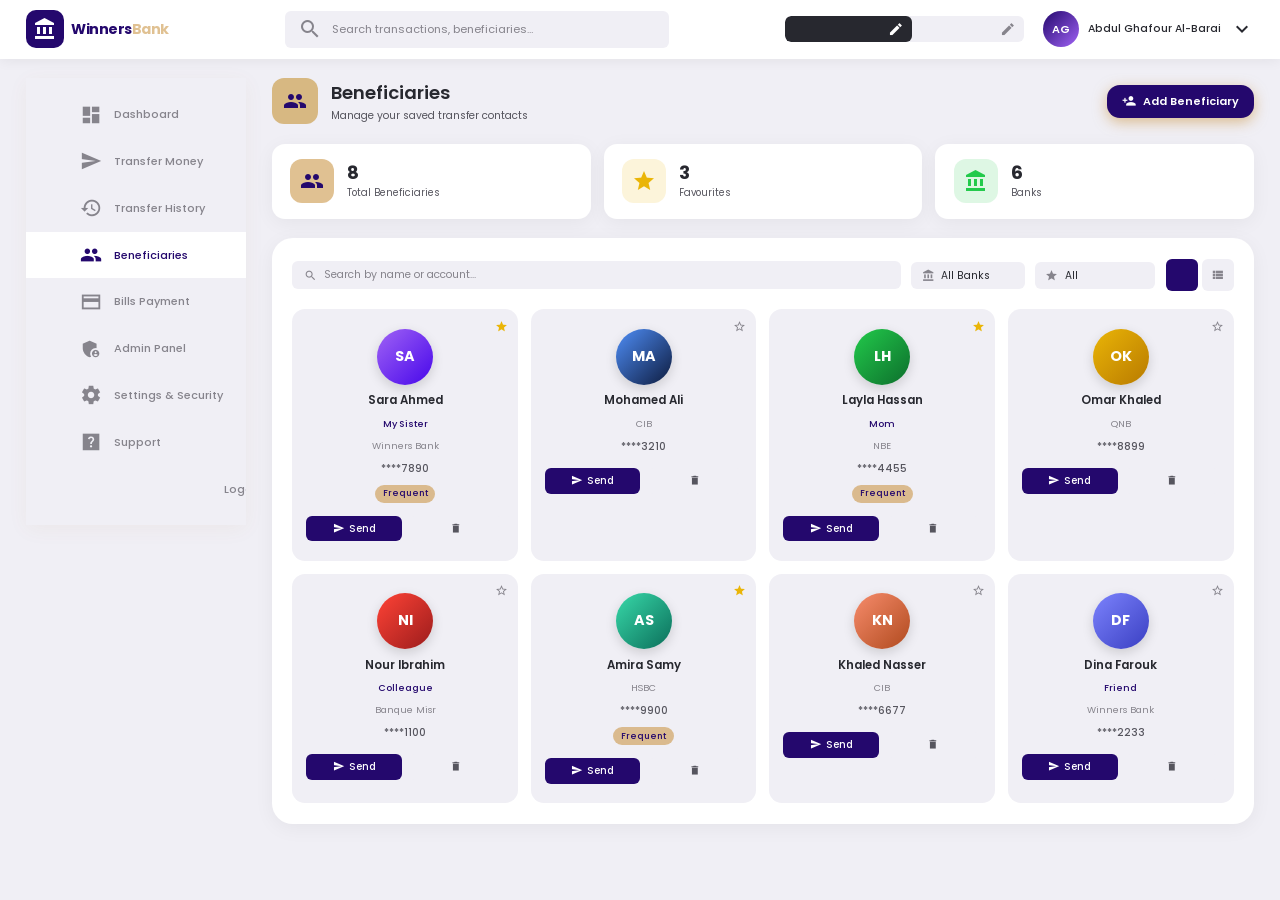
<file: wwwroot/Beneficiaries.HTML>
<!doctype html>
<html lang="en">
  <head>
    <meta charset="UTF-8" />
    <meta name="viewport" content="width=device-width, initial-scale=1.0" />
    <title>Beneficiaries — Winners Bank</title>
    <link
      href="https://fonts.googleapis.com/icon?family=Material+Icons+Sharp"
      rel="stylesheet"
    />
    <!--GOOGLE FONT "POPPINS"-->
    <link rel="preconnect" href="https://fonts.googleapis.com" />
    <link rel="preconnect" href="https://fonts.gstatic.com" crossorigin />
    <link
      href="https://fonts.googleapis.com/css2?family=Poppins:wght@300;400;500;600;700&display=swap"
      rel="stylesheet"
    />
    <style>
      :root {
        --color-white: #ffffff;
        --color-light: #f0eff5;
        --color-gray-light: #86848c;
        --color-gray-dark: #56555e;
        --color-dark: #27282f;
        --color-primary: #24086d;
        --color-primary-light: rgba(204, 153, 76, 0.607);
        --color-success: #22ca4b;
        --color-success-light: rgba(34, 202, 75, 0.15);
        --color-danger: #ff4336;
        --color-danger-light: rgba(255, 67, 54, 0.15);
        --color-warning: #eab507;
        --color-warning-light: rgba(234, 181, 7, 0.15);
        --color-purple: #a063f5;
        --color-purple-light: rgba(160, 99, 245, 0.15);
        --card-border-radius: 1.6rem;
        --border-radius-1: 1rem;
        --border-radius-2: 6px;
        --card-padding: 1.6rem;
        --sidebar-width: 220px;
        --background-color: rgba(199, 148, 53, 0.597);
      }
      .dark-theme {
        --color-white: #131315;
        --color-light: #23232a;
        --color-dark: #ddd;
        --color-gray-dark: #adacb5;
      }
      *,
      *::before,
      *::after {
        margin: 0;
        padding: 0;
        box-sizing: border-box;
        outline: 0;
        border: 0;
        appearance: none;
        text-decoration: none;
        list-style: none;
      }
      html {
        font-size: 13px;
      }
      body {
        font-family: "Poppins", sans-serif;
        background: var(--color-light);
        color: var(--color-dark);
        min-height: 100vh;
      }
      h2 {
        font-size: 1.4rem;
      }
      h4 {
        font-size: 0.95rem;
      }
      h5 {
        font-size: 0.85rem;
        font-weight: 500;
      }
      p {
        font-size: 0.85rem;
        color: var(--color-gray-dark);
      }

      /* ===== NAVBAR ===== */
      nav {
        width: 100%;
        background: var(--color-white);
        padding: 0.8rem 0;
        position: sticky;
        top: 0;
        z-index: 100;
        box-shadow: 0 2px 12px rgba(0, 0, 0, 0.06);
      }
      nav .container {
        display: flex;
        justify-content: space-between;
        align-items: center;
        width: 96%;
        margin: 0 auto;
      }
      nav .logo-area {
        display: flex;
        align-items: center;
        gap: 0.6rem;
      }
      nav .logo-icon {
        width: 38px;
        height: 38px;
        background: var(--color-primary);
        border-radius: 10px;
        display: flex;
        align-items: center;
        justify-content: center;
        color: white;
        font-size: 1.4rem;
      }
      nav .logo-text {
        font-size: 1.1rem;
        font-weight: 700;
        color: var(--color-primary);
        letter-spacing: -0.5px;
      }
      nav .logo-text span {
        color: var(--color-primary-light);
      }
      nav .search-bar {
        background: var(--color-light);
        padding: 0.5rem 1rem;
        width: 30vw;
        border-radius: var(--border-radius-2);
        display: flex;
        align-items: center;
        gap: 0.8rem;
        color: var(--color-gray-light);
      }
      nav .search-bar input {
        background: transparent;
        width: 100%;
        font-family: "Poppins", sans-serif;
        font-size: 0.85rem;
        color: var(--color-dark);
      }
      nav .search-bar input::placeholder {
        color: var(--color-gray-light);
      }
      nav .profile-area {
        display: flex;
        align-items: center;
        gap: 1.5rem;
      }
      nav .theme-btn {
        display: flex;
        background: var(--color-light);
        border-radius: var(--border-radius-2);
        overflow: hidden;
        cursor: pointer;
      }
      nav .theme-btn span {
        padding: 0.4rem 0.6rem;
        font-size: 1.2rem;
        display: flex;
        align-items: center;
        justify-content: center;
        color: var(--color-gray-light);
        transition: all 200ms ease;
      }
      nav .theme-btn span.active {
        background: var(--color-dark);
        color: var(--color-white);
        border-radius: var(--border-radius-2);
      }
      nav .profile {
        display: flex;
        align-items: center;
        gap: 0.7rem;
        cursor: pointer;
      }
      nav .profile-photo {
        width: 36px;
        height: 36px;
        border-radius: 50%;
        background: linear-gradient(
          135deg,
          var(--color-primary),
          var(--color-purple)
        );
        display: flex;
        align-items: center;
        justify-content: center;
        color: white;
        font-size: 0.85rem;
        font-weight: 600;
        flex-shrink: 0;
      }
      nav .profile h5 {
        font-size: 0.82rem;
        white-space: nowrap;
      }
      #menu-btn {
        display: none;
        background: transparent;
        cursor: pointer;
        color: var(--color-dark);
        font-size: 1.5rem;
      }

      /* ===== LAYOUT ===== */
      main {
        display: grid;
        grid-template-columns: var(--sidebar-width) 1fr;
        gap: 2rem;
        width: 96%;
        margin: 1.5rem auto 4rem;
      }
      aside {
        display: flex;
        flex-direction: column;
        justify-content: space-between;
        height: 88vh;
      }
      #close-btn {
        display: none;
      }

      .sidebar {
        padding: 1rem 0;
        box-shadow: 0 4px 20px rgba(149, 89, 20, 0.05);
        overflow: hidden;
      }
      .sidebar a {
        display: flex;
        align-items: center;
        gap: 0.9rem;
        height: 3.6rem;
        padding: 0 1.2rem;
        color: var(--color-gray-light);
        position: relative;
        transition: all 250ms ease;
      }
      .sidebar a span.material-icons-sharp {
        font-size: 1.7rem;
        margin-left: 3rem;
        transition: all 500ms ease;
      }

      .sidebar a h4 {
        font-size: 0.85rem;
        font-weight: 500;
        white-space: nowrap;
      }
      .sidebar a.active {
        background: var(--color-white);
        color: var(--color-primary);
      }
      .sidebar a.active::before {
        content: "";
        width: 6px;
        height: 100%;
        position: absolute;
        background: var(color --color-primary);
      }
      .sidebar a:hover {
        color: var(--color-primary);
      }
      .sidebar a:hover span.material-icons-sharp {
        transform: translateX(4px);
        margin-left: 2rem;
      }

      /* ===== CONTENT ===== */
      .content {
        display: flex;
        flex-direction: column;
        gap: 1.5rem;
      }

      .page-header {
        display: flex;
        align-items: center;
        justify-content: space-between;
        flex-wrap: wrap;
        gap: 1rem;
      }
      .page-header-left {
        display: flex;
        align-items: center;
        gap: 1rem;
      }
      .page-header .icon-box {
        width: 46px;
        height: 46px;
        border-radius: 12px;
        background: var(--background-color);
        display: flex;
        align-items: center;
        justify-content: center;
        color: var(--color-primary);
        font-size: 1.5rem;
      }
      .page-header h2 {
        font-weight: 600;
      }
      .page-header p {
        font-size: 0.8rem;
        margin-top: 2px;
      }

      .btn-add {
        display: flex;
        align-items: center;
        gap: 0.5rem;
        padding: 0.6rem 1.2rem;
        background: var(--color-primary);
        color: white;
        border-radius: var(--border-radius-1);
        font-family: "Poppins", sans-serif;
        font-size: 0.85rem;
        font-weight: 600;
        cursor: pointer;
        transition: all 250ms ease;
        box-shadow: 0 4px 14px var(--color-primary-light);
      }
      .btn-add:hover {
        background: #2a0977;
        transform: translateY(-1px);
      }
      .btn-add .material-icons-sharp {
        font-size: 1.1rem;
      }

      .card {
        background: var(--color-white);
        border-radius: var(--card-border-radius);
        padding: var(--card-padding);
        box-shadow: 0 4px 20px rgba(0, 0, 0, 0.05);
      }

      /* ===== STATS ===== */
      .stats-row {
        display: grid;
        grid-template-columns: repeat(3, 1fr);
        gap: 1rem;
      }
      .stat-card {
        background: var(--color-white);
        border-radius: var(--border-radius-1);
        padding: 1.2rem 1.4rem;
        box-shadow: 0 4px 20px rgba(0, 0, 0, 0.05);
        display: flex;
        align-items: center;
        gap: 1rem;
      }
      .stat-card .stat-icon {
        width: 44px;
        height: 44px;
        border-radius: 12px;
        display: flex;
        align-items: center;
        justify-content: center;
        font-size: 1.4rem;
        flex-shrink: 0;
      }
      .stat-card .stat-info h3 {
        font-size: 1.4rem;
        font-weight: 700;
        line-height: 1.2;
      }
      .stat-card .stat-info p {
        font-size: 0.75rem;
        margin-top: 2px;
      }

      /* ===== FILTERS ===== */
      .filters-bar {
        display: flex;
        align-items: center;
        gap: 0.8rem;
        flex-wrap: wrap;
        margin-bottom: 1.4rem;
      }
      .search-filter {
        display: flex;
        align-items: center;
        gap: 0.5rem;
        background: var(--color-light);
        border-radius: var(--border-radius-2);
        padding: 0.45rem 0.9rem;
        flex: 1;
        min-width: 200px;
      }
      .search-filter input {
        background: transparent;
        width: 100%;
        font-family: "Poppins", sans-serif;
        font-size: 0.82rem;
        color: var(--color-dark);
      }
      .search-filter input::placeholder {
        color: var(--color-gray-light);
      }
      .search-filter .material-icons-sharp {
        font-size: 1rem;
        color: var(--color-gray-light);
      }
      .filter-group {
        display: flex;
        align-items: center;
        gap: 0.5rem;
        background: var(--color-light);
        border-radius: var(--border-radius-2);
        padding: 0.45rem 0.8rem;
        font-size: 0.8rem;
        color: var(--color-gray-dark);
      }
      .filter-group select {
        background: transparent;
        font-family: "Poppins", sans-serif;
        font-size: 0.8rem;
        color: var(--color-dark);
        cursor: pointer;
      }
      .filter-group .material-icons-sharp {
        font-size: 1rem;
        color: var(--color-gray-light);
      }

      /* View toggle */
      .view-toggle {
        display: flex;
        gap: 0.3rem;
        margin-left: auto;
      }
      .view-btn {
        width: 32px;
        height: 32px;
        border-radius: var(--border-radius-2);
        display: flex;
        align-items: center;
        justify-content: center;
        cursor: pointer;
        background: var(--color-light);
        color: var(--color-gray-light);
        transition: all 200ms ease;
      }
      .view-btn.active {
        background: var(--color-primary);
        color: white;
      }
      .view-btn .material-icons-sharp {
        font-size: 1.1rem;
      }

      /* ===== GRID VIEW ===== */
      .beneficiaries-grid {
        display: grid;
        grid-template-columns: repeat(auto-fill, minmax(200px, 1fr));
        gap: 1rem;
      }

      .bene-card {
        background: var(--color-light);
        border-radius: var(--border-radius-1);
        padding: 1.4rem 1rem;
        display: flex;
        flex-direction: column;
        align-items: center;
        gap: 0.6rem;
        cursor: pointer;
        transition: all 250ms ease;
        position: relative;
        border: 1.5px solid transparent;
      }
      .bene-card:hover {
        background: var(--color-white);
        border-color: var(--color-primary-light);
        box-shadow: 0 6px 20px rgba(71, 7, 234, 0.1);
        transform: translateY(-2px);
      }

      .bene-card .fav-btn {
        position: absolute;
        top: 0.7rem;
        right: 0.7rem;
        background: none;
        cursor: pointer;
        color: var(--color-gray-light);
        font-size: 1rem;
        transition: color 200ms ease;
      }
      .bene-card .fav-btn.active {
        color: #eab507;
      }

      .bene-card .avatar {
        width: 56px;
        height: 56px;
        border-radius: 50%;
        display: flex;
        align-items: center;
        justify-content: center;
        font-size: 1.1rem;
        font-weight: 700;
        color: white;
        box-shadow: 0 4px 12px rgba(0, 0, 0, 0.15);
      }

      .bene-card .bene-name {
        font-weight: 600;
        font-size: 0.9rem;
        text-align: center;
      }
      .bene-card .bene-bank {
        font-size: 0.72rem;
        color: var(--color-gray-light);
      }
      .bene-card .bene-acc {
        font-size: 0.78rem;
        color: var(--color-gray-dark);
        font-weight: 500;
      }

      .bene-card .badge-freq {
        font-size: 0.68rem;
        padding: 0.2rem 0.6rem;
        border-radius: 20px;
        font-weight: 500;
      }

      .bene-card .card-actions {
        display: flex;
        gap: 0.5rem;
        margin-top: 0.4rem;
        width: 100%;
      }
      .bene-card .card-actions button {
        flex: 1;
        padding: 0.45rem;
        border-radius: var(--border-radius-2);
        font-family: "Poppins", sans-serif;
        font-size: 0.75rem;
        font-weight: 500;
        cursor: pointer;
        transition: all 200ms ease;
        display: flex;
        align-items: center;
        justify-content: center;
        gap: 0.3rem;
      }
      .bene-card .card-actions .btn-send {
        background: var(--color-primary);
        color: white;
      }
      .bene-card .card-actions .btn-send:hover {
        background: #3800c0;
      }
      .bene-card .card-actions .btn-more {
        background: var(--color-light);
        color: var(--color-gray-dark);
      }
      .bene-card .card-actions .btn-more:hover {
        background: var(--color-danger-light);
        color: var(--color-danger);
      }
      .bene-card .card-actions .material-icons-sharp {
        font-size: 0.9rem;
      }

      /* ===== LIST VIEW ===== */
      .beneficiaries-list {
        display: flex;
        flex-direction: column;
        gap: 0.6rem;
      }
      .bene-list-item {
        display: flex;
        align-items: center;
        gap: 1rem;
        padding: 0.9rem 1rem;
        border-radius: var(--border-radius-1);
        background: var(--color-light);
        cursor: pointer;
        transition: all 200ms ease;
        border: 1.5px solid transparent;
      }
      .bene-list-item:hover {
        background: var(--color-white);
        border-color: var(--color-primary-light);
        box-shadow: 0 4px 14px rgba(71, 7, 234, 0.08);
      }
      .bene-list-item .avatar {
        width: 42px;
        height: 42px;
        border-radius: 50%;
        display: flex;
        align-items: center;
        justify-content: center;
        font-size: 0.9rem;
        font-weight: 700;
        color: white;
        flex-shrink: 0;
      }
      .bene-list-item .bene-info {
        flex: 1;
      }
      .bene-list-item .bene-name {
        font-weight: 600;
        font-size: 0.88rem;
      }
      .bene-list-item .bene-sub {
        font-size: 0.75rem;
        color: var(--color-gray-light);
        margin-top: 2px;
      }
      .bene-list-item .bene-acc-right {
        font-size: 0.82rem;
        font-weight: 500;
        color: var(--color-gray-dark);
        white-space: nowrap;
      }
      .bene-list-item .list-actions {
        display: flex;
        gap: 0.4rem;
      }
      .bene-list-item .list-actions button {
        padding: 0.35rem 0.7rem;
        border-radius: var(--border-radius-2);
        font-family: "Poppins", sans-serif;
        font-size: 0.75rem;
        font-weight: 500;
        cursor: pointer;
        transition: all 200ms ease;
        display: flex;
        align-items: center;
        gap: 0.25rem;
      }
      .bene-list-item .list-actions .btn-send {
        background: var(--color-primary);
        color: white;
      }
      .bene-list-item .list-actions .btn-send:hover {
        background: #3800c0;
      }
      .bene-list-item .list-actions .btn-del {
        background: var(--color-danger-light);
        color: var(--color-danger);
      }
      .bene-list-item .list-actions .btn-del:hover {
        background: var(--color-danger);
        color: white;
      }
      .bene-list-item .list-actions .material-icons-sharp {
        font-size: 0.9rem;
      }
      .bene-list-item .fav-star {
        color: var(--color-gray-light);
        font-size: 1rem;
        cursor: pointer;
        transition: color 200ms;
      }
      .bene-list-item .fav-star.active {
        color: #eab507;
      }

      /* empty state */
      .empty-state {
        text-align: center;
        padding: 3rem 1rem;
        display: none;
        flex-direction: column;
        align-items: center;
        gap: 0.8rem;
      }
      .empty-state .material-icons-sharp {
        font-size: 3rem;
        color: var(--color-gray-light);
      }
      .empty-state h4 {
        color: var(--color-gray-dark);
      }

      /* ===== MODAL ===== */
      .modal-overlay {
        display: none;
        position: fixed;
        inset: 0;
        background: rgba(0, 0, 0, 0.4);
        z-index: 300;
        align-items: center;
        justify-content: center;
        backdrop-filter: blur(3px);
      }
      .modal-overlay.open {
        display: flex;
        animation: fadeIn 200ms ease;
      }
      @keyframes fadeIn {
        from {
          opacity: 0;
        }
        to {
          opacity: 1;
        }
      }

      .modal {
        background: var(--color-white);
        border-radius: var(--card-border-radius);
        padding: 2rem;
        width: 440px;
        max-width: 95vw;
        box-shadow: 0 20px 60px rgba(0, 0, 0, 0.2);
        animation: slideUp 250ms ease;
      }
      @keyframes slideUp {
        from {
          transform: translateY(20px);
          opacity: 0;
        }
        to {
          transform: translateY(0);
          opacity: 1;
        }
      }
      .modal-header {
        display: flex;
        align-items: center;
        justify-content: space-between;
        margin-bottom: 1.5rem;
      }
      .modal-header h3 {
        font-size: 1.1rem;
        font-weight: 600;
      }
      .modal-close {
        background: var(--color-light);
        border-radius: 50%;
        width: 32px;
        height: 32px;
        display: flex;
        align-items: center;
        justify-content: center;
        cursor: pointer;
        color: var(--color-gray-dark);
        font-size: 1.1rem;
        transition: all 200ms;
      }
      .modal-close:hover {
        background: var(--color-danger-light);
        color: var(--color-danger);
      }

      .form-group {
        display: flex;
        flex-direction: column;
        gap: 0.4rem;
        margin-bottom: 1rem;
      }
      .form-group label {
        font-size: 0.8rem;
        font-weight: 500;
        color: var(--color-gray-dark);
      }
      .input-wrap {
        position: relative;
      }
      .input-wrap .material-icons-sharp {
        position: absolute;
        left: 0.8rem;
        top: 50%;
        transform: translateY(-50%);
        font-size: 1.1rem;
        color: var(--color-gray-light);
        pointer-events: none;
      }
      .form-group input,
      .form-group select {
        width: 100%;
        padding: 0.75rem 0.9rem 0.75rem 2.4rem;
        border-radius: var(--border-radius-1);
        border: 1.5px solid #e0dff0;
        font-family: "Poppins", sans-serif;
        font-size: 0.85rem;
        color: var(--color-dark);
        background: var(--color-light);
        transition:
          border-color 200ms,
          box-shadow 200ms;
      }
      .form-group input:focus,
      .form-group select:focus {
        border-color: var(--color-primary);
        box-shadow: 0 0 0 3px var(--color-primary-light);
        background: var(--color-white);
      }
      .error-msg {
        font-size: 0.72rem;
        color: var(--color-danger);
        min-height: 1rem;
      }

      .modal-actions {
        display: flex;
        gap: 0.8rem;
        margin-top: 0.5rem;
      }
      .btn-cancel {
        flex: 1;
        padding: 0.75rem;
        background: var(--color-light);
        color: var(--color-gray-dark);
        border-radius: var(--border-radius-1);
        font-family: "Poppins", sans-serif;
        font-size: 0.88rem;
        font-weight: 500;
        cursor: pointer;
        transition: all 200ms;
      }
      .btn-cancel:hover {
        background: #e0dff0;
      }
      .btn-save {
        flex: 1;
        padding: 0.75rem;
        background: var(--color-primary);
        color: white;
        border-radius: var(--border-radius-1);
        font-family: "Poppins", sans-serif;
        font-size: 0.88rem;
        font-weight: 600;
        cursor: pointer;
        transition: all 200ms;
        box-shadow: 0 4px 14px var(--color-primary-light);
      }
      .btn-save:hover {
        background: #3800c0;
      }

      /* confirm delete modal */
      .confirm-modal {
        width: 360px;
        text-align: center;
      }
      .confirm-modal .icon {
        font-size: 2.5rem;
        color: var(--color-danger);
        margin-bottom: 0.8rem;
      }
      .confirm-modal h3 {
        margin-bottom: 0.5rem;
      }
      .confirm-modal p {
        margin-bottom: 1.5rem;
      }
      .btn-delete-confirm {
        flex: 1;
        padding: 0.75rem;
        background: var(--color-danger);
        color: white;
        border-radius: var(--border-radius-1);
        font-family: "Poppins", sans-serif;
        font-size: 0.88rem;
        font-weight: 600;
        cursor: pointer;
        transition: all 200ms;
      }
      .btn-delete-confirm:hover {
        background: #c0392b;
      }

      /* ===== RESPONSIVE ===== */
      @media (max-width: 900px) {
        main {
          grid-template-columns: 1fr;
        }
        aside {
          position: fixed;
          left: -100%;
          top: 0;
          height: 100vh;
          width: var(--sidebar-width);
          z-index: 200;
          background: var(--color-white);
          transition: left 300ms ease;
          box-shadow: 4px 0 20px rgba(0, 0, 0, 0.15);
        }
        aside.open {
          left: 0;
        }
        #close-btn {
          display: flex;
          margin: 1rem;
          cursor: pointer;
          background: none;
          color: var(--color-dark);
          font-size: 1.4rem;
        }
        #menu-btn {
          display: flex;
        }
        nav .search-bar {
          width: 40vw;
        }
        .stats-row {
          grid-template-columns: 1fr 1fr;
        }
      }
      @media (max-width: 500px) {
        .stats-row {
          grid-template-columns: 1fr;
        }
        .beneficiaries-grid {
          grid-template-columns: repeat(auto-fill, minmax(150px, 1fr));
        }
      }
    </style>
  </head>
  <body>
    <!-- NAVBAR -->
    <nav>
      <div class="container">
        <div class="logo-area">
          <div class="logo-icon">
            <span class="material-icons-sharp">account_balance</span>
          </div>
          <div class="logo-text">Winners<span>Bank</span></div>
        </div>
        <div class="search-bar">
          <span class="material-icons-sharp">search</span>
          <input
            type="search"
            placeholder="Search transactions, beneficiaries…"
          />
        </div>
        <div class="profile-area">
          <div class="theme-btn" onclick="toggleTheme()">
            <span class="material-icons-sharp active" id="lightIcon"
              >light_mode</span
            >
            <span class="material-icons-sharp" id="darkIcon">dark_mode</span>
          </div>
          <div class="profile">
            <div class="profile-photo">AG</div>
            <h5>Abdul Ghafour Al-Barai</h5>
            <span class="material-icons-sharp">expand_more</span>
          </div>
          <button id="menu-btn" onclick="toggleSidebar()">
            <span class="material-icons-sharp">menu</span>
          </button>
        </div>
      </div>
    </nav>

    <!-- MAIN -->
    <main>
      <!-- SIDEBAR -->
      <aside id="sidebar">
        <button id="close-btn" onclick="toggleSidebar()">
          <span class="material-icons-sharp">close</span>
        </button>
        <div class="sidebar">
          <a href="index.html">
            <span class="material-icons-sharp">dashboard</span>
            <h4>Dashboard</h4>
          </a>

          <a href="transfer.html">
            <span class="material-icons-sharp">send</span>
            <h4>Transfer Money</h4>
          </a>
          <a href="transfer_his.html">
            <span class="material-icons-sharp">history</span>
            <h4>Transfer History</h4>
          </a>

          <a href="Beneficiaries.HTML" class="active">
            <span class="material-icons-sharp">group</span>
            <h4>Beneficiaries</h4>
          </a>

          <a href="bills.html">
            <span class="material-icons-sharp">payment</span>
            <h4>Bills Payment</h4>
          </a>
          <a href="adminmonitor.html">
            <span class="material-icons-sharp">admin_panel_settings</span>
            <h4>Admin Panel</h4>
          </a>

          <a href="settings.html">
            <span class="material-icons-sharp">settings</span>
            <h4>Settings & Security</h4>
          </a>

          <a href="support.html">
            <span class="material-icons-sharp">help_center</span>
            <h4>Support</h4>
          </a>
          <a href="logout.html" id="logout-link">
            <span class="material-icons-sharp">logout</span>
            <h4>Logout</h4>
          </a>
        </div>
      </aside>
      <!-- CONTENT -->
      <div class="content">
        <!-- Header -->
        <div class="page-header">
          <div class="page-header-left">
            <div class="icon-box">
              <span class="material-icons-sharp">group</span>
            </div>
            <div>
              <h2>Beneficiaries</h2>
              <p>Manage your saved transfer contacts</p>
            </div>
          </div>
          <button class="btn-add" onclick="openAddModal()">
            <span class="material-icons-sharp">person_add</span>
            Add Beneficiary
          </button>
        </div>

        <!-- Stats -->
        <div class="stats-row">
          <div class="stat-card">
            <div
              class="stat-icon"
              style="
                background: var(--color-primary-light);
                color: var(--color-primary);
              "
            >
              <span class="material-icons-sharp">group</span>
            </div>
            <div class="stat-info">
              <h3 id="statTotal">0</h3>
              <p>Total Beneficiaries</p>
            </div>
          </div>
          <div class="stat-card">
            <div
              class="stat-icon"
              style="
                background: var(--color-warning-light);
                color: var(--color-warning);
              "
            >
              <span class="material-icons-sharp">star</span>
            </div>
            <div class="stat-info">
              <h3 id="statFav">0</h3>
              <p>Favourites</p>
            </div>
          </div>
          <div class="stat-card">
            <div
              class="stat-icon"
              style="
                background: var(--color-success-light);
                color: var(--color-success);
              "
            >
              <span class="material-icons-sharp">account_balance</span>
            </div>
            <div class="stat-info">
              <h3 id="statBanks">0</h3>
              <p>Banks</p>
            </div>
          </div>
        </div>

        <!-- Table/Grid Card -->
        <div class="card">
          <div class="filters-bar">
            <div class="search-filter">
              <span class="material-icons-sharp">search</span>
              <input
                type="text"
                id="searchInput"
                placeholder="Search by name or account…"
                oninput="renderBeneficiaries()"
              />
            </div>
            <div class="filter-group">
              <span class="material-icons-sharp">account_balance</span>
              <select id="bankFilter" onchange="renderBeneficiaries()">
                <option value="">All Banks</option>
              </select>
            </div>
            <div class="filter-group">
              <span class="material-icons-sharp">star</span>
              <select id="favFilter" onchange="renderBeneficiaries()">
                <option value="">All</option>
                <option value="fav">Favourites Only</option>
              </select>
            </div>
            <div class="view-toggle">
              <div
                class="view-btn active"
                id="gridBtn"
                onclick="setView('grid')"
              >
                <span class="material-icons-sharp">grid_view</span>
              </div>
              <div class="view-btn" id="listBtn" onclick="setView('list')">
                <span class="material-icons-sharp">view_list</span>
              </div>
            </div>
          </div>

          <!-- Grid -->
          <div class="beneficiaries-grid" id="gridView"></div>
          <!-- List -->
          <div
            class="beneficiaries-list"
            id="listView"
            style="display: none"
          ></div>
          <!-- Empty -->
          <div class="empty-state" id="emptyState">
            <span class="material-icons-sharp">person_search</span>
            <h4>No beneficiaries found</h4>
            <p>Try a different search or add a new one.</p>
          </div>
        </div>
      </div>
    </main>

    <!-- ADD / EDIT MODAL -->
    <div
      class="modal-overlay"
      id="addModal"
      onclick="closeOnOverlay(event, 'addModal')"
    >
      <div class="modal">
        <div class="modal-header">
          <h3 id="modalTitle">Add Beneficiary</h3>
          <div class="modal-close" onclick="closeModal('addModal')">
            <span class="material-icons-sharp">close</span>
          </div>
        </div>

        <input type="hidden" id="editId" />

        <div class="form-group">
          <label>Full Name</label>
          <div class="input-wrap">
            <span class="material-icons-sharp">person</span>
            <input type="text" id="inputName" placeholder="e.g. Sara Ahmed" />
          </div>
          <div class="error-msg" id="errName"></div>
        </div>

        <div class="form-group">
          <label>Account Number</label>
          <div class="input-wrap">
            <span class="material-icons-sharp">credit_card</span>
            <input type="text" id="inputAcc" placeholder="e.g. 1234567890" />
          </div>
          <div class="error-msg" id="errAcc"></div>
        </div>

        <div class="form-group">
          <label>Bank</label>
          <div class="input-wrap">
            <span class="material-icons-sharp">account_balance</span>
            <select id="inputBank">
              <option value="Winners Bank">Winners Bank</option>
              <option value="CIB">CIB</option>
              <option value="NBE">NBE</option>
              <option value="QNB">QNB</option>
              <option value="Banque Misr">Banque Misr</option>
              <option value="HSBC">HSBC</option>
            </select>
          </div>
        </div>

        <div class="form-group">
          <label>Nickname (Optional)</label>
          <div class="input-wrap">
            <span class="material-icons-sharp">label</span>
            <input type="text" id="inputNick" placeholder="e.g. My Sister" />
          </div>
        </div>

        <div class="modal-actions">
          <button class="btn-cancel" onclick="closeModal('addModal')">
            Cancel
          </button>
          <button class="btn-save" onclick="saveBeneficiary()">
            Save Beneficiary
          </button>
        </div>
      </div>
    </div>

    <!-- DELETE CONFIRM MODAL -->
    <div
      class="modal-overlay"
      id="deleteModal"
      onclick="closeOnOverlay(event, 'deleteModal')"
    >
      <div class="modal confirm-modal">
        <span class="material-icons-sharp icon">delete_forever</span>
        <h3>Delete Beneficiary?</h3>
        <p>
          This action cannot be undone. The beneficiary will be permanently
          removed.
        </p>
        <div class="modal-actions">
          <button class="btn-cancel" onclick="closeModal('deleteModal')">
            Cancel
          </button>
          <button class="btn-delete-confirm" onclick="confirmDelete()">
            Yes, Delete
          </button>
        </div>
      </div>
    </div>

    <script>
      /* ===== DATA ===== */
      const COLORS = [
        "linear-gradient(135deg,#a063f5,#4707ea)",
        "linear-gradient(135deg,#4f8ef7,#0d1b3e)",
        "linear-gradient(135deg,#22ca4b,#0d6e2c)",
        "linear-gradient(135deg,#eab507,#b87a00)",
        "linear-gradient(135deg,#ff4336,#9b1c1c)",
        "linear-gradient(135deg,#38d9a9,#0b6e5a)",
        "linear-gradient(135deg,#f78c6c,#b04a1e)",
        "linear-gradient(135deg,#7c83fd,#3a3fc2)",
      ];

      let beneficiaries = [
        {
          id: 1,
          name: "Sara Ahmed",
          acc: "1234567890",
          bank: "Winners Bank",
          nick: "My Sister",
          fav: true,
          color: COLORS[0],
        },
        {
          id: 2,
          name: "Mohamed Ali",
          acc: "9876543210",
          bank: "CIB",
          nick: "",
          fav: false,
          color: COLORS[1],
        },
        {
          id: 3,
          name: "Layla Hassan",
          acc: "1122334455",
          bank: "NBE",
          nick: "Mom",
          fav: true,
          color: COLORS[2],
        },
        {
          id: 4,
          name: "Omar Khaled",
          acc: "5566778899",
          bank: "QNB",
          nick: "",
          fav: false,
          color: COLORS[3],
        },
        {
          id: 5,
          name: "Nour Ibrahim",
          acc: "4433221100",
          bank: "Banque Misr",
          nick: "Colleague",
          fav: false,
          color: COLORS[4],
        },
        {
          id: 6,
          name: "Amira Samy",
          acc: "6677889900",
          bank: "HSBC",
          nick: "",
          fav: true,
          color: COLORS[5],
        },
        {
          id: 7,
          name: "Khaled Nasser",
          acc: "3344556677",
          bank: "CIB",
          nick: "",
          fav: false,
          color: COLORS[6],
        },
        {
          id: 8,
          name: "Dina Farouk",
          acc: "9900112233",
          bank: "Winners Bank",
          nick: "Friend",
          fav: false,
          color: COLORS[7],
        },
      ];

      let nextId = 9;
      let deleteTargetId = null;
      let currentView = "grid";

      /* ===== HELPERS ===== */
      function initials(name) {
        return name
          .split(" ")
          .map((w) => w[0])
          .join("")
          .toUpperCase()
          .slice(0, 2);
      }
      function masked(acc) {
        return "****" + acc.slice(-4);
      }
      function freqBadge(id) {
        const freq = [1, 3, 6];
        if (freq.includes(id))
          return `<span class="badge-freq" style="background:var(--color-primary-light);color:var(--color-primary);">Frequent</span>`;
        return "";
      }
      function updateStats() {
        document.getElementById("statTotal").textContent = beneficiaries.length;
        document.getElementById("statFav").textContent = beneficiaries.filter(
          (b) => b.fav,
        ).length;
        const banks = new Set(beneficiaries.map((b) => b.bank));
        document.getElementById("statBanks").textContent = banks.size;
      }
      function populateBankFilter() {
        const sel = document.getElementById("bankFilter");
        const banks = [...new Set(beneficiaries.map((b) => b.bank))];
        sel.innerHTML =
          '<option value="">All Banks</option>' +
          banks.map((b) => `<option value="${b}">${b}</option>`).join("");
      }
      function getFiltered() {
        const q = document.getElementById("searchInput").value.toLowerCase();
        const bank = document.getElementById("bankFilter").value;
        const fav = document.getElementById("favFilter").value;
        return beneficiaries.filter((b) => {
          const matchQ = b.name.toLowerCase().includes(q) || b.acc.includes(q);
          const matchB = !bank || b.bank === bank;
          const matchF = !fav || b.fav;
          return matchQ && matchB && matchF;
        });
      }

      /* ===== RENDER ===== */
      function renderBeneficiaries() {
        const list = getFiltered();
        const grid = document.getElementById("gridView");
        const listV = document.getElementById("listView");
        const empty = document.getElementById("emptyState");

        if (list.length === 0) {
          grid.innerHTML = "";
          listV.innerHTML = "";
          empty.style.display = "flex";
          return;
        }
        empty.style.display = "none";

        // GRID
        grid.innerHTML = list
          .map(
            (b) => `
      <div class="bene-card">
        <span class="material-icons-sharp fav-btn ${b.fav ? "active" : ""}"
          onclick="toggleFav(${b.id})">
          ${b.fav ? "star" : "star_border"}
        </span>
        <div class="avatar" style="background:${b.color}">${initials(b.name)}</div>
        <div class="bene-name">${b.name}</div>
        ${b.nick ? `<div class="bene-bank" style="color:var(--color-primary);font-weight:500;">${b.nick}</div>` : ""}
        <div class="bene-bank">${b.bank}</div>
        <div class="bene-acc">${masked(b.acc)}</div>
        ${freqBadge(b.id)}
        <div class="card-actions">
          <button class="btn-send" onclick="sendTo(${b.id})">
            <span class="material-icons-sharp">send</span> Send
          </button>
          <button class="btn-more" onclick="deleteBene(${b.id})">
            <span class="material-icons-sharp">delete</span>
          </button>
        </div>
      </div>
    `,
          )
          .join("");

        // LIST
        listV.innerHTML = list
          .map(
            (b) => `
      <div class="bene-list-item">
        <div class="avatar" style="background:${b.color}">${initials(b.name)}</div>
        <div class="bene-info">
          <div class="bene-name">${b.name} ${b.nick ? `<span style="font-size:0.72rem;color:var(--color-primary);font-weight:500;">(${b.nick})</span>` : ""}</div>
          <div class="bene-sub">${b.bank} · ${masked(b.acc)}</div>
        </div>
        ${freqBadge(b.id)}
        <span class="material-icons-sharp fav-star ${b.fav ? "active" : ""}"
          onclick="toggleFav(${b.id})">
          ${b.fav ? "star" : "star_border"}
        </span>
        <div class="list-actions">
          <button class="btn-send" onclick="sendTo(${b.id})">
            <span class="material-icons-sharp">send</span> Send
          </button>
          <button class="" style="padding:0.35rem 0.5rem;border-radius:var(--border-radius-2);background:var(--color-light);color:var(--color-gray-dark);cursor:pointer;display:flex;align-items:center;font-family:'Poppins',sans-serif;font-size:0.75rem;transition:all 200ms;" onclick="openEditModal(${b.id})">
            <span class="material-icons-sharp" style="font-size:0.9rem;">edit</span>
          </button>
          <button class="btn-del" onclick="deleteBene(${b.id})">
            <span class="material-icons-sharp">delete</span>
          </button>
        </div>
      </div>
    `,
          )
          .join("");

        updateStats();
      }

      /* ===== VIEW TOGGLE ===== */
      function setView(v) {
        currentView = v;
        document.getElementById("gridView").style.display =
          v === "grid" ? "grid" : "none";
        document.getElementById("listView").style.display =
          v === "list" ? "flex" : "none";
        document
          .getElementById("gridBtn")
          .classList.toggle("active", v === "grid");
        document
          .getElementById("listBtn")
          .classList.toggle("active", v === "list");
      }

      /* ===== FAVOURITES ===== */
      function toggleFav(id) {
        const b = beneficiaries.find((x) => x.id === id);
        if (b) {
          b.fav = !b.fav;
          renderBeneficiaries();
        }
      }

      /* ===== SEND TO ===== */
      function sendTo(id) {
        const b = beneficiaries.find((x) => x.id === id);
        if (b)
          alert(
            `Redirecting to Transfer page for ${b.name} (${masked(b.acc)})…`,
          );
      }

      /* ===== ADD / EDIT MODAL ===== */
      function openAddModal() {
        document.getElementById("modalTitle").textContent = "Add Beneficiary";
        document.getElementById("editId").value = "";
        document.getElementById("inputName").value = "";
        document.getElementById("inputAcc").value = "";
        document.getElementById("inputBank").value = "Winners Bank";
        document.getElementById("inputNick").value = "";
        document.getElementById("errName").textContent = "";
        document.getElementById("errAcc").textContent = "";
        document.getElementById("addModal").classList.add("open");
      }

      function openEditModal(id) {
        const b = beneficiaries.find((x) => x.id === id);
        if (!b) return;
        document.getElementById("modalTitle").textContent = "Edit Beneficiary";
        document.getElementById("editId").value = b.id;
        document.getElementById("inputName").value = b.name;
        document.getElementById("inputAcc").value = b.acc;
        document.getElementById("inputBank").value = b.bank;
        document.getElementById("inputNick").value = b.nick;
        document.getElementById("errName").textContent = "";
        document.getElementById("errAcc").textContent = "";
        document.getElementById("addModal").classList.add("open");
      }

      function saveBeneficiary() {
        const name = document.getElementById("inputName").value.trim();
        const acc = document.getElementById("inputAcc").value.trim();
        const bank = document.getElementById("inputBank").value;
        const nick = document.getElementById("inputNick").value.trim();
        const eid = document.getElementById("editId").value;

        let valid = true;
        document.getElementById("errName").textContent = "";
        document.getElementById("errAcc").textContent = "";

        if (!name) {
          document.getElementById("errName").textContent = "Name is required";
          valid = false;
        }
        if (acc.length < 6) {
          document.getElementById("errAcc").textContent =
            "Enter a valid account number (min 6 digits)";
          valid = false;
        }
        if (!valid) return;

        if (eid) {
          const b = beneficiaries.find((x) => x.id === parseInt(eid));
          if (b) {
            b.name = name;
            b.acc = acc;
            b.bank = bank;
            b.nick = nick;
          }
        } else {
          beneficiaries.push({
            id: nextId++,
            name,
            acc,
            bank,
            nick,
            fav: false,
            color: COLORS[Math.floor(Math.random() * COLORS.length)],
          });
        }

        populateBankFilter();
        renderBeneficiaries();
        closeModal("addModal");
      }

      /* ===== DELETE ===== */
      function deleteBene(id) {
        deleteTargetId = id;
        document.getElementById("deleteModal").classList.add("open");
      }
      function confirmDelete() {
        beneficiaries = beneficiaries.filter((b) => b.id !== deleteTargetId);
        deleteTargetId = null;
        populateBankFilter();
        renderBeneficiaries();
        closeModal("deleteModal");
      }

      /* ===== MODAL HELPERS ===== */
      function closeModal(id) {
        document.getElementById(id).classList.remove("open");
      }
      function closeOnOverlay(e, id) {
        if (e.target === document.getElementById(id)) closeModal(id);
      }

      /* ===== THEME & SIDEBAR ===== */
      function toggleTheme() {
        document.body.classList.toggle("dark-theme");
        const light = !document.body.classList.contains("dark-theme");
        document.getElementById("lightIcon").classList.toggle("active", light);
        document.getElementById("darkIcon").classList.toggle("active", !light);
      }
      function toggleSidebar() {
        document.getElementById("sidebar").classList.toggle("open");
      }

      /* ===== INIT ===== */
      populateBankFilter();
      renderBeneficiaries();
    </script>
    <script>
    // ========== SEARCH FUNCTIONALITY (same as dashboard) ==========
    const searchInput = document.querySelector(".search-bar input");

    if (searchInput) {
        const searchDropdown = document.createElement("div");
        searchDropdown.className = "search-dropdown";
        searchDropdown.style.cssText = `
            position: absolute;
            top: 100%;
            left: 0;
            right: 0;
            background: white;
            border-radius: 10px;
            box-shadow: 0 4px 20px rgba(0,0,0,0.15);
            z-index: 1000;
            display: none;
            max-height: 300px;
            overflow-y: auto;
        `;

        const searchBarContainer = document.querySelector(".search-bar");
        if (searchBarContainer) {
            searchBarContainer.style.position = "relative";
            searchBarContainer.appendChild(searchDropdown);
        }

        const searchItems = [
            { name: "Dashboard", icon: "dashboard", url: "index.html" },
            { name: "Transfer Money", icon: "send", url: "transfer.html" },
            { name: "Transfer History", icon: "history", url: "transfer_his.html" },
            { name: "Beneficiaries", icon: "group", url: "Beneficiaries.HTML" },
            { name: "Bills Payment", icon: "payment", url: "bills.html" },
            { name: "Admin Panel", icon: "admin_panel_settings", url: "adminmonitor.html" },
            { name: "Settings & Security", icon: "settings", url: "settings.html" },
            { name: "Support", icon: "help_center", url: "support.html" },
            { name: "Change Password", icon: "vpn_key", url: "change.html" },
            { name: "Logout", icon: "logout", url: "logout.html" }
        ];

        searchInput.addEventListener("input", function(e) {
            const searchTerm = e.target.value.toLowerCase().trim();
            
            if (searchTerm === "") {
                searchDropdown.style.display = "none";
                return;
            }
            
            const filtered = searchItems.filter(item => 
                item.name.toLowerCase().includes(searchTerm)
            );
            
            if (filtered.length === 0) {
                searchDropdown.innerHTML = `<div style="padding: 12px; color: #888;">No results found</div>`;
                searchDropdown.style.display = "block";
                return;
            }
            
            searchDropdown.innerHTML = filtered.map(item => `
                <div class="search-item" data-url="${item.url}" style="
                    display: flex;
                    align-items: center;
                    gap: 12px;
                    padding: 12px 16px;
                    cursor: pointer;
                    transition: background 0.2s;
                    border-bottom: 1px solid #eee;
                ">
                    <span class="material-icons-sharp" style="color: #24086d;">${item.icon}</span>
                    <span>${item.name}</span>
                </div>
            `).join('');
            
            searchDropdown.style.display = "block";
            
            document.querySelectorAll(".search-item").forEach(el => {
                el.addEventListener("click", function() {
                    window.location.href = this.getAttribute("data-url");
                });
                
                el.addEventListener("mouseenter", function() {
                    this.style.background = "#f0eff5";
                });
                
                el.addEventListener("mouseleave", function() {
                    this.style.background = "";
                });
            });
        });
        
        document.addEventListener("click", function(e) {
            if (searchBarContainer && !searchBarContainer.contains(e.target)) {
                searchDropdown.style.display = "none";
            }
        });
    }
</script>
<script src="main.js"></script>
  </body>
</html>
</file>
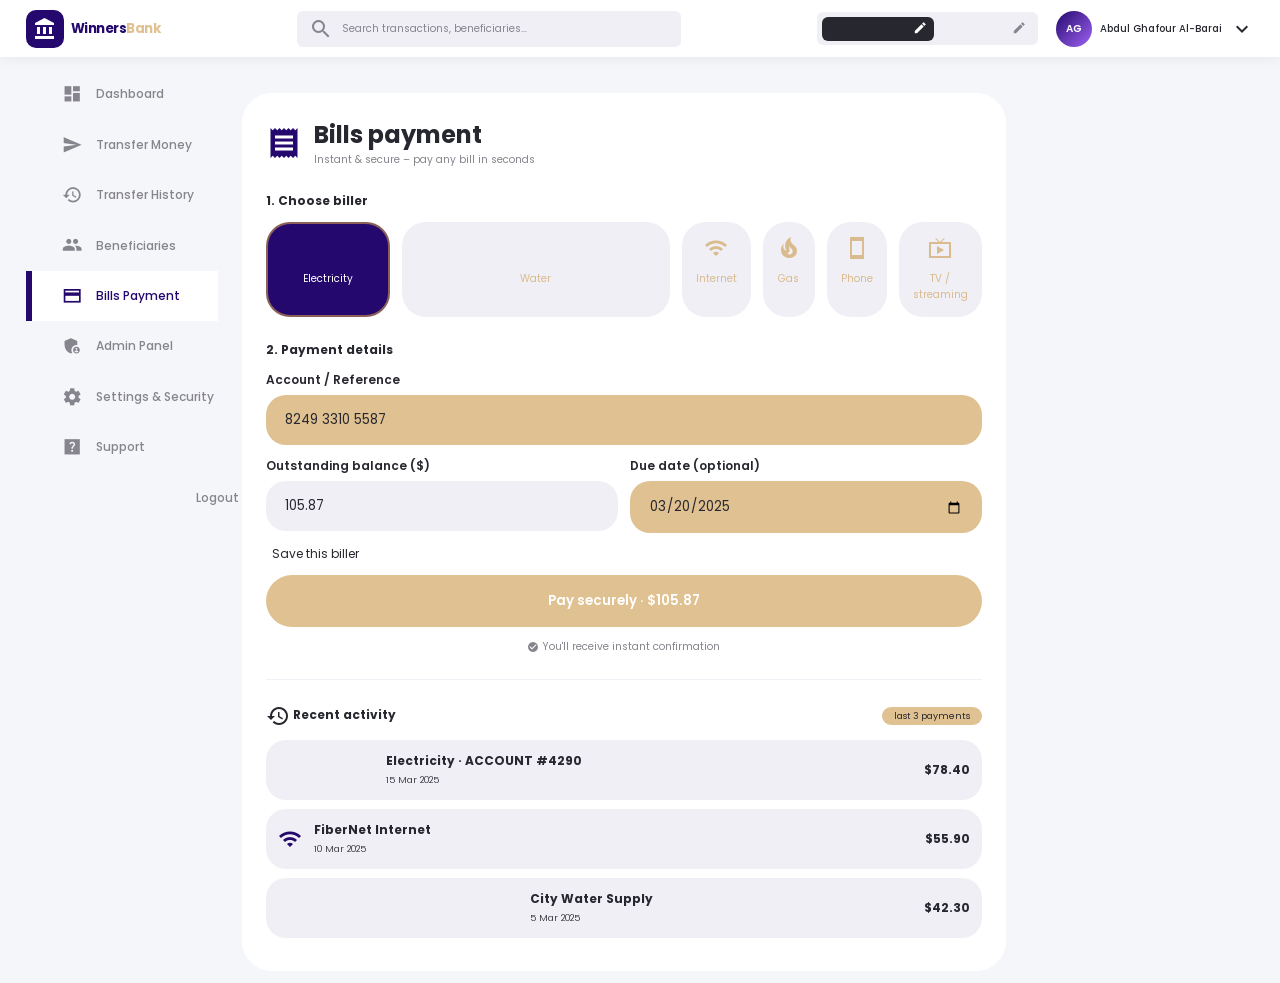
<file: wwwroot/bills.html>
<!doctype html>
<html lang="en">
  <head>
    <meta charset="UTF-8" />
    <meta
      name="viewport"
      content="width=device-width, initial-scale=1.0, maximum-scale=5.0, user-scalable=yes"
    />
    <title>Bills Payment · Dashboard</title>
    <!-- Google Fonts & Material Icons -->
    <link
      href="https://fonts.googleapis.com/icon?family=Material+Icons+Sharp"
      rel="stylesheet"
    />
    <!-- GOOGLE FONT "POPPINS" -->
    <link rel="preconnect" href="https://fonts.googleapis.com" />
    <link rel="preconnect" href="https://fonts.gstatic.com" crossorigin />
    <link
      href="https://fonts.googleapis.com/css2?family=Poppins:wght@300;400;500;600;700&display=swap"
      rel="stylesheet"
    />
    <style>
      /*========== VARIABLES ==========*/
      :root {
  --color-white: #ffffff;
  --color-light: #f0eff5;
  --color-gray-light: #86848c;
  --color-gray-dark: #56555e;
  --color-dark: #27282f;
   --color-primary: #24086d;
  --color-success: rgb(34, 202, 75);
  --color-danger: rgb(255, 67, 54);
  --color-warning: rgb(234, 181, 7);
  --color-purple: rgb(160, 99, 245);
   --color-background: #f5f6fa; /* light background */

  --color-primary-light: rgba(204, 153, 76, 0.607);
  --color-success-light: rgba(34, 202, 75, 0.2);
  --color-danger-light: rgba(255, 67, 54, 0.2);
  --color-purple-light: rgba(160, 99, 245, 0.2);

  --card-padding: 1.6rem;
  --padding-1: 1rem;
  --padding-2: 8px;

  --card-border-radius: 1.6rem;
  --border-radius-1: 1rem;
  --border-radius-2: 6px;
}
/*dark theme variable*/
.dark-theme {
    --color-white: #131315;
    --color-light: #23232a;
    --color-dark: #ddd;
    --color-gray-dark: #adacb5;
      --color-background: #0b0e14;
    
}
      /* ===== NAVBAR ===== */
      nav {
        width: 100%;
        background: var(--color-white);
        padding: 0.8rem 0;
        position: sticky;
        top: 0;
        z-index: 100;
        box-shadow: 0 2px 12px rgba(0, 0, 0, 0.06);
      }
      nav .container {
        display: flex;
        justify-content: space-between;
        align-items: center;
        width: 96%;
        margin: 0 auto;
      }
      nav .logo-area {
        display: flex;
        align-items: center;
        gap: 0.6rem;
      }
      nav .logo-icon {
        width: 38px;
        height: 38px;
        background: var(--color-primary);
        border-radius: 10px;
        display: flex;
        align-items: center;
        justify-content: center;
        color: white;
        font-size: 1.4rem;
      }
      nav .logo-text {
        font-size: 1.1rem;
        font-weight: 700;
        color: var(--color-primary);
        letter-spacing: -0.5px;
      }
      nav .logo-text span {
        color: var(--color-primary-light);
      }

      nav .search-bar {
        background: var(--color-light);
        padding: 0.5rem 1rem;
        width: 30vw;
        border-radius: var(--border-radius-2);
        display: flex;
        align-items: center;
        gap: 0.8rem;
        color: var(--color-gray-light);
      }
      nav .search-bar input {
        background: transparent;
        width: 100%;
        font-family: "Poppins", sans-serif;
        font-size: 0.85rem;
        color: var(--color-dark);
      }
      nav .search-bar input::placeholder {
        color: var(--color-gray-light);
      }

      nav .profile-area {
        display: flex;
        align-items: center;
        gap: 1.5rem;
      }

      nav .theme-btn {
        display: flex;
        background: var(--color-light);
        border-radius: var(--border-radius-2);
        overflow: hidden;
        cursor: pointer;
      }
      nav .theme-btn span {
        padding: 0.4rem 0.6rem;
        font-size: 1.2rem;
        display: flex;
        align-items: center;
        justify-content: center;
        color: var(--color-gray-light);
        transition: all 200ms ease;
      }
      nav .theme-btn span.active {
        background: var(--color-dark);
        color: var(--color-white);
        border-radius: var(--border-radius-2);
      }

      nav .profile {
        display: flex;
        align-items: center;
        gap: 0.7rem;
        cursor: pointer;
      }
      nav .profile-photo {
        width: 36px;
        height: 36px;
        border-radius: 50%;
        background: linear-gradient(
          135deg,
          var(--color-primary),
          var(--color-purple)
        );
        display: flex;
        align-items: center;
        justify-content: center;
        color: white;
        font-size: 0.85rem;
        font-weight: 600;
        flex-shrink: 0;
      }
      nav .profile h5 {
        font-size: 0.82rem;
        white-space: nowrap;
      }

      * {
        margin: 0;
        padding: 0;
        outline: 0;
        border: 0;
        appearance: none;
        text-decoration: none;
        list-style: none;
        box-sizing: border-box;
      }
      html {
        font-size: 12px;
      }
      body {
        background: var(--color-light);
        font-family: poppins, sans-serif;
        min-height: 100vh;
        color: var(--color-dark);
      }
      img {
        width: 100%;
      }
      h1 {
        font-size: 2.2rem;
      }
      h2 {
        font-size: 1.5rem;
      }
      h3 {
        font-size: 1.2rem;
      }
      h4 {
        font-size: 1rem;
      }
      h5 {
        font-size: 0.86rem;
        font-weight: 500;
      }
      h6 {
        font-size: 0.76rem;
      }
      p {
        font-size: 0.86rem;
        color: var(--color-gray-dark);
      }
      small {
        font-weight: 300;
        font-size: 0.77rem;
      }
      .text-muted {
        color: var(--color-gray-light);
      }
      .primary {
        color: var(--color-primary);
      }
      .danger {
        color: var(--color-danger);
      }
      .success {
        color: var(--color-success);
      }
      .purple {
        color: var(--color-purple);
      }

      .bg-primary {
        background: var(--color-primary);
        box-shadow: 0 0.8rem 0.8rem var(--color-primary-light);
      }
      .bg-danger {
        background: var(--color-danger);
        box-shadow: 0 0.8rem 0.8rem var(--color-dangar-light);
      }
      .bg-danger {
        background: var(--color-success);
        box-shadow: 0 0.8rem 0.8rem var(--color-success-light);
      }
      .bg-purple {
        background: var(--color-purple);
        box-shadow: 0 0.8rem 0.8rem var(--color-purple-light);
      }
      .bg-dark {
        background: #27282f;
        box-shadow: 0 0.8rem 0.8rem rgba(0, 0, 0, 0.2);
      }
      .bg-purple-light {
        background: var(--color-purple-light);
      }
      .bg-danger-light {
        background: var(--color-danger-light);
      }
      .bg-primary-light {
        background: var(--color-primary-light);
      }
      .bg-success-light {
        background: var(--color-success-light);
      }

      /*========== BASE ==========*/
      * {
        margin: 0;
        padding: 0;
        box-sizing: border-box;
        font-family: "Poppins", sans-serif;
      }

      body {
        background: var(--color-background);
        color: var(--color-dark);
        transition: var(--transition);
      }

      .container {
        width: 96%;
        margin: 1rem auto;
      }

      /*========== MAIN GRID ==========*/
      main {
        display: grid;
        grid-template-columns: 16rem auto 30rem;
        gap: 2rem;
      }

      /*========== ASIDE & SIDEBAR ==========*/
      main aside {
        display: flex;
        flex-direction: column;
        justify-content: space-between;
        height: 88vh;
        position: sticky;
        top: 1rem;
      }

      /* close button - only mobile */
      main aside button#close-btn {
        display: none;
      }

      main aside .sidebar a {
        display: flex;
        align-items: center;
        gap: 1.2rem;
        height: 4.2rem;
        color: var(--color-gray-light);
        position: relative;
        text-decoration: none;
        transition: var(--transition);
      }

      main aside .sidebar a span {
        font-size: 1.7rem;
        margin-left: 3rem;
        transition: var(--transition);
      }

      main aside .sidebar a.active {
        background: var(--color-white);
        color: var(--color-primary);
      }

      main aside .sidebar a.active::before {
        content: "";
        width: 6px;
        height: 100%;
        position: absolute;
        background: var(--color-primary);
      }

      main aside .sidebar a:hover {
        color: var(--color-primary);
      }

      main aside .sidebar a:hover span {
        margin-left: 2rem;
      }

      main aside .sidebar h4 {
        font-weight: 500;
      }

      /*========== HEADER (menu & theme) ==========*/
      .middle .header {
        display: flex;
        justify-content: space-between;
        align-items: center;
        margin-bottom: 2rem;
      }

      #menu-btn {
        background: transparent;
        border: none;
        color: var(--color-dark);
        cursor: pointer;
        display: none;
      }

      .theme-btn {
        display: flex;
        background: var(--color-light);
        border-radius: 40px;
        padding: 0.4rem;
        cursor: pointer;
      }

      .theme-btn span {
        font-size: 1.4rem;
        border-radius: 40px;
        padding: 0.3rem 0.8rem;
        color: var(--color-dark);
      }

      .theme-btn span.active {
        background: var(--color-primary);
        color: white;
      }

      /*========== BILLS PAYMENT STYLES ==========*/
      .bills-container {
        background: var(--color-white);
        border-radius: 2.5rem;
        padding: 2rem;
        box-shadow: var(--color-primary-light);
      }

      .biller-grid {
        display: grid;
        grid-template-columns: repeat(6, 1fr);
        gap: 1rem;
        margin-top: 1rem;
        
      }

      .biller-icon {
        background: var(--color-light);
        border-radius: 24px;
        padding: 1rem;
        text-align: center;
        cursor: pointer;
        transition: all 0.3s;
        border: 2px solid transparent;
        color: var(--color-primary-light);
      }
      .biller-icon span {
        font-size: 3rem;
        color: var(--color-primary-light);
      }

      .biller-icon.active {
        background: var(--color-primary);
        color: white;
        border-color: var(--color-primary-light);
      }

      .biller-icon span {
        font-size: 2rem;
         color: var(--color-primary-light);
      }

      .biller-label {
        font-size: 0.85rem;
        margin-top: 0.5rem;
      }

      .form-control {
        background: var(--color-primary-light);
        border: 1.5px solid transparent;
        border-radius: 20px;
        padding: 14px 18px;
        width: 100%;
        color: var(--color-dark);
      }

      .form-control:focus {
        border-color: var(--color-primary-light);
        outline: none;
      }

      .form-control:read-only {
        background: var(--color-light);
        cursor: default;
      }

      .btn {
        background: var(--color-primary-light);
        color: white;
        border: none;
        border-radius: 60px;
        padding: 16px 24px;
        font-weight: 600;
        width: 100%;
        cursor: pointer;
        transition: all 0.3s;
      }

      .btn:hover {
        background: var(--color-primary-light);
        transform: translateY(-3px);
      }

      .recent-item {
        background: var(--color-light);
        border-radius: 20px;
        padding: 1rem;
        display: flex;
        align-items: center;
        gap: 1rem;
        margin-bottom: 0.75rem;
        color: var(--color-dark);
      }

      .badge {
        background: var(--color-primary-light);
        color: var(--color-dark);
        padding: 0.2rem 1rem;
        border-radius: 30px;
        font-size: 0.75rem;
      }

      hr {
        border: none;
        border-top: 1px solid var(--color-light);
        margin: 2rem 0;
      }

      /* Modal */
      .modal {
        display: none;
        position: fixed;
        top: 0;
        left: 0;
        width: 100%;
        height: 100%;
        background: rgba(0, 0, 0, 0.5);
        align-items: center;
        justify-content: center;
        z-index: 1000;
      }

      .modal-content {
        background: var(--color-white);
        border-radius: 2rem;
        padding: 2rem;
        max-width: 400px;
        width: 90%;
      }

      /*========== RESPONSIVE ==========*/
      @media (max-width: 1200px) {
        main {
          grid-template-columns: 16rem auto;
        }
        .right {
          display: none;
        }
      }

      @media (max-width: 992px) {
        main {
          grid-template-columns: auto;
        }
        main aside {
          position: fixed;
          top: 0;
          left: -100%;
          z-index: 3;
          width: 18rem;
          background: var(--color-white);
          box-shadow: 2rem 0 2rem rgba(0, 0, 0, 0.2);
          height: 100vh;
          transition: var(--transition);
        }
        main aside button#close-btn {
          display: inline-block;
          position: absolute;
          top: 1rem;
          right: 1rem;
          background: transparent;
          border: none;
          color: var(--color-dark);
          cursor: pointer;
          font-size: 1.5rem;
          z-index: 4;
        }
        #menu-btn {
          display: inline-block;
        }
        .theme-btn {
          margin-left: auto;
        }
        .biller-grid {
          grid-template-columns: repeat(3, 1fr);
        }
      }

      @media (max-width: 576px) {
        .biller-grid {
          grid-template-columns: repeat(2, 1fr);
        }
        .bills-container {
          padding: 1.5rem;
        }
      }
    </style>
  </head>
  <body>
     <!-- NAVBAR -->
    <nav>
      <div class="container">
        <div class="logo-area">
          <div class="logo-icon">
            <span class="material-icons-sharp">account_balance</span>
          </div>
          <div class="logo-text">Winners<span>Bank</span></div>
        </div>

        <div class="search-bar">
          <span class="material-icons-sharp">search</span>
          <input
            type="search"
            placeholder="Search transactions, beneficiaries…"
          />
        </div>

        <div class="profile-area">
          <div class="theme-btn" onclick="toggleTheme()">
            <span class="material-icons-sharp active" id="lightIcon"
              >light_mode</span
            >
            <span class="material-icons-sharp" id="darkIcon">dark_mode</span>
          </div>
          <div class="profile">
             <div class="profile">
            <div class="profile-photo">AG</div>
            <h5>Abdul Ghafour Al-Barai</h5>
            <span class="material-icons-sharp">expand_more</span>
          </div>
          <button id="menu-btn" onclick="toggleSidebar()">
            <span class="material-icons-sharp">menu</span>
          </button>
        </div>
      </div>
    </nav>
    <div class="container">
      <main>
        <!-- ========== SIDEBAR (UPDATED WITH ALL LINKS) ========== -->
        <aside>
          <button id="close-btn">
            <span class="material-icons-sharp">close</span>
          </button>
          <div class="sidebar">
            <a href="index.html" >
            <span class="material-icons-sharp">dashboard</span>
            <h4>Dashboard</h4>
          </a>

          <a href="transfer.html">
            <span class="material-icons-sharp">send</span>
            <h4>Transfer Money</h4>
          </a>
          <a href="transfer_his.html">
            <span class="material-icons-sharp">history</span>
            <h4>Transfer History</h4>
          </a>

          <a href="Beneficiaries.HTML">
            <span class="material-icons-sharp">group</span>
            <h4>Beneficiaries</h4>
          </a>

             <a href="bills.html" class="active">
              <span class="material-icons-sharp">payment</span>
              <h4>Bills Payment</h4>
            </a>
            <a href="adminmonitor.html" >
              <span class="material-icons-sharp">admin_panel_settings</span>
              <h4>Admin Panel</h4>
            </a>
          
            
            <a href="settings.html">
              <span class="material-icons-sharp">settings</span>
              <h4>Settings & Security</h4>
            </a>
           
            <a href="support.html">
              <span class="material-icons-sharp">help_center</span>
              <h4>Support</h4>
            </a>
            <a href="logout.html" id="logout-link" >
              <span class="material-icons-sharp">logout</span>
              <h4>Logout</h4>
            </a>
          </div>
        </aside>

        <!-- ========== MIDDLE CONTENT (BILLS PAGE) ========== -->
        <div class="middle">
          <div class="header">
           
            
          </div>

          <!-- Bills payment card -->
          <div class="bills-container">
            <div
              style="
                display: flex;
                align-items: center;
                gap: 1rem;
                margin-bottom: 2rem;
                flex-wrap: wrap;
              "
            >
              <span
                class="material-icons-sharp"
                style="font-size: 3rem; color: var(--color-primary)"
                >receipt</span
              >
              <div>
                <h1
                  style="
                    color: var(--color-dark);
                    font-size: clamp(1.8rem, 5vw, 2rem);
                  "
                >
                  Bills payment
                </h1>
                <p style="color: var(--color-gray-light)">
                  Instant & secure – pay any bill in seconds
                </p>
              </div>
            </div>

            <!-- Biller selection -->
            <div style="margin-bottom: 2rem">
              <h4 style="color: var(--color-dark); margin-bottom: 1rem">
                1. Choose biller
              </h4>
              <div class="biller-grid">
                <div class="biller-icon active" data-biller="electricity">
                  <span class="material-icons-sharp">bolt</span>
                  <div class="biller-label">Electricity</div>
                </div>
                <div class="biller-icon" data-biller="water">
                  <span class="material-icons-sharp">water_drop</span>
                  <div class="biller-label">Water</div>
                </div>
                <div class="biller-icon" data-biller="internet">
                  <span class="material-icons-sharp">wifi</span>
                  <div class="biller-label">Internet</div>
                </div>
                <div class="biller-icon" data-biller="gas">
                  <span class="material-icons-sharp"
                    >local_fire_department</span
                  >
                  <div class="biller-label">Gas</div>
                </div>
                <div class="biller-icon" data-biller="phone">
                  <span class="material-icons-sharp">smartphone</span>
                  <div class="biller-label">Phone</div>
                </div>
                <div class="biller-icon" data-biller="tv">
                  <span class="material-icons-sharp">live_tv</span>
                  <div class="biller-label">TV / streaming</div>
                </div>
              </div>
            </div>

            <!-- Payment form -->
            <form id="paymentForm">
              <h4 style="color: var(--color-dark); margin-bottom: 1rem">
                2. Payment details
              </h4>
              <div
                style="display: grid; grid-template-columns: 1fr 1fr; gap: 1rem"
              >
                <div style="grid-column: span 2">
                  <label
                    style="
                      font-weight: 600;
                      display: block;
                      margin-bottom: 0.5rem;
                    "
                    >Account / Reference</label
                  >
                  <input
                    type="text"
                    class="form-control"
                    id="accountRef"
                    value="8249 3310 5587"
                    required
                  />
                </div>
                <div>
                  <label
                    style="
                      font-weight: 600;
                      display: block;
                      margin-bottom: 0.5rem;
                    "
                    >Outstanding balance ($)</label
                  >
                  <input
                    type="number"
                    step="0.01"
                    class="form-control"
                    id="amountInput"
                    readonly
                    value="129.99"
                  />
                </div>
                <div>
                  <label
                    style="
                      font-weight: 600;
                      display: block;
                      margin-bottom: 0.5rem;
                    "
                    >Due date (optional)</label
                  >
                  <input
                    type="date"
                    class="form-control"
                    id="dueDate"
                    value="2025-03-20"
                  />
                </div>
              </div>
              <div
                style="
                  display: flex;
                  align-items: center;
                  gap: 0.5rem;
                  margin: 1rem 0;
                "
              >
                <input type="checkbox" id="saveBiller" checked />
                <label for="saveBiller">Save this biller</label>
              </div>
              <button type="button" class="btn" id="payBtn">
                Pay securely · $129.99
              </button>
              <p
                style="
                  text-align: center;
                  margin-top: 1rem;
                  color: var(--color-gray-light);
                "
              >
                <span
                  class="material-icons-sharp"
                  style="font-size: 1rem; vertical-align: middle"
                  >check_circle</span
                >
                You'll receive instant confirmation
              </p>
            </form>

            <hr />

            <!-- Recent activity -->
            <div
              style="
                display: flex;
                justify-content: space-between;
                align-items: center;
                margin-bottom: 1rem;
                flex-wrap: wrap;
              "
            >
              <h4 style="color: var(--color-dark)">
                <span
                  class="material-icons-sharp"
                  style="vertical-align: middle"
                  >history</span
                >
                Recent activity
              </h4>
              <span class="badge">last 3 payments</span>
            </div>
            <div class="recent-item">
              <span
                class="material-icons-sharp"
                style="color: var(--color-primary)"
                >bolt</span
              >
              <div style="flex-grow: 1">
                <strong>Electricity · ACCOUNT #4290</strong><br />
                <small>15 Mar 2025</small>
              </div>
              <strong>$78.40</strong>
            </div>
            <div class="recent-item">
              <span
                class="material-icons-sharp"
                style="color: var(--color-primary)"
                >wifi</span
              >
              <div style="flex-grow: 1">
                <strong>FiberNet Internet</strong><br />
                <small>10 Mar 2025</small>
              </div>
              <strong>$55.90</strong>
            </div>
            <div class="recent-item">
              <span
                class="material-icons-sharp"
                style="color: var(--color-primary)"
                >water_drop</span
              >
              <div style="flex-grow: 1">
                <strong>City Water Supply</strong><br />
                <small>5 Mar 2025</small>
              </div>
              <strong>$42.30</strong>
            </div>
          </div>
        </div>

        <!-- Right column (optional, empty) -->
        <div class="right"></div>
      </main>
    </div>

    <!-- Visa verification modal -->
    <div class="modal" id="visaModal">
      <div class="modal-content">
        <h3 style="color: var(--color-primary); margin-bottom: 1rem">
          <span class="material-icons-sharp" style="vertical-align: middle"
            >credit_card</span
          >
          Verify with Visa
        </h3>
        <p style="margin-bottom: 1rem">Enter your card details</p>
        <input
          type="text"
          class="form-control"
          id="visaCard"
          placeholder="4111 1111 1111 1111"
          style="margin-bottom: 1rem"
        />
        <input
          type="password"
          class="form-control"
          id="visaPin"
          placeholder="····"
          style="margin-bottom: 1.5rem"
        />
        <div style="display: flex; justify-content: flex-end; gap: 1rem">
          <button
            class="btn"
            style="
              width: auto;
              background: transparent;
              color: var(--color-dark);
            "
            onclick="closeModal()"
          >
            Cancel
          </button>
          <button class="btn" id="confirmVisaBtn" style="width: auto">
            Pay
          </button>
        </div>
      </div>
    </div>

    <script>
      (function () {
        // ========== SIDEBAR BEHAVIOR BASED ON SCREEN SIZE ==========
        const sidebar = document.querySelector("aside");
        const menuBtn = document.querySelector("#menu-btn");
        const closeBtn = document.querySelector("#close-btn");

        function handleSidebarForScreen() {
          if (!sidebar) return;
          if (window.innerWidth > 992) {
            sidebar.style.left = "";
          } else {
            sidebar.style.left = "-100%";
          }
        }

        window.addEventListener("load", handleSidebarForScreen);
        window.addEventListener("resize", handleSidebarForScreen);

        if (menuBtn && closeBtn && sidebar) {
          menuBtn.addEventListener("click", function (e) {
            e.stopPropagation();
            if (window.innerWidth <= 992) {
              sidebar.style.left = "0";
            }
          });

          closeBtn.addEventListener("click", function (e) {
            e.stopPropagation();
            if (window.innerWidth <= 992) {
              sidebar.style.left = "-100%";
            }
          });

          document.addEventListener("click", function (e) {
            if (
              window.innerWidth <= 992 &&
              sidebar.style.left === "0px" &&
              !sidebar.contains(e.target) &&
              e.target !== menuBtn
            ) {
              sidebar.style.left = "-100%";
            }
          });
        }

        // ========== THEME TOGGLE ==========
        const themeBtn = document.querySelector(".theme-btn");
        if (themeBtn) {
          themeBtn.addEventListener("click", () => {
            document.body.classList.toggle("dark-theme");
            themeBtn
              .querySelector("span:first-child")
              .classList.toggle("active");
            themeBtn
              .querySelector("span:last-child")
              .classList.toggle("active");
          });
        }

        // ========== BILLS FUNCTIONALITY ==========
        const billerIcons = document.querySelectorAll(".biller-icon");
        billerIcons.forEach((icon) => {
          icon.addEventListener("click", function () {
            billerIcons.forEach((i) => i.classList.remove("active"));
            this.classList.add("active");
          });
        });

        const accountRef = document.getElementById("accountRef");
        const amountInput = document.getElementById("amountInput");
        const payBtn = document.getElementById("payBtn");

        function getOutstandingBalance(account) {
          if (!account) return "0.00";
          const digits = account.replace(/\D/g, "");
          if (digits.length === 0) return "0.00";
          const sum = digits
            .split("")
            .reduce((acc, d) => acc + parseInt(d, 10), 0);
          const base = (sum % 151) + 50;
          const lastTwo =
            digits.length >= 2 ? parseInt(digits.slice(-2), 10) : sum;
          const cents = lastTwo % 100;
          return (base + cents / 100).toFixed(2);
        }

        function updateAmount() {
          const balance = getOutstandingBalance(accountRef.value);
          amountInput.value = balance;
          payBtn.innerHTML = `Pay securely · $${balance}`;
        }
        accountRef.addEventListener("input", updateAmount);
        updateAmount();

        const modal = document.getElementById("visaModal");
        window.closeModal = function () {
          modal.style.display = "none";
        };

        payBtn.addEventListener("click", () => {
          if (!accountRef.value.trim()) {
            alert("Please enter an account number.");
            return;
          }
          modal.style.display = "flex";
        });

        document
          .getElementById("confirmVisaBtn")
          .addEventListener("click", () => {
            const card = document.getElementById("visaCard").value.trim();
            const pin = document.getElementById("visaPin").value.trim();
            if (!card || !pin) {
              alert("Please enter both card number and PIN.");
              return;
            }
            const cardDigits = card.replace(/\s/g, "");
            if (
              !/^\d+$/.test(cardDigits) ||
              cardDigits.length < 13 ||
              cardDigits.length > 19
            ) {
              alert("Invalid card number.");
              return;
            }
            if (!/^\d+$/.test(pin) || pin.length < 4 || pin.length > 8) {
              alert("PIN must be 4-8 digits.");
              return;
            }

            modal.style.display = "none";
            alert(`Done · $${amountInput.value}`);
            document.getElementById("visaCard").value = "";
            document.getElementById("visaPin").value = "";
          });

        window.addEventListener("click", (e) => {
          if (e.target === modal) closeModal();
        });

        // ========== LOGOUT ==========
        document
          .getElementById("logout-link")
          .addEventListener("click", function (e) {
            e.preventDefault();
            alert("Logged out (demo). In a real app you would be redirected.");
          });
      })();
    </script>
    <script src="search.js"></script>
  </body>
</html>
</file>
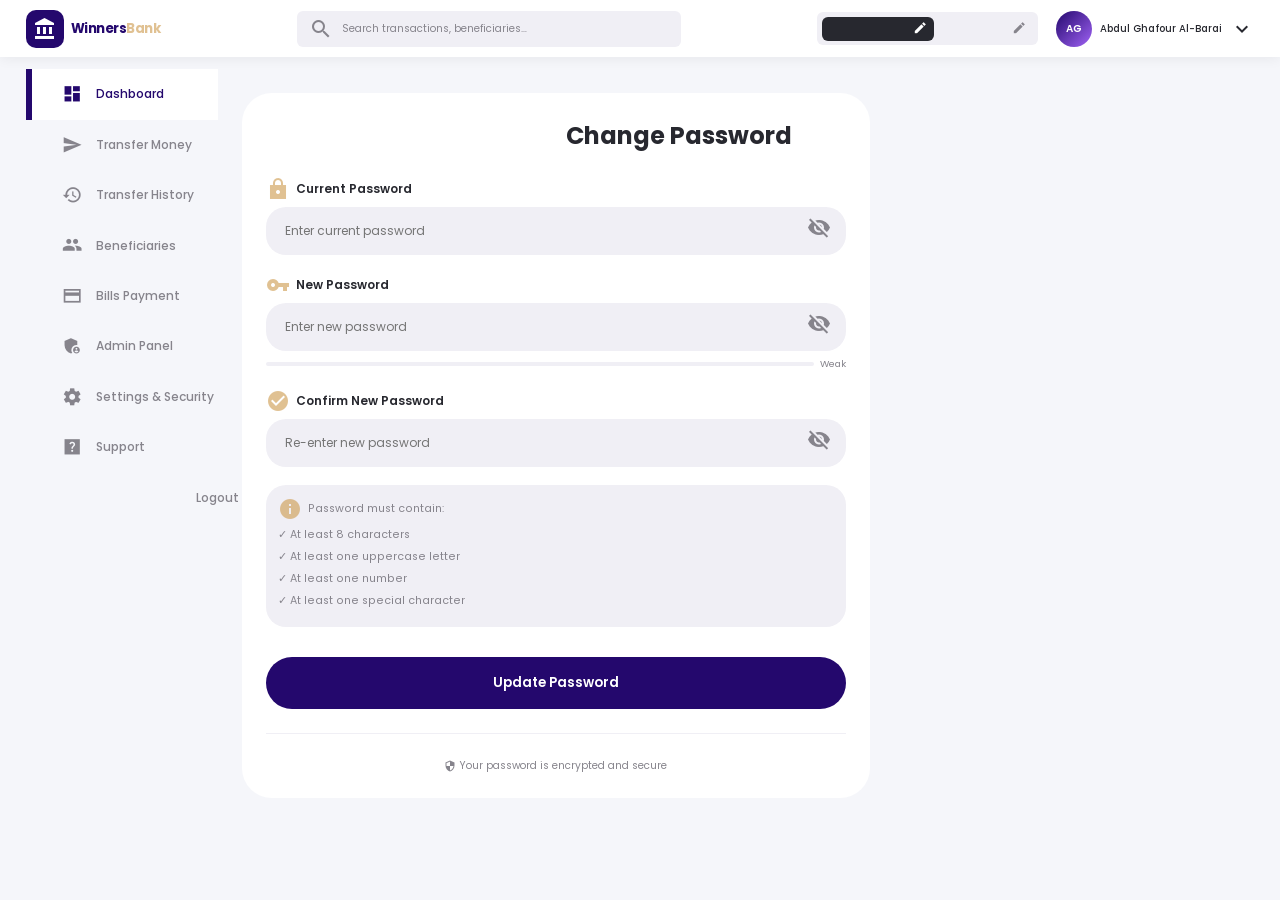
<file: wwwroot/change.html>
<!doctype html>
<html lang="en">
  <head>
    <meta charset="UTF-8" />
    <meta
      name="viewport"
      content="width=device-width, initial-scale=1.0, maximum-scale=5.0, user-scalable=yes"
    />
    <title>Change Password · Dashboard</title>
    <link
      href="https://fonts.googleapis.com/icon?family=Material+Icons+Sharp"
      rel="stylesheet"
    />
    <link rel="preconnect" href="https://fonts.googleapis.com" />
    <link rel="preconnect" href="https://fonts.gstatic.com" crossorigin />
    <link
      href="https://fonts.googleapis.com/css2?family=Poppins:wght@300;400;500;600;700&display=swap"
      rel="stylesheet"
    />
    <style>
      :root {
  --color-white: #ffffff;
  --color-light: #f0eff5;
  --color-gray-light: #86848c;
  --color-gray-dark: #56555e;
  --color-dark: #27282f;
   --color-primary: #24086d;
  --color-success: rgb(34, 202, 75);
  --color-danger: rgb(255, 67, 54);
  --color-warning: rgb(234, 181, 7);
  --color-purple: rgb(160, 99, 245);
   --color-background: #f5f6fa; /* light background */

  --color-primary-light: rgba(204, 153, 76, 0.607);
  --color-success-light: rgba(34, 202, 75, 0.2);
  --color-danger-light: rgba(255, 67, 54, 0.2);
  --color-purple-light: rgba(160, 99, 245, 0.2);

  --card-padding: 1.6rem;
  --padding-1: 1rem;
  --padding-2: 8px;

  --card-border-radius: 1.6rem;
  --border-radius-1: 1rem;
  --border-radius-2: 6px;
}
/*dark theme variable*/
.dark-theme {
    --color-white: #131315;
    --color-light: #23232a;
    --color-dark: #ddd;
    --color-gray-dark: #adacb5;
      --color-background: #0b0e14;
    
}

      * {
        margin: 0;
        padding: 0;
        outline: 0;
        border: 0;
        appearance: none;
        text-decoration: none;
        list-style: none;
        box-sizing: border-box;
      }
      html {
        font-size: 12px;
      }
      body {
        background: var(--color-light);
        font-family: poppins, sans-serif;
        min-height: 100vh;
        color: var(--color-dark);
      }
      img {
        width: 100%;
      }
      h1 {
        font-size: 2.2rem;
      }
      h2 {
        font-size: 1.5rem;
      }
      h3 {
        font-size: 1.2rem;
      }
      h4 {
        font-size: 1rem;
      }
      h5 {
        font-size: 0.86rem;
        font-weight: 500;
      }
      h6 {
        font-size: 0.76rem;
      }
      p {
        font-size: 0.86rem;
        color: var(--color-gray-dark);
      }
      small {
        font-weight: 300;
        font-size: 0.77rem;
      }
      .text-muted {
        color: var(--color-gray-light);
      }
      .primary {
        color: var(--color-primary);
      }
      .danger {
        color: var(--color-danger);
      }
      .success {
        color: var(--color-success);
      }
      .purple {
        color: var(--color-purple);
      }

      .bg-primary {
        background: var(--color-primary);
        box-shadow: 0 0.8rem 0.8rem var(--color-primary-light);
      }
      .bg-danger {
        background: var(--color-danger);
        box-shadow: 0 0.8rem 0.8rem var(--color-dangar-light);
      }
      .bg-danger {
        background: var(--color-success);
        box-shadow: 0 0.8rem 0.8rem var(--color-success-light);
      }
      .bg-purple {
        background: var(--color-purple);
        box-shadow: 0 0.8rem 0.8rem var(--color-purple-light);
      }
      .bg-dark {
        background: #27282f;
        box-shadow: 0 0.8rem 0.8rem rgba(0, 0, 0, 0.2);
      }
      .bg-purple-light {
        background: var(--color-purple-light);
      }
      .bg-danger-light {
        background: var(--color-danger-light);
      }
      .bg-primary-light {
        background: var(--color-primary-light);
      }
      .bg-success-light {
        background: var(--color-success-light);
      }

      /* ===== NAVBAR ===== */
      nav {
        width: 100%;
        background: var(--color-white);
        padding: 0.8rem 0;
        position: sticky;
        top: 0;
        z-index: 100;
        box-shadow: 0 2px 12px rgba(0, 0, 0, 0.06);
      }
      nav .container {
        display: flex;
        justify-content: space-between;
        align-items: center;
        width: 96%;
        margin: 0 auto;
      }
      nav .logo-area {
        display: flex;
        align-items: center;
        gap: 0.6rem;
      }
      nav .logo-icon {
        width: 38px;
        height: 38px;
        background: var(--color-primary);
        border-radius: 10px;
        display: flex;
        align-items: center;
        justify-content: center;
        color: white;
        font-size: 1.4rem;
      }
      nav .logo-text {
        font-size: 1.1rem;
        font-weight: 700;
        color: var(--color-primary);
        letter-spacing: -0.5px;
      }
      nav .logo-text span {
        color: var(--color-primary-light);
      }

      nav .search-bar {
        background: var(--color-light);
        padding: 0.5rem 1rem;
        width: 30vw;
        border-radius: var(--border-radius-2);
        display: flex;
        align-items: center;
        gap: 0.8rem;
        color: var(--color-gray-light);
      }
      nav .search-bar input {
        background: transparent;
        width: 100%;
        font-family: "Poppins", sans-serif;
        font-size: 0.85rem;
        color: var(--color-dark);
      }
      nav .search-bar input::placeholder {
        color: var(--color-gray-light);
      }

      nav .profile-area {
        display: flex;
        align-items: center;
        gap: 1.5rem;
      }

      nav .theme-btn {
        display: flex;
        background: var(--color-light);
        border-radius: var(--border-radius-2);
        overflow: hidden;
        cursor: pointer;
      }
      nav .theme-btn span {
        padding: 0.4rem 0.6rem;
        font-size: 1.2rem;
        display: flex;
        align-items: center;
        justify-content: center;
        color: var(--color-gray-light);
        transition: all 200ms ease;
      }
      nav .theme-btn span.active {
        background: var(--color-dark);
        color: var(--color-white);
        border-radius: var(--border-radius-2);
      }

      nav .profile {
        display: flex;
        align-items: center;
        gap: 0.7rem;
        cursor: pointer;
      }
      nav .profile-photo {
        width: 36px;
        height: 36px;
        border-radius: 50%;
        background: linear-gradient(
          135deg,
          var(--color-primary),
          var(--color-purple)
        );
        display: flex;
        align-items: center;
        justify-content: center;
        color: white;
        font-size: 0.85rem;
        font-weight: 600;
        flex-shrink: 0;
      }
      nav .profile h5 {
        font-size: 0.82rem;
        white-space: nowrap;
      }

      * {
        margin: 0;
        padding: 0;
        box-sizing: border-box;
        font-family: "Poppins", sans-serif;
      }
      body {
        background: var(--color-background);
        color: var(--color-dark);
        transition: var(--transition);
      }
      .container {
        width: 96%;
        margin: 1rem auto;
      }
      main {
        display: grid;
        grid-template-columns: 16rem auto 30rem;
        gap: 2rem;
      }
      main aside {
        display: flex;
        flex-direction: column;
        justify-content: space-between;
        height: 88vh;
        position: sticky;
        top: 1rem;
      }
      main aside button#close-btn {
        display: none;
      }
      main aside .sidebar a {
        display: flex;
        align-items: center;
        gap: 1.2rem;
        height: 4.2rem;
        color: var(--color-gray-light);
        position: relative;
        text-decoration: none;
        transition: var(--transition);
      }
      main aside .sidebar a span {
        font-size: 1.7rem;
        margin-left: 3rem;
        transition: var(--transition);
      }
      main aside .sidebar a.active {
        background: var(--color-white);
        color: var(--color-primary);
      }
      main aside .sidebar a.active::before {
        content: "";
        width: 6px;
        height: 100%;
        position: absolute;
        background: var(--color-primary);
      }
      main aside .sidebar a:hover {
        color: var(--color-primary);
      }
      main aside .sidebar a:hover span {
        margin-left: 2rem;
      }
      main aside .sidebar h4 {
        font-weight: 500;
      }
      .middle .header {
        display: flex;
        justify-content: space-between;
        align-items: center;
        margin-bottom: 2rem;
      }
      #menu-btn {
        background: transparent;
        border: none;
        color: var(--color-dark);
        cursor: pointer;
        display: none;
      }
      .theme-btn {
        display: flex;
        background: var(--color-light);
        border-radius: 40px;
        padding: 0.4rem;
        cursor: pointer;
      }
      .theme-btn span {
        font-size: 1.4rem;
        border-radius: 40px;
        padding: 0.3rem 0.8rem;
        color: var(--color-dark);
      }
      .theme-btn span.active {
        background: var(--color-primary);
        color: white;
      }
      .password-container {
        background: var(--color-white);
        border-radius: 2.5rem;
        padding: 2rem;
        box-shadow: var(--card-shadow);
      }
      .password-header {
        display: flex;
        align-items: center;
        gap: 1rem;
        margin-bottom: 2rem;
        flex-wrap: wrap;
      }
      .password-header span {
        font-size: 3rem;
        color: var(--color-primary-light);
      }
      .password-header h1 {
        font-size: clamp(1.8rem, 5vw, 2rem);
        color: var(--color-dark);
      }
      .password-form {
        max-width: 600px;
        margin: 0 auto;
      }
      .form-group {
        margin-bottom: 1.5rem;
      }
      .form-group label {
        display: flex;
        align-items: center;
        gap: 0.5rem;
        font-weight: 600;
        color: var(--color-dark);
        margin-bottom: 0.5rem;
      }
      .form-group label span {
        color: var(--color-primary-light);
      }
      .input-wrapper {
        position: relative;
        display: flex;
        align-items: center;
      }
      .input-wrapper input {
        width: 100%;
        background: var(--color-light);
        border: 1.5px solid transparent;
        border-radius: 20px;
        padding: 14px 18px;
        padding-right: 50px;
        color: var(--color-dark);
        font-size: 1rem;
      }
      .input-wrapper input:focus {
        border-color: var(--color-primary-light);
        outline: none;
      }
      .toggle-password {
        position: absolute;
        right: 15px;
        background: transparent;
        border: none;
        color: var(--color-gray-light);
        cursor: pointer;
      }
      .password-strength {
        margin-top: 0.5rem;
        display: flex;
        align-items: center;
        gap: 0.5rem;
      }
      .strength-bar {
        height: 4px;
        flex: 1;
        background: var(--color-light);
        border-radius: 4px;
        overflow: hidden;
      }
      .strength-bar-fill {
        height: 100%;
        width: 0%;
        background: var(--color-primary);
        transition: width 0.3s;
      }
      .strength-text {
        font-size: 0.8rem;
        color: var(--color-gray-light);
      }
      .btn {
        background: var(--color-primary);
        color: white;
        border: none;
        border-radius: 60px;
        padding: 16px 24px;
        font-weight: 600;
        width: 100%;
        cursor: pointer;
        transition: all 0.3s;
        margin-top: 1rem;
      }
      .btn:hover {
        background: var(--color-primary-light);
        transform: translateY(-3px);
      }
      .requirements {
        margin: 1.5rem 0;
        padding: 1rem;
        background: var(--color-light);
        border-radius: 20px;
      }
      .requirements p {
        display: flex;
        align-items: center;
        gap: 0.5rem;
        color: var(--color-gray-light);
        margin-bottom: 0.5rem;
        font-size: 0.9rem;
      }
      .requirements span {
        color: var(--color-primary-light);
      }
      hr {
        border: none;
        border-top: 1px solid var(--color-light);
        margin: 2rem 0;
      }
      @media (max-width: 1200px) {
        main {
          grid-template-columns: 16rem auto;
        }
        .right {
          display: none;
        }
      }
      @media (max-width: 992px) {
        main {
          grid-template-columns: auto;
        }
        main aside {
          position: fixed;
          top: 0;
          left: -100%;
          z-index: 3;
          width: 18rem;
          background: var(--color-white);
          box-shadow: 2rem 0 2rem rgba(0, 0, 0, 0.2);
          height: 100vh;
          transition: var(--transition);
        }
        main aside button#close-btn {
          display: inline-block;
          position: absolute;
          top: 1rem;
          right: 1rem;
          background: transparent;
          border: none;
          color: var(--color-dark);
          cursor: pointer;
          font-size: 1.5rem;
          z-index: 4;
        }
        #menu-btn {
          display: inline-block;
        }
        .theme-btn {
          margin-left: auto;
        }
      }
    </style>
  </head>
  <body>
    <!-- NAVBAR -->
    <nav>
      <div class="container">
        <div class="logo-area">
          <div class="logo-icon">
            <span class="material-icons-sharp">account_balance</span>
          </div>
          <div class="logo-text">Winners<span>Bank</span></div>
        </div>

        <div class="search-bar">
          <span class="material-icons-sharp">search</span>
          <input
            type="search"
            placeholder="Search transactions, beneficiaries…"
          />
        </div>

        <div class="profile-area">
          <div class="theme-btn" onclick="toggleTheme()">
            <span class="material-icons-sharp active" id="lightIcon"
              >light_mode</span
            >
            <span class="material-icons-sharp" id="darkIcon">dark_mode</span>
          </div>
          <div class="profile">
             <div class="profile">
            <div class="profile-photo">AG</div>
            <h5>Abdul Ghafour Al-Barai</h5>
            <span class="material-icons-sharp">expand_more</span>
          </div>
          <button id="menu-btn" onclick="toggleSidebar()">
            <span class="material-icons-sharp">menu</span>
          </button>
        </div>
      </div>
    </nav>

    <div class="container">
      <main>
        <aside>
          <button id="close-btn">
            <span class="material-icons-sharp">close</span>
          </button>
          <div class="sidebar">
            <a href="index.html" class="active">
            <span class="material-icons-sharp">dashboard</span>
            <h4>Dashboard</h4>
          </a>

          <a href="transfer.html">
            <span class="material-icons-sharp">send</span>
            <h4>Transfer Money</h4>
          </a>
          <a href="transfer_his.html">
            <span class="material-icons-sharp">history</span>
            <h4>Transfer History</h4>
          </a>

          <a href="Beneficiaries.HTML">
            <span class="material-icons-sharp">group</span>
            <h4>Beneficiaries</h4>
          </a>

             <a href="bills.html">
              <span class="material-icons-sharp">payment</span>
              <h4>Bills Payment</h4>
            </a>
            <a href="adminmonitor.html" >
              <span class="material-icons-sharp">admin_panel_settings</span>
              <h4>Admin Panel</h4>
            </a>
          
            
            <a href="settings.html">
              <span class="material-icons-sharp">settings</span>
              <h4>Settings & Security</h4>
            </a>
           
            <a href="support.html">
              <span class="material-icons-sharp">help_center</span>
              <h4>Support</h4>
            </a>
            <a href="logout.html" id="logout-link">
              <span class="material-icons-sharp">logout</span>
              <h4>Logout</h4>
            </a>
          </div>
        </aside>

        <div class="middle">
          <div class="header">
           
            
          </div>
          <div class="password-container">
            <div class="password-header">
              <span class="material-icons-sharp">password</span>
              <h1>Change Password</h1>
            </div>
            <div class="password-form">
              <form id="passwordForm">
                <div class="form-group">
                  <label
                    ><span class="material-icons-sharp">lock</span> Current
                    Password</label
                  >
                  <div class="input-wrapper">
                    <input
                      type="password"
                      id="current-password"
                      placeholder="Enter current password"
                      required
                    /><button
                      type="button"
                      class="toggle-password"
                      onclick="togglePassword('current-password', this)"
                    >
                      <span class="material-icons-sharp">visibility_off</span>
                    </button>
                  </div>
                </div>
                <div class="form-group">
                  <label
                    ><span class="material-icons-sharp">vpn_key</span> New
                    Password</label
                  >
                  <div class="input-wrapper">
                    <input
                      type="password"
                      id="new-password"
                      placeholder="Enter new password"
                      required
                    /><button
                      type="button"
                      class="toggle-password"
                      onclick="togglePassword('new-password', this)"
                    >
                      <span class="material-icons-sharp">visibility_off</span>
                    </button>
                  </div>
                  <div class="password-strength">
                    <div class="strength-bar">
                      <div class="strength-bar-fill" id="strength-fill"></div>
                    </div>
                    <span class="strength-text" id="strength-text">Weak</span>
                  </div>
                </div>
                <div class="form-group">
                  <label
                    ><span class="material-icons-sharp">check_circle</span>
                    Confirm New Password</label
                  >
                  <div class="input-wrapper">
                    <input
                      type="password"
                      id="confirm-password"
                      placeholder="Re-enter new password"
                      required
                    /><button
                      type="button"
                      class="toggle-password"
                      onclick="togglePassword('confirm-password', this)"
                    >
                      <span class="material-icons-sharp">visibility_off</span>
                    </button>
                  </div>
                </div>
                <div class="requirements">
                  <p>
                    <span class="material-icons-sharp">info</span> Password must
                    contain:
                  </p>
                  <p>✓ At least 8 characters</p>
                  <p>✓ At least one uppercase letter</p>
                  <p>✓ At least one number</p>
                  <p>✓ At least one special character</p>
                </div>
                <button type="submit" class="btn">Update Password</button>
              </form>
            </div>
            <hr />
            <p style="text-align: center; color: var(--color-gray-light)">
              <span
                class="material-icons-sharp"
                style="font-size: 1rem; vertical-align: middle"
                >security</span
              >
              Your password is encrypted and secure
            </p>
          </div>
        </div>
        <div class="right"></div>
      </main>
    </div>
    <script src="search.js"></script>
    <script src="main.js"></script>
  </body>
</html>
</file>
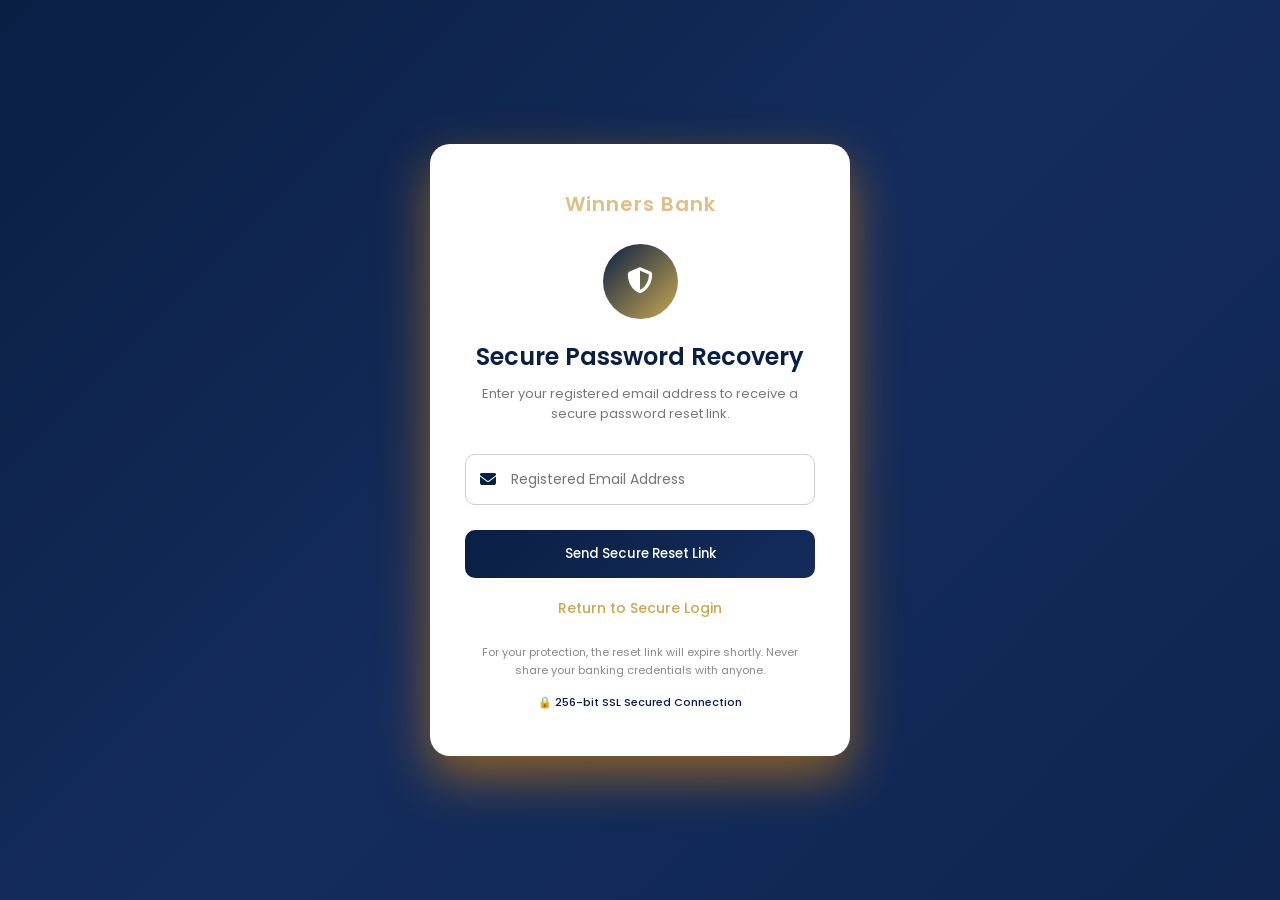
<file: wwwroot/forgot.html>
<!doctype html>
<html lang="en">
  <head>
    <meta charset="UTF-8" />
    <meta name="viewport" content="width=device-width, initial-scale=1.0" />
    <title>Secure Password Reset</title>

    <link
      href="https://fonts.googleapis.com/css2?family=Poppins:wght@300;400;500;600;700&display=swap"
      rel="stylesheet"
    />
    <link
      href="https://cdnjs.cloudflare.com/ajax/libs/font-awesome/6.5.0/css/all.min.css"
      rel="stylesheet"
    />

    <style>
      * {
        margin: 0;
        padding: 0;
        box-sizing: border-box;
        font-family: "Poppins", sans-serif;
      }

      body {
        background: linear-gradient(135deg, #0a1f44, #142c5c, #0f2550);
        height: 100vh;
        display: flex;
        justify-content: center;
        align-items: center;
      }

      .forgot-container {
        width: 420px;
        background: #ffffff;
        border-radius: 20px;
        padding: 45px 35px;
        box-shadow: 0 20px 50px rgba(200, 123, 17, 0.667);
        text-align: center;
        position: relative;
      }

      .bank-logo {
        font-size: 20px;
        font-weight: 600;
        color: rgba(199, 148, 53, 0.597);
        margin-bottom: 25px;
        letter-spacing: 1px;
      }

      .icon-circle {
        width: 75px;
        height: 75px;
        background: linear-gradient(135deg, #0a1f44, #c8a951);
        border-radius: 50%;
        display: flex;
        justify-content: center;
        align-items: center;
        margin: 0 auto 20px auto;
        color: white;
        font-size: 26px;
      }

      h2 {
        color: #0a1f44;
        margin-bottom: 10px;
        font-weight: 600;
      }

      .secure-text {
        font-size: 13px;
        color: #777;
        margin-bottom: 30px;
      }

      .input-box {
        position: relative;
        margin-bottom: 25px;
      }

      .input-box i {
        position: absolute;
        left: 15px;
        top: 50%;
        transform: translateY(-50%);
        color: #0a1f44;
      }

      .input-box input {
        width: 100%;
        padding: 14px 14px 14px 45px;
        border-radius: 10px;
        border: 1px solid #ccc;
        font-size: 14px;
        transition: 0.3s;
      }

      .input-box input:focus {
        border-color: #0a1f44;
        outline: none;
        box-shadow: 0 0 0 3px rgba(10, 31, 68, 0.15);
      }

      .btn {
        width: 100%;
        padding: 14px;
        border: none;
        border-radius: 10px;
        background: linear-gradient(135deg, #0a1f44, #142c5c);
        color: white;
        font-weight: 500;
        cursor: pointer;
        transition: 0.3s;
      }

      .btn:hover {
        background: linear-gradient(135deg, #142c5c, #0a1f44);
        transform: translateY(-2px);
      }

      .back-login {
        margin-top: 20px;
        font-size: 14px;
      }

      .back-login a {
        text-decoration: none;
        color: #c8a951;
        font-weight: 500;
      }

      .back-login a:hover {
        text-decoration: underline;
      }

      .security-note {
        margin-top: 25px;
        font-size: 11px;
        color: #888;
        line-height: 1.6;
      }

      .footer-secure {
        margin-top: 15px;
        font-size: 11px;
        color: #0a1f44;
        font-weight: 500;
      }
    </style>
  </head>

  <body>
    <div class="forgot-container">
      <div class="bank-logo">Winners Bank</div>

      <div class="icon-circle">
        <i class="fa fa-shield-halved"></i>
      </div>

      <h2>Secure Password Recovery</h2>

      <p class="secure-text">
        Enter your registered email address to receive a secure password reset
        link.
      </p>

      <form>
        <div class="input-box">
          <i class="fa fa-envelope"></i>
          <input type="email" placeholder="Registered Email Address" required />
        </div>

        <button type="submit" class="btn">Send Secure Reset Link</button>

        <p class="back-login">
          <a href="login.html">Return to Secure Login</a>
        </p>
      </form>

      <div class="security-note">
        For your protection, the reset link will expire shortly. Never share
        your banking credentials with anyone.
      </div>

      <div class="footer-secure">🔒 256-bit SSL Secured Connection</div>
    </div>
    <script>
  document.querySelector("form").addEventListener("submit", async function (e) {
    e.preventDefault();

    const email = document.querySelector("input[type='email']").value.trim();

    if (!email) {
      alert("Please enter your email.");
      return;
    }

    try {
      const response = await fetch("https://localhost:7079/api/Auth/forgot-password", {
        method: "POST",
        headers: { "Content-Type": "application/json" },
        body: JSON.stringify({ email: email })
      });

      const data = await response.json();

      // Show full response for debugging
      console.log("Response status:", response.status);
      console.log("Response data:", data);

      if (response.ok) {
        // Save email in localStorage
        localStorage.setItem('resetEmail', email);
        
        // Check if token exists in response
        if (data.token) {
          localStorage.setItem('resetToken', data.token);
          alert("Reset token received! Redirecting...");
          window.location.href = "reset-password.html";
        } else {
          // If no token, show the response to understand the API
          alert("No token received. API response: " + JSON.stringify(data));
        }
      } else {
        alert("Error: " + (data.message || data.title || "Something went wrong"));
      }
    } catch (error) {
      alert("Network error: " + error.message);
    }
  });
</script>
  </body>
</html>
</file>
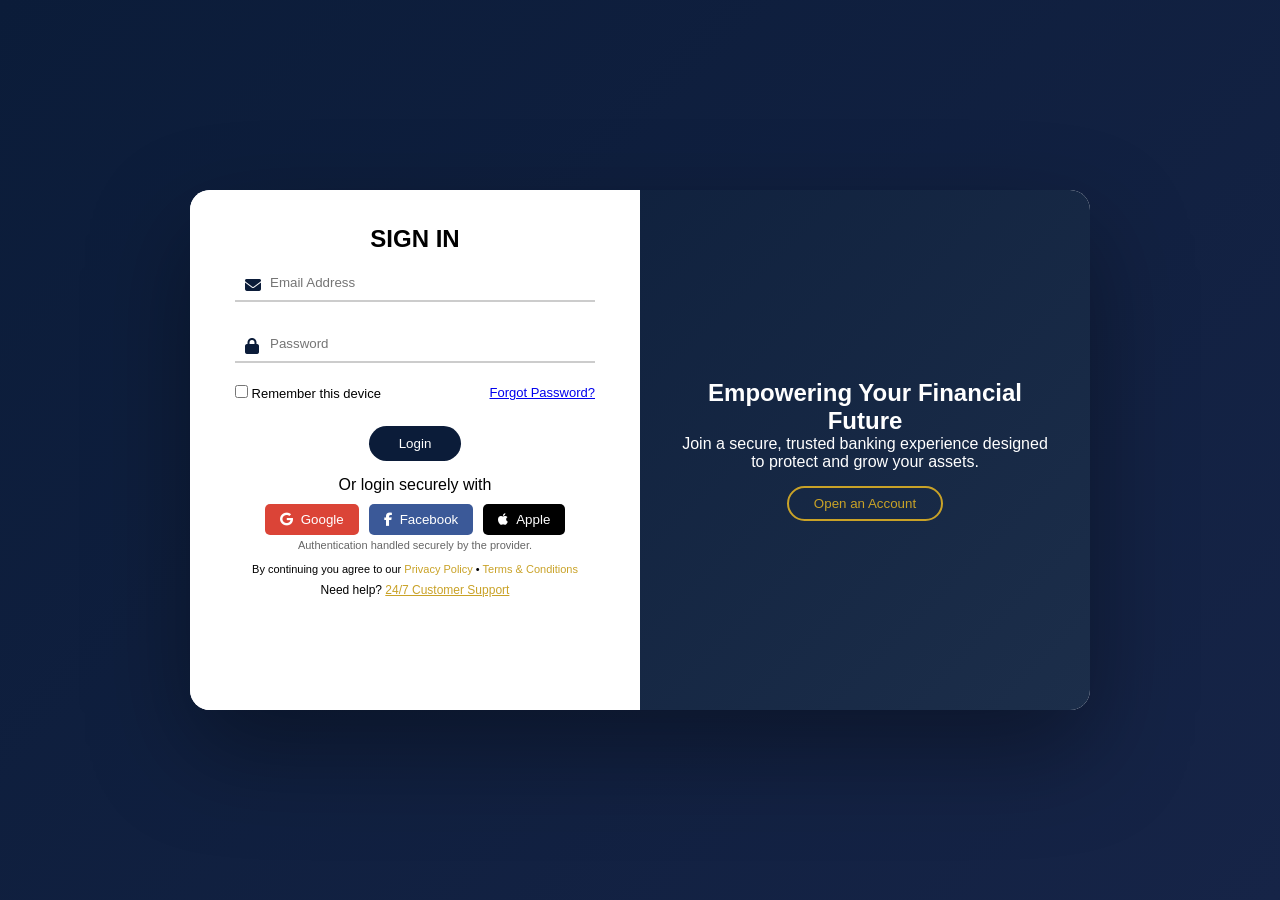
<file: wwwroot/login.html>
<!DOCTYPE html>
<html lang="en">
<head>
<meta charset="UTF-8">
<title>Trust Bank</title>
<link rel="stylesheet" href="style22.css">
<link href="https://cdnjs.cloudflare.com/ajax/libs/font-awesome/6.5.0/css/all.min.css" rel="stylesheet">
</head>

<body>

<div class="container" id="container">

    <!-- FORM SIDE -->
    <div class="form-container">

        <!-- LOGIN FORM بعد التعديلات -->
<form id="loginForm" class="form login-form">

    <!-- Logo -->
    

    <h2>SIGN IN</h2>

    <!-- Email -->
    <div class="input-box">
        <i class="fa fa-envelope"></i>
        <input type="email" id="loginEmail" placeholder="Email Address" required>
    </div>

    <!-- Password -->
    <div class="input-box password-box">
        <i class="fa fa-lock"></i>
        <input type="password" id="loginPass" placeholder="Password" required>
        
    </div>

    <!-- Options -->
    <div class="options">
        <label>
            <input type="checkbox"> Remember this device
        </label>
        <a href="forgot.html">Forgot Password?</a>
    </div>

    <!-- Login Button -->
    <button class="btn" id="loginBtnMain">
        <span class="btn-text">Login</span>
        <span class="loader"></span>
    </button>

    <!-- Social Login -->
    <div class="social-login">
        <p>Or login securely with</p>
        <div class="social-buttons">
            <button type="button" class="social-btn google">
                <i class="fa-brands fa-google"></i> Google
            </button>
            <button type="button" class="social-btn facebook">
                <i class="fa-brands fa-facebook-f"></i> Facebook
            </button>
            <button type="button" class="social-btn apple">
                <i class="fa-brands fa-apple"></i> Apple
            </button>
        </div>
        <small class="oauth-note">
            Authentication handled securely by the provider.
        </small>
    </div>

    <!-- Legal -->
    <p class="legal">
        By continuing you agree to our
        <a href="#">Privacy Policy</a> •
        <a href="#">Terms & Conditions</a>
    </p>

    <!-- Support -->
    <p class="support">
        Need help? <a href="support.html">24/7 Customer Support</a>
    </p>

</form>

        <!-- REGISTER -->
  <form id="registerForm" class="form register-form">
    

    <h2>REGISTER</h2>

    <!-- الاسم الكامل -->
    <div class="input-box">
        <i class="fa fa-user"></i>
        <input type="text" id="fullName" placeholder="Full Name" required>
    </div>

    <!--email -->
    <div class="input-box">
        <i class="fa fa-envelope"></i>
        <input type="email" id="email" placeholder="Email" required>
    </div>

    <!-- كلمة المرور -->
    <div class="input-box">
        <i class="fa fa-lock"></i>
        <input type="password" id="password" placeholder="Password" required>
    </div>

    <!-- رقم الهوية/البطاقة الوطنية -->
    <div class="input-box">
        <i class="fa fa-id-card"></i>
        <input type="text" id="idNumber" placeholder="National ID / Passport Number" required>
    </div>

    <!-- رقم الهاتف -->
    <div class="input-box">
        <i class="fa fa-phone"></i>
        <input type="tel" id="phone" placeholder="Phone Number" required>
    </div>

    <!-- العنوان -->
    <div class="input-box">
        <i class="fa fa-home"></i>
        <input type="text" id="address" placeholder="Address" required>
    </div>

    <!-- تاريخ الميلاد -->
    <div class="input-box">
        <i class="fa fa-birthday-cake"></i>
        <input type="date" id="dob" placeholder="Date of Birth" required>
    </div>

    <!-- نوع الحساب -->
    <div class="input-box">
        <i class="fa fa-university"></i>
        <select id="accountType" required>
            <option value="">Select Account Type</option>
            <option value="savings">Savings</option>
            <option value="current">Current</option>
            <option value="fixed">Fixed Deposit</option>
        </select>
    </div>

    <button type="submit" class="btn">Register</button>
</form>
    </div>

    <!-- OVERLAY PANEL -->
    <div class="overlay-container">
        <div class="overlay">

            <div class="overlay-panel overlay-left">
                <h2>Secure Account Access</h2>
                <p>Sign in to manage your finances with advanced protection and full control.</p>
                <button class="ghost" id="loginBtn">Sign In</button>
            </div>

            <div class="overlay-panel overlay-right">
                <h2>Empowering Your Financial Future</h2>
                <p>Join a secure, trusted banking experience designed to protect and grow your assets.</p>
                <button class="ghost" id="registerBtn">Open an Account</button>
            </div>

        </div>
    </div>

</div>

<script src="script.js"></script>
</body>
</html>
</file>
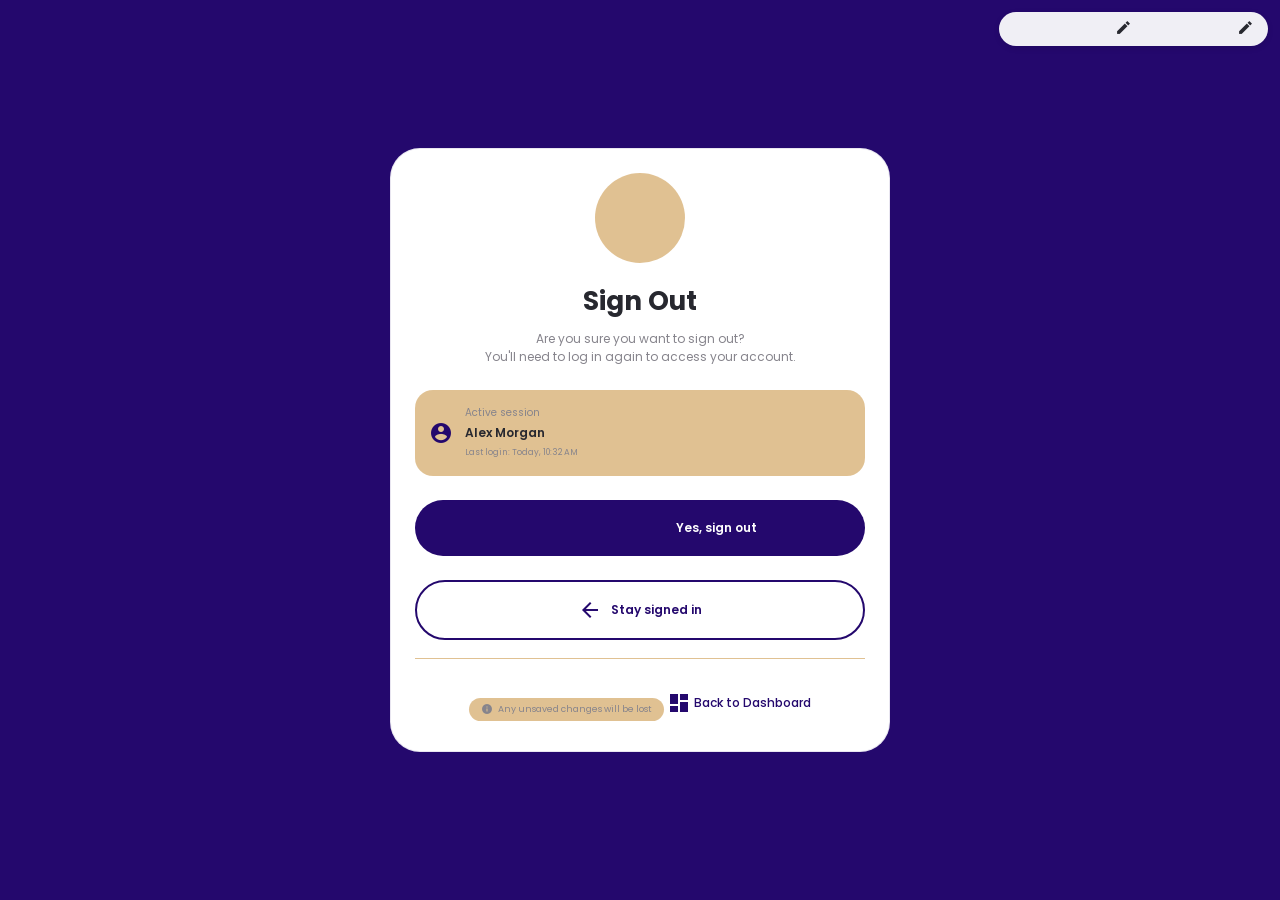
<file: wwwroot/logout.html>
<!doctype html>
<html lang="en">
  <head>
    <meta charset="UTF-8" />
    <meta
      name="viewport"
      content="width=device-width, initial-scale=1.0, maximum-scale=5.0, user-scalable=yes"
    />
    <title>Logout</title>
    <!-- Google Fonts & Material Icons -->
    <link
      href="https://fonts.googleapis.com/icon?family=Material+Icons+Sharp"
      rel="stylesheet"
    />
    <!-- GOOGLE FONT "POPPINS" -->
    <link rel="preconnect" href="https://fonts.googleapis.com" />
    <link rel="preconnect" href="https://fonts.gstatic.com" crossorigin />
    <link
      href="https://fonts.googleapis.com/css2?family=Poppins:wght@300;400;500;600;700&display=swap"
      rel="stylesheet"
    />
    <style>
      /*========== VARIABLES (same as dashboard) ==========*/
      :root {
        --color-white: #ffffff;
        --color-light: #f0eff5;
        --color-gray-light: #86848c;
        --color-gray-dark: #56555e;
        --color-dark: #27282f;
        --color-primary: #24086d;
        --color-success: rgb(34, 202, 75);
        --color-danger: rgb(255, 67, 54);
        --color-warning: rgb(234, 181, 7);
        --color-purple: rgb(160, 99, 245);
        --color-background: #f5f6fa; /* light background */

        --color-primary-light: rgba(204, 153, 76, 0.607);
        --color-success-light: rgba(34, 202, 75, 0.2);
        --color-danger-light: rgba(255, 67, 54, 0.2);
        --color-purple-light: rgba(160, 99, 245, 0.2);

        --card-padding: 1.6rem;
        --padding-1: 1rem;
        --padding-2: 8px;

        --card-border-radius: 1.6rem;
        --border-radius-1: 1rem;
        --border-radius-2: 6px;
      }
      /*dark theme variable*/
      .dark-theme {
        --color-white: #131315;
        --color-light: #23232a;
        --color-dark: #ddd;
        --color-gray-dark: #adacb5;
        --color-background: #0b0e14;
      }

      * {
        margin: 0;
        padding: 0;
        outline: 0;
        border: 0;
        appearance: none;
        text-decoration: none;
        list-style: none;
        box-sizing: border-box;
      }
      html {
        font-size: 12px;
      }
      body {
        background: var(--color-light);
        font-family: poppins, sans-serif;
        min-height: 100vh;
        color: var(--color-dark);
      }
      img {
        width: 100%;
      }
      h1 {
        font-size: 2.2rem;
      }
      h2 {
        font-size: 1.5rem;
      }
      h3 {
        font-size: 1.2rem;
      }
      h4 {
        font-size: 1rem;
      }
      h5 {
        font-size: 0.86rem;
        font-weight: 500;
      }
      h6 {
        font-size: 0.76rem;
      }
      p {
        font-size: 0.86rem;
        color: var(--color-gray-dark);
      }
      small {
        font-weight: 300;
        font-size: 0.77rem;
      }
      .text-muted {
        color: var(--color-gray-light);
      }
      .primary {
        color: var(--color-primary);
      }
      .danger {
        color: var(--color-danger);
      }
      .success {
        color: var(--color-success);
      }
      .purple {
        color: var(--color-purple);
      }

      .bg-primary {
        background: var(--color-primary);
        box-shadow: 0 0.8rem 0.8rem var(--color-primary-light);
      }
      .bg-danger {
        background: var(--color-danger);
        box-shadow: 0 0.8rem 0.8rem var(--color-dangar-light);
      }
      .bg-danger {
        background: var(--color-success);
        box-shadow: 0 0.8rem 0.8rem var(--color-success-light);
      }
      .bg-purple {
        background: var(--color-purple);
        box-shadow: 0 0.8rem 0.8rem var(--color-purple-light);
      }
      .bg-dark {
        background: #27282f;
        box-shadow: 0 0.8rem 0.8rem rgba(0, 0, 0, 0.2);
      }
      .bg-purple-light {
        background: var(--color-purple-light);
      }
      .bg-danger-light {
        background: var(--color-danger-light);
      }
      .bg-primary-light {
        background: var(--color-primary-light);
      }
      .bg-success-light {
        background: var(--color-success-light);
      }
      /*========== BASE ==========*/
      * {
        margin: 0;
        padding: 0;
        box-sizing: border-box;
        font-family: "Poppins", sans-serif;
      }

      body {
        background: var(--color-primary);
        color: var(--color-dark);
        transition: var(--transition);
        min-height: 100vh;
        display: flex;
        align-items: center;
        justify-content: center;
        padding: 2rem;
      }

      /* Logout card - matches bills-container style */
      .logout-wrapper {
        width: 100%;
        max-width: 500px;
        margin: 0 auto;
      }

      .logout-card {
        background: var(--color-white);
        border-radius: 2.5rem;
        padding: 2rem 2rem 2.5rem;
        box-shadow: var(--card-shadow);
        text-align: center;
        transition: var(--transition);
        border: 1px solid rgba(36, 8, 109, 0.1);
      }

      /* Icon circle */
      .icon-circle {
        background: var(--color-primary-light);
        width: 90px;
        height: 90px;
        border-radius: 50%;
        display: flex;
        align-items: center;
        justify-content: center;
        margin: 0 auto 1.5rem;
        transition: var(--transition);
      }

      .icon-circle span {
        font-size: 3.5rem;
        color: var(--color-primary);
      }

      h1 {
        font-size: clamp(1.8rem, 6vw, 2.2rem);
        font-weight: 700;
        color: var(--color-dark);
        margin-bottom: 0.75rem;
      }

      .logout-message {
        color: var(--color-gray-light);
        font-size: 1rem;
        margin-bottom: 2rem;
        line-height: 1.5;
      }

      /* Session info - same style as recent items */
      .session-info {
        background: var(--color-primary-light);
        border-radius: 1.5rem;
        padding: 1.2rem;
        margin-bottom: 2rem;
        text-align: left;
        display: flex;
        align-items: center;
        gap: 1rem;
        flex-wrap: wrap;
      }

      .session-details {
        flex: 1;
      }

      .session-details p {
        font-size: 0.85rem;
        color: var(--color-gray-light);
        margin-bottom: 0.25rem;
      }

      .session-details strong {
        color: var(--color-dark);
        font-weight: 600;
      }

      .session-info span.material-icons-sharp {
        color: var(--color-primary);
        font-size: 2rem;
      }

      /* Button styles - same as .btn from dashboard */
      .btn {
        background: var(--color-primary);
        color: white;
        border: none;
        border-radius: 60px;
        padding: 16px 24px;
        font-weight: 600;
        width: 100%;
        cursor: pointer;
        transition: all 0.3s;
        font-size: 1rem;
        display: inline-flex;
        align-items: center;
        justify-content: center;
        gap: 0.75rem;
      }

      .btn:hover {
        background: var(--color-primary-light);
        transform: translateY(-3px);
      }

      .btn-outline {
        background: transparent;
        border: 2px solid var(--color-primary);
        color: var(--color-primary);
        margin-top: 1rem;
      }

      .btn-outline:hover {
        background: var(--color-primary-light);
        color: white;
        transform: translateY(-3px);
      }

      .button-group {
        display: flex;
        flex-direction: column;
        gap: 1rem;
        margin-top: 0.5rem;
      }

      /* Divider */
      .divider {
        border: none;
        border-top: 1px solid var(--color-primary-light);
        margin: 1.5rem 0;
      }

      /* Badge tip */
      .badge-tip {
        display: inline-flex;
        align-items: center;
        gap: 0.4rem;
        background: var(--color-primary-light);
        padding: 0.4rem 1rem;
        border-radius: 40px;
        font-size: 0.75rem;
        color: var(--color-gray-light);
        margin-top: 1rem;
      }

      /* Animation */
      @keyframes fadeSlideUp {
        from {
          opacity: 0;
          transform: translateY(20px);
        }
        to {
          opacity: 1;
          transform: translateY(0);
        }
      }

      .logout-card {
        animation: fadeSlideUp 0.5s ease-out;
      }

      /* Responsive */
      @media (max-width: 576px) {
        body {
          padding: 1rem;
        }
        .logout-card {
          padding: 1.5rem;
        }
        .icon-circle {
          width: 70px;
          height: 70px;
        }
        .icon-circle span {
          font-size: 2.5rem;
        }
        .session-info {
          flex-direction: column;
          text-align: center;
        }
        .session-details {
          text-align: center;
        }
      }

      /* Back link */
      .back-link {
        text-decoration: none;
        color: var(--color-primary);
        font-weight: 500;
        display: inline-flex;
        align-items: center;
        gap: 0.3rem;
        margin-top: 1.2rem;
        transition: var(--transition);
      }
      .back-link:hover {
        gap: 0.6rem;
        color: var(--color-primary-dark);
      }
    </style>
  </head>
  <body>
    <div class="logout-wrapper">
      <div class="logout-card">
        <!-- Icon -->
        <div class="icon-circle">
          <span class="material-icons-sharp">logout</span>
        </div>

        <h1>Sign Out</h1>
        <div class="logout-message">
          Are you sure you want to sign out?<br />
          You'll need to log in again to access your account.
        </div>

        <!-- Active session info -->
        <div class="session-info">
          <span class="material-icons-sharp">account_circle</span>
          <div class="session-details">
            <p>Active session</p>
            <strong>Alex Morgan</strong>
            <p style="font-size: 0.7rem; margin-top: 4px">
              Last login: Today, 10:32 AM
            </p>
          </div>
        </div>

        <div class="button-group">
          <!-- Confirm logout button -->
          <button class="btn" id="confirmLogoutBtn">
            <span class="material-icons-sharp">logout</span> Yes, sign out
          </button>

          <!-- Cancel button -->
          <button class="btn btn-outline" id="cancelLogoutBtn">
            <span class="material-icons-sharp">arrow_back</span> Stay signed in
          </button>
        </div>

        <div class="divider"></div>

        <div class="badge-tip">
          <span class="material-icons-sharp" style="font-size: 1rem">info</span>
          <span>Any unsaved changes will be lost</span>
        </div>

        <!-- Return to dashboard link -->
        <a href="#" id="dashboardReturnLink" class="back-link">
          <span class="material-icons-sharp">dashboard</span> Back to Dashboard
        </a>
      </div>
    </div>

    <script>
      (function () {
        // ========== Theme Toggle (same as dashboard) ==========
        const themeWrapper = document.createElement("div");
        themeWrapper.style.position = "fixed";
        themeWrapper.style.top = "1rem";
        themeWrapper.style.right = "1rem";
        themeWrapper.style.zIndex = "100";
        themeWrapper.innerHTML = `
        <div class="theme-btn" style="display: flex; background: var(--color-light); border-radius: 40px; padding: 0.4rem; cursor: pointer; box-shadow: 0 2px 6px rgba(0,0,0,0.1);">
          <span class="material-icons-sharp active" style="font-size:1.4rem; border-radius:40px; padding:0.3rem 0.8rem;">light_mode</span>
          <span class="material-icons-sharp" style="font-size:1.4rem; border-radius:40px; padding:0.3rem 0.8rem;">dark_mode</span>
        </div>
      `;
        document.body.appendChild(themeWrapper);

        const themeBtn = themeWrapper.querySelector(".theme-btn");
        if (themeBtn) {
          const savedTheme = localStorage.getItem("appTheme");
          if (savedTheme === "dark") {
            document.body.classList.add("dark-theme");
            const lightSpan = themeBtn.querySelector("span:first-child");
            const darkSpan = themeBtn.querySelector("span:last-child");
            if (lightSpan && darkSpan) {
              lightSpan.classList.remove("active");
              darkSpan.classList.add("active");
            }
          }
          themeBtn.addEventListener("click", () => {
            document.body.classList.toggle("dark-theme");
            const isDark = document.body.classList.contains("dark-theme");
            const lightSpan = themeBtn.querySelector("span:first-child");
            const darkSpan = themeBtn.querySelector("span:last-child");
            if (lightSpan && darkSpan) {
              if (isDark) {
                lightSpan.classList.remove("active");
                darkSpan.classList.add("active");
              } else {
                lightSpan.classList.add("active");
                darkSpan.classList.remove("active");
              }
            }
            localStorage.setItem("appTheme", isDark ? "dark" : "light");
          });
        }

        // ========== Logout Functionality ==========
        const confirmBtn = document.getElementById("confirmLogoutBtn");
        const cancelBtn = document.getElementById("cancelLogoutBtn");
        const returnLink = document.getElementById("dashboardReturnLink");

        // Function to perform logout and update UI
        async function performLogout() {
         const token = localStorage.getItem("token");
  
  if (token) {
    try {
      await fetch("https://localhost:7079/api/Auth/logout", {
        method: "POST",
        headers: {
          "Authorization": `Bearer ${token}`
        }
      });
    } catch (error) {
      console.log("Logout error:", error);
    }
  }
  
  localStorage.removeItem("token");
  localStorage.removeItem("userEmail");
  
  window.location.href = "login.html";
}
            // Attach events for new buttons
            const redirectBtn = document.getElementById("redirectToLoginBtn");
            const homeBtn = document.getElementById("returnHomeDemoBtn");

            if (redirectBtn) {
              redirectBtn.addEventListener("click", () => {
                alert("Redirecting to login page. (Demo)");
                window.location.href = "index.html";
              });
            }

            if (homeBtn) {
              homeBtn.addEventListener("click", () => {
                window.location.href = "index.html";
              });
            }
          

        // Confirm logout
        if (confirmBtn) {
          confirmBtn.addEventListener("click", (e) => {
            e.preventDefault();
            performLogout();
          });
        }

        // Cancel - return to dashboard
        if (cancelBtn) {
          cancelBtn.addEventListener("click", (e) => {
            e.preventDefault();
            window.location.href = "index.html";
          });
        }

        // Back link
        if (returnLink) {
          returnLink.addEventListener("click", (e) => {
            e.preventDefault();
            window.location.href = "index.html";
          });
        }

        // Keyboard shortcuts
        document.addEventListener("keydown", (e) => {
          if (e.key === "Escape" && cancelBtn) {
            cancelBtn.click();
          }
          if (e.key === "Enter" && e.target === confirmBtn) {
            confirmBtn.click();
          }
        });

        // Add hover animation styles
        const style = document.createElement("style");
        style.textContent = `
        .btn-outline:hover span, .btn:hover span {
          transform: translateX(2px);
        }
        .btn span, .btn-outline span {
          transition: transform 0.2s ease;
        }
      `;
        document.head.appendChild(style);
      })();
    </script>
  </body>
</html>
</file>
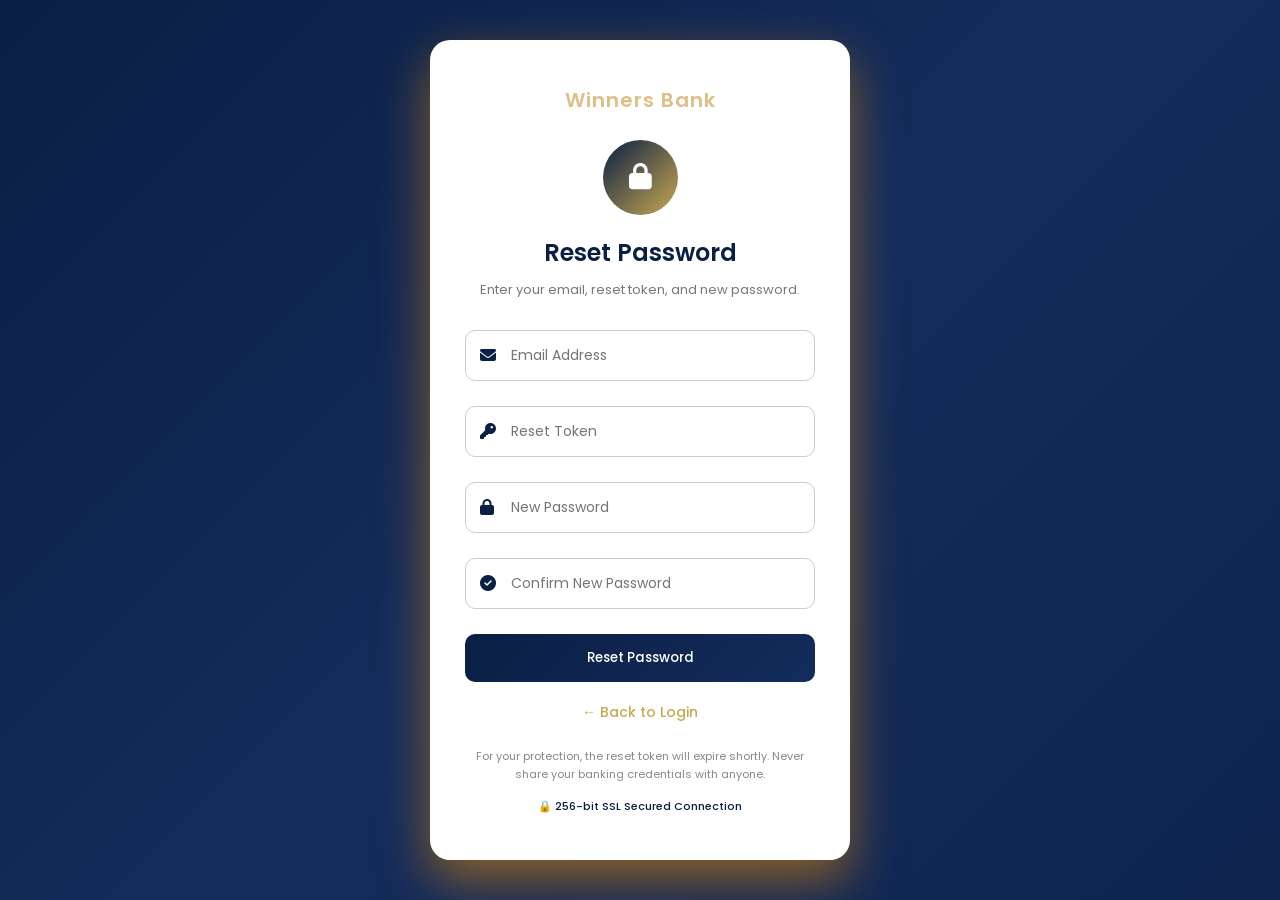
<file: wwwroot/reset-password.html>
<!DOCTYPE html>
<html lang="en">
<head>
    <meta charset="UTF-8" />
    <meta name="viewport" content="width=device-width, initial-scale=1.0" />
    <title>Reset Password</title>
    <link href="https://fonts.googleapis.com/css2?family=Poppins:wght@300;400;500;600;700&display=swap" rel="stylesheet" />
    <link href="https://cdnjs.cloudflare.com/ajax/libs/font-awesome/6.5.0/css/all.min.css" rel="stylesheet" />
    <style>
        * {
            margin: 0;
            padding: 0;
            box-sizing: border-box;
            font-family: "Poppins", sans-serif;
        }

        body {
            background: linear-gradient(135deg, #0a1f44, #142c5c, #0f2550);
            height: 100vh;
            display: flex;
            justify-content: center;
            align-items: center;
        }

        .reset-container {
            width: 420px;
            background: #ffffff;
            border-radius: 20px;
            padding: 45px 35px;
            box-shadow: 0 20px 50px rgba(200, 123, 17, 0.667);
            text-align: center;
            position: relative;
        }

        .bank-logo {
            font-size: 20px;
            font-weight: 600;
            color: rgba(199, 148, 53, 0.597);
            margin-bottom: 25px;
            letter-spacing: 1px;
        }

        .icon-circle {
            width: 75px;
            height: 75px;
            background: linear-gradient(135deg, #0a1f44, #c8a951);
            border-radius: 50%;
            display: flex;
            justify-content: center;
            align-items: center;
            margin: 0 auto 20px auto;
            color: white;
            font-size: 26px;
        }

        h2 {
            color: #0a1f44;
            margin-bottom: 10px;
            font-weight: 600;
        }

        .secure-text {
            font-size: 13px;
            color: #777;
            margin-bottom: 30px;
        }

        .input-box {
            position: relative;
            margin-bottom: 25px;
        }

        .input-box i {
            position: absolute;
            left: 15px;
            top: 50%;
            transform: translateY(-50%);
            color: #0a1f44;
        }

        .input-box input {
            width: 100%;
            padding: 14px 14px 14px 45px;
            border-radius: 10px;
            border: 1px solid #ccc;
            font-size: 14px;
            transition: 0.3s;
        }

        .input-box input:focus {
            border-color: #0a1f44;
            outline: none;
            box-shadow: 0 0 0 3px rgba(10, 31, 68, 0.15);
        }

        .btn {
            width: 100%;
            padding: 14px;
            border: none;
            border-radius: 10px;
            background: linear-gradient(135deg, #0a1f44, #142c5c);
            color: white;
            font-weight: 500;
            cursor: pointer;
            transition: 0.3s;
        }

        .btn:hover {
            background: linear-gradient(135deg, #142c5c, #0a1f44);
            transform: translateY(-2px);
        }

        .back-login {
            margin-top: 20px;
            font-size: 14px;
        }

        .back-login a {
            text-decoration: none;
            color: #c8a951;
            font-weight: 500;
        }

        .back-login a:hover {
            text-decoration: underline;
        }

        .security-note {
            margin-top: 25px;
            font-size: 11px;
            color: #888;
            line-height: 1.6;
        }

        .footer-secure {
            margin-top: 15px;
            font-size: 11px;
            color: #0a1f44;
            font-weight: 500;
        }
    </style>
</head>
<body>
    <div class="reset-container">
        <div class="bank-logo">Winners Bank</div>

        <div class="icon-circle">
            <i class="fa fa-lock"></i>
        </div>

        <h2>Reset Password</h2>

        <p class="secure-text">
            Enter your email, reset token, and new password.
        </p>

        <form id="resetForm">
            <div class="input-box">
                <i class="fa fa-envelope"></i>
                <input type="email" id="email" placeholder="Email Address" required />
            </div>

            <div class="input-box">
                <i class="fa fa-key"></i>
                <input type="text" id="token" placeholder="Reset Token" required />
            </div>

            <div class="input-box">
                <i class="fa fa-lock"></i>
                <input type="password" id="newPassword" placeholder="New Password" required />
            </div>

            <div class="input-box">
                <i class="fa fa-check-circle"></i>
                <input type="password" id="confirmPassword" placeholder="Confirm New Password" required />
            </div>

            <button type="submit" class="btn">Reset Password</button>

            <p class="back-login">
                <a href="login.html">← Back to Login</a>
            </p>
        </form>

        <div class="security-note">
            For your protection, the reset token will expire shortly. Never share
            your banking credentials with anyone.
        </div>

        <div class="footer-secure">🔒 256-bit SSL Secured Connection</div>
    </div>

    <script>
        // جلب البيانات من localStorage (من forgot page)
        const savedEmail = localStorage.getItem('resetEmail');
        const savedToken = localStorage.getItem('resetToken');
        
        if (savedEmail) {
            document.getElementById('email').value = savedEmail;
        }
        if (savedToken) {
            document.getElementById('token').value = savedToken;
        }

        // لو في token في الرابط، حطه في الحقل تلقائي (كبديل)
        const urlParams = new URLSearchParams(window.location.search);
        const tokenFromUrl = urlParams.get('token');
        if (tokenFromUrl && !savedToken) {
            document.getElementById('token').value = tokenFromUrl;
        }

        document.getElementById('resetForm').addEventListener('submit', async function(e) {
            e.preventDefault();

            const email = document.getElementById('email').value.trim();
            const token = document.getElementById('token').value.trim();
            const newPassword = document.getElementById('newPassword').value;
            const confirmPassword = document.getElementById('confirmPassword').value;

            if (!email || !token || !newPassword || !confirmPassword) {
                alert('❌ Please fill in all fields');
                return;
            }

            if (newPassword !== confirmPassword) {
                alert('❌ Passwords do not match');
                return;
            }

            if (newPassword.length < 6) {
                alert('❌ Password must be at least 6 characters');
                return;
            }

            try {
                const response = await fetch('https://localhost:7079/api/Auth/reset-password', {
                    method: 'POST',
                    headers: { 'Content-Type': 'application/json' },
                    body: JSON.stringify({
                        email: email,
                        token: token,
                        newPassword: newPassword
                    })
                });

                const data = await response.json();

                if (response.ok) {
                    alert('✅ Password reset successful! Please login with your new password.');
                    localStorage.removeItem('resetEmail');
                    localStorage.removeItem('resetToken');
                    window.location.href = 'login.html';
                } else {
                    alert('❌ ' + (data.message || data.title || 'Reset failed'));
                }
            } catch (error) {
                alert('❌ Network error: ' + error.message);
            }
        });
    </script>
</body>
</html>
</file>
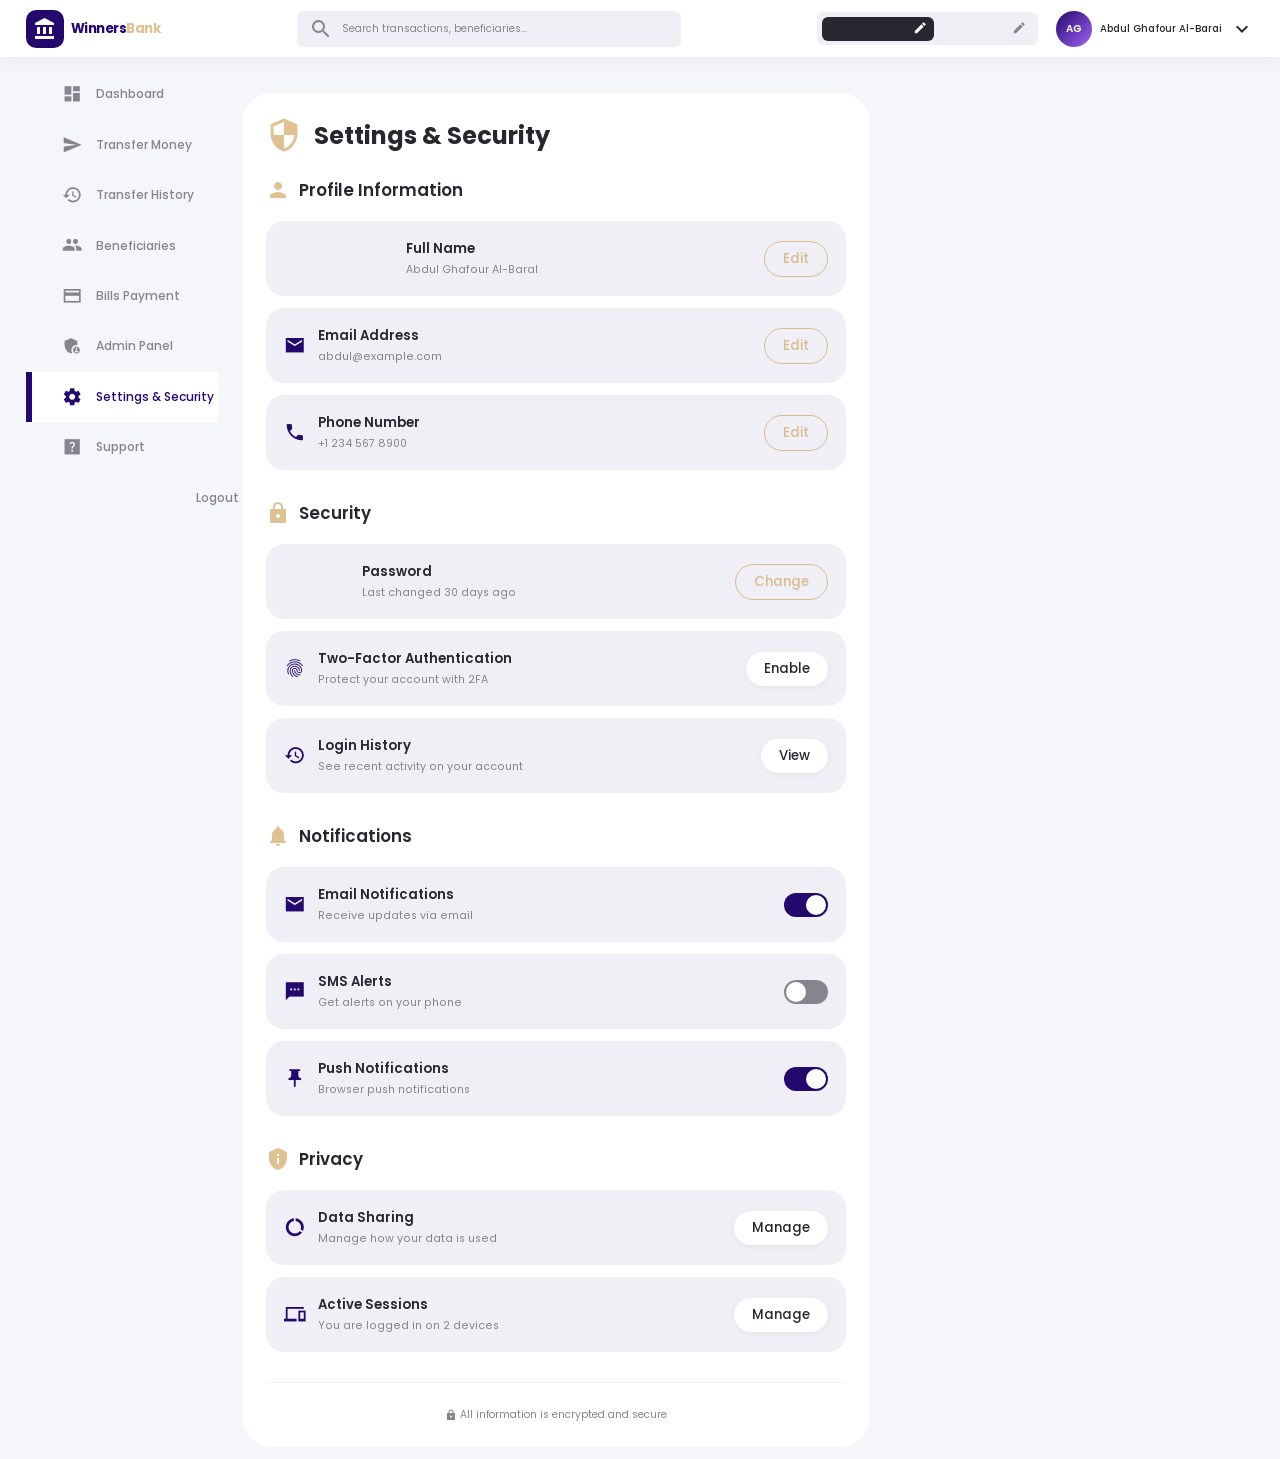
<file: wwwroot/settings.html>
<!doctype html>
<html lang="en">
  <head>
    <meta charset="UTF-8" />
    <meta
      name="viewport"
      content="width=device-width, initial-scale=1.0, maximum-scale=5.0, user-scalable=yes"
    />
    <title>Settings & Security · Dashboard</title>
    <link
      href="https://fonts.googleapis.com/icon?family=Material+Icons+Sharp"
      rel="stylesheet"
    />
    <link rel="preconnect" href="https://fonts.googleapis.com" />
    <link rel="preconnect" href="https://fonts.gstatic.com" crossorigin />
    <link
      href="https://fonts.googleapis.com/css2?family=Poppins:wght@300;400;500;600;700&display=swap"
      rel="stylesheet"
    />
    <style>
      :root {
  --color-white: #ffffff;
  --color-light: #f0eff5;
  --color-gray-light: #86848c;
  --color-gray-dark: #56555e;
  --color-dark: #27282f;
   --color-primary: #24086d;
  --color-success: rgb(34, 202, 75);
  --color-danger: rgb(255, 67, 54);
  --color-warning: rgb(234, 181, 7);
  --color-purple: rgb(160, 99, 245);
   --color-background: #f5f6fa; /* light background */

  --color-primary-light: rgba(204, 153, 76, 0.607);
  --color-success-light: rgba(34, 202, 75, 0.2);
  --color-danger-light: rgba(255, 67, 54, 0.2);
  --color-purple-light: rgba(160, 99, 245, 0.2);

  --card-padding: 1.6rem;
  --padding-1: 1rem;
  --padding-2: 8px;

  --card-border-radius: 1.6rem;
  --border-radius-1: 1rem;
  --border-radius-2: 6px;
}
/*dark theme variable*/
.dark-theme {
    --color-white: #131315;
    --color-light: #23232a;
    --color-dark: #ddd;
    --color-gray-dark: #adacb5;
      --color-background: #0b0e14;
    
}

      * {
        margin: 0;
        padding: 0;
        outline: 0;
        border: 0;
        appearance: none;
        text-decoration: none;
        list-style: none;
        box-sizing: border-box;
      }
      html {
        font-size: 12px;
      }
      body {
        background: var(--color-light);
        font-family: poppins, sans-serif;
        min-height: 100vh;
        color: var(--color-dark);
      }
      img {
        width: 100%;
      }
      h1 {
        font-size: 2.2rem;
      }
      h2 {
        font-size: 1.5rem;
      }
      h3 {
        font-size: 1.2rem;
      }
      h4 {
        font-size: 1rem;
      }
      h5 {
        font-size: 0.86rem;
        font-weight: 500;
      }
      h6 {
        font-size: 0.76rem;
      }
      p {
        font-size: 0.86rem;
        color: var(--color-gray-dark);
      }
      small {
        font-weight: 300;
        font-size: 0.77rem;
      }
      .text-muted {
        color: var(--color-gray-light);
      }
      .primary {
        color: var(--color-primary);
      }
      .danger {
        color: var(--color-danger);
      }
      .success {
        color: var(--color-success);
      }
      .purple {
        color: var(--color-purple);
      }

      .bg-primary {
        background: var(--color-primary);
        box-shadow: 0 0.8rem 0.8rem var(--color-primary-light);
      }
      .bg-danger {
        background: var(--color-danger);
        box-shadow: 0 0.8rem 0.8rem var(--color-dangar-light);
      }
      .bg-danger {
        background: var(--color-success);
        box-shadow: 0 0.8rem 0.8rem var(--color-success-light);
      }
      .bg-purple {
        background: var(--color-purple);
        box-shadow: 0 0.8rem 0.8rem var(--color-purple-light);
      }
      .bg-dark {
        background: #27282f;
        box-shadow: 0 0.8rem 0.8rem rgba(0, 0, 0, 0.2);
      }
      .bg-purple-light {
        background: var(--color-purple-light);
      }
      .bg-danger-light {
        background: var(--color-danger-light);
      }
      .bg-primary-light {
        background: var(--color-primary-light);
      }
      .bg-success-light {
        background: var(--color-success-light);
      }
      * {
        margin: 0;
        padding: 0;
        box-sizing: border-box;
        font-family: "Poppins", sans-serif;
      }
      body {
        background: var(--color-background);
        color: var(--color-dark);
        transition: var(--transition);
      }
      /* ===== NAVBAR ===== */
      nav {
        width: 100%;
        background: var(--color-white);
        padding: 0.8rem 0;
        position: sticky;
        top: 0;
        z-index: 100;
        box-shadow: 0 2px 12px rgba(0, 0, 0, 0.06);
      }
      nav .container {
        display: flex;
        justify-content: space-between;
        align-items: center;
        width: 96%;
        margin: 0 auto;
      }
      nav .logo-area {
        display: flex;
        align-items: center;
        gap: 0.6rem;
      }
      nav .logo-icon {
        width: 38px;
        height: 38px;
        background: var(--color-primary);
        border-radius: 10px;
        display: flex;
        align-items: center;
        justify-content: center;
        color: white;
        font-size: 1.4rem;
      }
      nav .logo-text {
        font-size: 1.1rem;
        font-weight: 700;
        color: var(--color-primary);
        letter-spacing: -0.5px;
      }
      nav .logo-text span {
        color: var(--color-primary-light);
      }

      nav .search-bar {
        background: var(--color-light);
        padding: 0.5rem 1rem;
        width: 30vw;
        border-radius: var(--border-radius-2);
        display: flex;
        align-items: center;
        gap: 0.8rem;
        color: var(--color-gray-light);
      }
      nav .search-bar input {
        background: transparent;
        width: 100%;
        font-family: "Poppins", sans-serif;
        font-size: 0.85rem;
        color: var(--color-dark);
      }
      nav .search-bar input::placeholder {
        color: var(--color-gray-light);
      }

      nav .profile-area {
        display: flex;
        align-items: center;
        gap: 1.5rem;
      }

      nav .theme-btn {
        display: flex;
        background: var(--color-light);
        border-radius: var(--border-radius-2);
        overflow: hidden;
        cursor: pointer;
      }
      nav .theme-btn span {
        padding: 0.4rem 0.6rem;
        font-size: 1.2rem;
        display: flex;
        align-items: center;
        justify-content: center;
        color: var(--color-gray-light);
        transition: all 200ms ease;
      }
      nav .theme-btn span.active {
        background: var(--color-dark);
        color: var(--color-white);
        border-radius: var(--border-radius-2);
      }

      nav .profile {
        display: flex;
        align-items: center;
        gap: 0.7rem;
        cursor: pointer;
      }
      nav .profile-photo {
        width: 36px;
        height: 36px;
        border-radius: 50%;
        background: linear-gradient(
          135deg,
          var(--color-primary),
          var(--color-purple)
        );
        display: flex;
        align-items: center;
        justify-content: center;
        color: white;
        font-size: 0.85rem;
        font-weight: 600;
        flex-shrink: 0;
      }
      nav .profile h5 {
        font-size: 0.82rem;
        white-space: nowrap;
      }
      .container {
        width: 96%;
        margin: 1rem auto;
      }
      main {
        display: grid;
        grid-template-columns: 16rem auto 30rem;
        gap: 2rem;
      }
      main aside {
        display: flex;
        flex-direction: column;
        justify-content: space-between;
        height: 88vh;
        position: sticky;
        top: 1rem;
      }
      main aside button#close-btn {
        display: none;
      }
      main aside .sidebar a {
        display: flex;
        align-items: center;
        gap: 1.2rem;
        height: 4.2rem;
        color: var(--color-gray-light);
        position: relative;
        text-decoration: none;
        transition: var(--transition);
      }
      main aside .sidebar a span {
        font-size: 1.7rem;
        margin-left: 3rem;
        transition: var(--transition);
      }
      main aside .sidebar a.active {
        background: var(--color-white);
        color: var(--color-primary);
      }
      main aside .sidebar a.active::before {
        content: "";
        width: 6px;
        height: 100%;
        position: absolute;
        background: var(--color-primary);
      }
      main aside .sidebar a:hover {
        color: var(--color-primary);
      }
      main aside .sidebar a:hover span {
        margin-left: 2rem;
      }
      main aside .sidebar h4 {
        font-weight: 500;
      }
      .middle .header {
        display: flex;
        justify-content: space-between;
        align-items: center;
        margin-bottom: 2rem;
      }
      #menu-btn {
        background: transparent;
        border: none;
        color: var(--color-dark);
        cursor: pointer;
        display: none;
      }
      .theme-btn {
        display: flex;
        background: var(--color-light);
        border-radius: 40px;
        padding: 0.4rem;
        cursor: pointer;
      }
      .theme-btn span {
        font-size: 1.4rem;
        border-radius: 40px;
        padding: 0.3rem 0.8rem;
        color: var(--color-dark);
      }
      .theme-btn span.active {
        background: var(--color-primary);
        color: white;
      }
      .settings-container {
        background: var(--color-white);
        border-radius: 2.5rem;
        padding: 2rem;
        box-shadow: var(--card-shadow);
      }
      .settings-header {
        display: flex;
        align-items: center;
        gap: 1rem;
        margin-bottom: 2rem;
        flex-wrap: wrap;
      }
      .settings-header span {
        font-size: 3rem;
        color: var(--color-primary-light);
      }
      .settings-header h1 {
        font-size: clamp(1.8rem, 5vw, 2rem);
        color: var(--color-dark);
      }
      .settings-section {
        margin-bottom: 2.5rem;
      }
      .settings-section h2 {
        display: flex;
        align-items: center;
        gap: 0.75rem;
        font-size: 1.4rem;
        font-weight: 600;
        color: var(--color-dark);
        margin-bottom: 1.5rem;
      }
      .settings-section h2 span {
        color: var(--color-primary-light);
      }
      .settings-card {
        background: var(--color-light);
        border-radius: 1.5rem;
        padding: 1.5rem;
        margin-bottom: 1rem;
        display: flex;
        align-items: center;
        justify-content: space-between;
        flex-wrap: wrap;
        gap: 1rem;
      }
      .settings-card-left {
        display: flex;
        align-items: center;
        gap: 1rem;
      }
      .settings-card-left span {
        font-size: 1.8rem;
        color: var(--color-primary);
      }
      .settings-card-left h3 {
        font-size: 1.1rem;
        font-weight: 600;
        color: var(--color-dark);
        margin-bottom: 0.25rem;
      }
      .settings-card-left p {
        color: var(--color-gray-light);
        font-size: 0.9rem;
      }
      .btn-outline {
        background: transparent;
        border: 1.5px solid var(--color-primary-light);
        color: var(--color-primary-light);
        border-radius: 40px;
        padding: 0.6rem 1.5rem;
        font-weight: 500;
        cursor: pointer;
        transition: all 0.2s;
      }
      .btn-outline:hover {
        background: var(--color-primary);
        color: white;
      }
      .btn-light {
        background: var(--color-white);
        border: none;
        border-radius: 40px;
        padding: 0.6rem 1.5rem;
        font-weight: 500;
        cursor: pointer;
        color: var(--color-dark);
        box-shadow: 0 2px 6px rgba(0, 0, 0, 0.05);
      }
      .toggle-switch {
        width: 44px;
        height: 24px;
        background: var(--color-gray-light);
        border-radius: 40px;
        position: relative;
        cursor: pointer;
        transition:  0.2s;
      }
      .toggle-switch.active {
        background: var(--color-primary);
      }
      .toggle-switch::after {
        content: "";
        width: 20px;
        height: 20px;
        background: white;
        border-radius: 50%;
        position: absolute;
        top: 2px;
        left: 2px;
        transition: left 0.2s;
      }
      .toggle-switch.active::after {
        left: 22px;
      }
      hr {
        border: none;
        border-top: 1px solid var(--color-light);
        margin: 2rem 0;
      }
      @media (max-width: 1200px) {
        main {
          grid-template-columns: 16rem auto;
        }
        .right {
          display: none;
        }
      }
      @media (max-width: 992px) {
        main {
          grid-template-columns: auto;
        }
        main aside {
          position: fixed;
          top: 0;
          left: -100%;
          z-index: 3;
          width: 18rem;
          background: var(--color-white);
          box-shadow: 2rem 0 2rem rgba(0, 0, 0, 0.2);
          height: 100vh;
          transition: var(--transition);
        }
        main aside button#close-btn {
          display: inline-block;
          position: absolute;
          top: 1rem;
          right: 1rem;
          background: transparent;
          border: none;
          color: var(--color-dark);
          cursor: pointer;
          font-size: 1.5rem;
          z-index: 4;
        }
        #menu-btn {
          display: inline-block;
        }
        .theme-btn {
          margin-left: auto;
        }
      }
      @media (max-width: 576px) {
        .settings-card {
          flex-direction: column;
          align-items: flex-start;
        }
        .settings-card-left {
          width: 100%;
        }
        .btn-outline,
        .btn-light,
        .toggle-switch {
          align-self: flex-start;
        }
      }
    </style>
  </head>
  <body>
    <!-- NAVBAR -->
    <nav>
      <div class="container">
        <div class="logo-area">
          <div class="logo-icon">
            <span class="material-icons-sharp">account_balance</span>
          </div>
          <div class="logo-text">Winners<span>Bank</span></div>
        </div>

        <div class="search-bar">
          <span class="material-icons-sharp">search</span>
          <input
            type="search"
            placeholder="Search transactions, beneficiaries…"
          />
        </div>

        <div class="profile-area">
          <div class="theme-btn" onclick="toggleTheme()">
            <span class="material-icons-sharp active" id="lightIcon"
              >light_mode</span
            >
            <span class="material-icons-sharp" id="darkIcon">dark_mode</span>
          </div>
          <div class="profile">
             <div class="profile">
            <div class="profile-photo">AG</div>
            <h5>Abdul Ghafour Al-Barai</h5>
            <span class="material-icons-sharp">expand_more</span>
          </div>
          <button id="menu-btn" onclick="toggleSidebar()">
            <span class="material-icons-sharp">menu</span>
          </button>
        </div>
      </div>
    </nav>

    <div class="container">
      <main>
        <aside>
          <button id="close-btn">
            <span class="material-icons-sharp">close</span>
          </button>
          <div class="sidebar">
           <a href="index.html" >
            <span class="material-icons-sharp">dashboard</span>
            <h4>Dashboard</h4>
          </a>

          <a href="transfer.html">
            <span class="material-icons-sharp">send</span>
            <h4>Transfer Money</h4>
          </a>
          <a href="transfer_his.html">
            <span class="material-icons-sharp">history</span>
            <h4>Transfer History</h4>
          </a>

          <a href="Beneficiaries.HTML">
            <span class="material-icons-sharp">group</span>
            <h4>Beneficiaries</h4>
          </a>

             <a href="bills.html">
              <span class="material-icons-sharp">payment</span>
              <h4>Bills Payment</h4>
            </a>
            <a href="adminmonitor.html" >
              <span class="material-icons-sharp">admin_panel_settings</span>
              <h4>Admin Panel</h4>
            </a>
          
            
            <a href="settings.html"class="active">
              <span class="material-icons-sharp">settings</span>
              <h4>Settings & Security</h4>
            </a>
           
            <a href="support.html">
              <span class="material-icons-sharp">help_center</span>
              <h4>Support</h4>
            </a>
            <a href="logout.html" id="logout-link" >
              <span class="material-icons-sharp">logout</span>
              <h4>Logout</h4>
            </a>
          </div>
        </aside>

        <div class="middle">
          <div class="header">
            
            
          </div>

          <div class="settings-container">
            <div class="settings-header">
              <span class="material-icons-sharp">security</span>
              <h1>Settings & Security</h1>
            </div>

            <div class="settings-section">
              <h2>
                <span class="material-icons-sharp">person</span> Profile
                Information
              </h2>
              <div class="settings-card">
                <div class="settings-card-left">
                  <span class="material-icons-sharp">badge</span>
                  <div>
                    <h3>Full Name</h3>
                    <p>Abdul Ghafour Al-Baral</p>
                  </div>
                </div>
                <button class="btn-outline">Edit</button>
              </div>
              <div class="settings-card">
                <div class="settings-card-left">
                  <span class="material-icons-sharp">email</span>
                  <div>
                    <h3>Email Address</h3>
                    <p>abdul@example.com</p>
                  </div>
                </div>
                <button class="btn-outline">Edit</button>
              </div>
              <div class="settings-card">
                <div class="settings-card-left">
                  <span class="material-icons-sharp">phone</span>
                  <div>
                    <h3>Phone Number</h3>
                    <p>+1 234 567 8900</p>
                  </div>
                </div>
                <button class="btn-outline">Edit</button>
              </div>
            </div>

            <div class="settings-section">
              <h2><span class="material-icons-sharp">lock</span> Security</h2>
              <div class="settings-card">
                <div class="settings-card-left">
                  <span class="material-icons-sharp">key</span>
                  <div>
                    <h3>Password</h3>
                    <p>Last changed 30 days ago</p>
                  </div>
                </div>
                <button class="btn-outline" onclick="location.href = 'change.html'">     
           Change
                  
                </button>
              </div>
              <div class="settings-card">
                <div class="settings-card-left">
                  <span class="material-icons-sharp">fingerprint</span>
                  <div>
                    <h3>Two-Factor Authentication</h3>
                    <p>Protect your account with 2FA</p>
                  </div>
                </div>
                <button class="btn-light">Enable</button>
              </div>
              <div class="settings-card">
                <div class="settings-card-left">
                  <span class="material-icons-sharp">history</span>
                  <div>
                    <h3>Login History</h3>
                    <p>See recent activity on your account</p>
                  </div>
                </div>
                <button class="btn-light">View</button>
              </div>
            </div>

            <div class="settings-section">
              <h2>
                <span class="material-icons-sharp">notifications</span>
                Notifications
              </h2>
              <div class="settings-card">
                <div class="settings-card-left">
                  <span class="material-icons-sharp">email</span>
                  <div>
                    <h3>Email Notifications</h3>
                    <p>Receive updates via email</p>
                  </div>
                </div>
                <div class="toggle-switch active"></div>
              </div>
              <div class="settings-card">
                <div class="settings-card-left">
                  <span class="material-icons-sharp">sms</span>
                  <div>
                    <h3>SMS Alerts</h3>
                    <p>Get alerts on your phone</p>
                  </div>
                </div>
                <div class="toggle-switch"></div>
              </div>
              <div class="settings-card">
                <div class="settings-card-left">
                  <span class="material-icons-sharp">push_pin</span>
                  <div>
                    <h3>Push Notifications</h3>
                    <p>Browser push notifications</p>
                  </div>
                </div>
                <div class="toggle-switch active"></div>
              </div>
            </div>

            <div class="settings-section">
              <h2>
                <span class="material-icons-sharp">privacy_tip</span> Privacy
              </h2>
              <div class="settings-card">
                <div class="settings-card-left">
                  <span class="material-icons-sharp">data_usage</span>
                  <div>
                    <h3>Data Sharing</h3>
                    <p>Manage how your data is used</p>
                  </div>
                </div>
                <button class="btn-light">Manage</button>
              </div>
              <div class="settings-card">
                <div class="settings-card-left">
                  <span class="material-icons-sharp">devices</span>
                  <div>
                    <h3>Active Sessions</h3>
                    <p>You are logged in on 2 devices</p>
                  </div>
                </div>
                <button class="btn-light">Manage</button>
              </div>
            </div>

            <hr />
            <p style="text-align: center; color: var(--color-gray-light)">
              <span
                class="material-icons-sharp"
                style="font-size: 1rem; vertical-align: middle"
                >lock</span
              >
              All information is encrypted and secure
            </p>
          </div>
        </div>

        <div class="right"></div>
      </main>
    </div>

    <script>
      (function () {
        const sidebar = document.querySelector("aside");
        const menuBtn = document.querySelector("#menu-btn");
        const closeBtn = document.querySelector("#close-btn");

        function handleSidebarForScreen() {
          if (!sidebar) return;
          if (window.innerWidth > 992) {
            sidebar.style.left = "";
          } else {
            sidebar.style.left = "-100%";
          }
        }

        window.addEventListener("load", handleSidebarForScreen);
        window.addEventListener("resize", handleSidebarForScreen);

        if (menuBtn && closeBtn && sidebar) {
          menuBtn.addEventListener("click", function (e) {
            e.stopPropagation();
            if (window.innerWidth <= 992) {
              sidebar.style.left = "0";
            }
          });
          closeBtn.addEventListener("click", function (e) {
            e.stopPropagation();
            if (window.innerWidth <= 992) {
              sidebar.style.left = "-100%";
            }
          });
          document.addEventListener("click", function (e) {
            if (
              window.innerWidth <= 992 &&
              sidebar.style.left === "0px" &&
              !sidebar.contains(e.target) &&
              e.target !== menuBtn
            ) {
              sidebar.style.left = "-100%";
            }
          });
        }

        const themeBtn = document.querySelector(".theme-btn");
        if (themeBtn) {
          themeBtn.addEventListener("click", () => {
            document.body.classList.toggle("dark-theme");
            themeBtn
              .querySelector("span:first-child")
              .classList.toggle("active");
            themeBtn
              .querySelector("span:last-child")
              .classList.toggle("active");
          });
        }

        const toggles = document.querySelectorAll(".toggle-switch");
        toggles.forEach((toggle) => {
          toggle.addEventListener("click", () => {
            toggle.classList.toggle("active");
          });
        });

        document
          .getElementById("logout-link")
          .addEventListener("click", function (e) {
            e.preventDefault();
            alert("Logged out (demo). In a real app you would be redirected.");
          });

        const buttons = document.querySelectorAll(".btn-outline, .btn-light");
        buttons.forEach((btn) => {
          btn.addEventListener("click", (e) => {
            if (btn.onclick) return;
            e.preventDefault();
            alert(
              "This is a demo. Functionality will be implemented in the backend.",
            );
          });
        });
      })();
    </script>
    <script src="search.js"></script>
  </body>
</html>
</file>
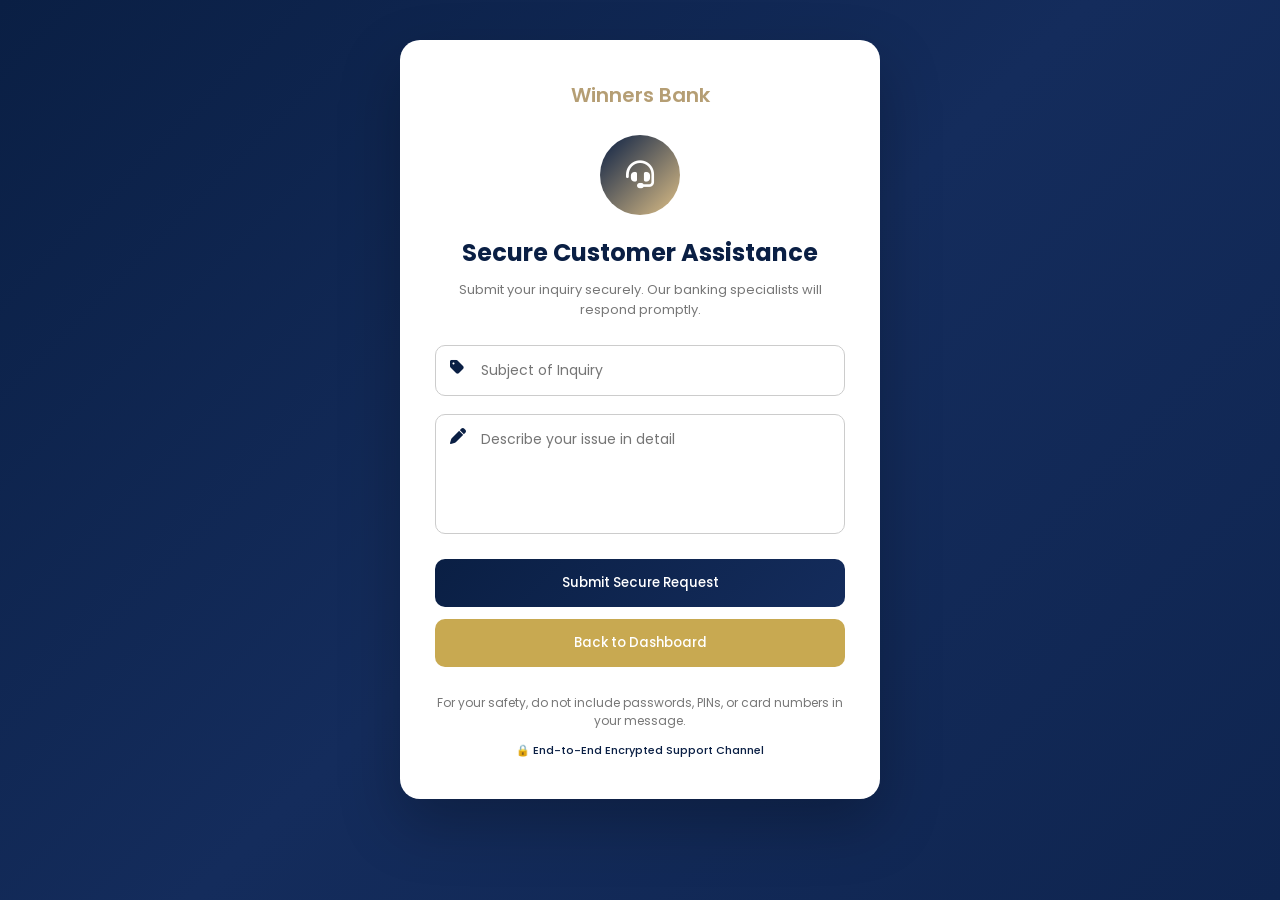
<file: wwwroot/support.html>
<!doctype html>
<html lang="en">
  <head>
    <meta charset="UTF-8" />
    <meta name="viewport" content="width=device-width, initial-scale=1.0" />
    <title>Secure Customer Support</title>

    <link
      href="https://fonts.googleapis.com/css2?family=Poppins:wght@300;400;500;600;700&display=swap"
      rel="stylesheet"
    />
    <link
      href="https://cdnjs.cloudflare.com/ajax/libs/font-awesome/6.5.0/css/all.min.css"
      rel="stylesheet"
    />

    <style>
      * {
        margin: 0;
        padding: 0;
        box-sizing: border-box;
        font-family: "Poppins", sans-serif;
      }
      :root {
        --color-white: #ffffff;
        --color-light: #f0eff5;
        --color-gray-light: #86848c;
        --color-gray-dark: #56555e;
        --color-dark: #27282f;
        --color-primary: #24086d;
        --color-primary-light: rgba(204, 153, 76, 0.607);
        --color-success: #22ca4b;
        --color-success-light: rgba(34, 202, 75, 0.15);
        --color-danger: #ff4336;
        --color-danger-light: rgba(255, 67, 54, 0.15);
        --color-warning: #eab507;
        --color-warning-light: rgba(234, 181, 7, 0.15);
        --color-purple: #a063f5;
        --color-purple-light: rgba(160, 99, 245, 0.15);
        --card-border-radius: 1.6rem;
        --border-radius-1: 1rem;
        --border-radius-2: 6px;
        --card-padding: 1.6rem;
        --sidebar-width: 220px;
        --background-color: rgba(199, 148, 53, 0.597);
      }

      
      body {
        background: linear-gradient(135deg, #0a1f44, #142c5c, #0f2550);
        min-height: 100vh;
        display: flex;
        justify-content: center;
        align-items: flex-start;
        padding: 40px 20px;
        overflow-y: auto;
      }

      .support-container {
        width: 480px;
      }

      /* ✅ Scroll */
      .support-card {
        background: #ffffff;
        padding: 40px 35px;
        border-radius: 20px;
        box-shadow: 0 25px 60px rgba(0, 0, 0, 0.25);
        max-height: 90vh;
        overflow-y: auto;
      }

      /* Scroll Profissional */
      .support-card::-webkit-scrollbar {
        width: 6px;
      }

      .support-card::-webkit-scrollbar-thumb {
        background: #c8a951;
        border-radius: 10px;
      }

      .bank-header {
        text-align: center;
        font-size: 20px;
        font-weight: 600;
        color: rgba(131, 92, 21, 0.597);
        margin-bottom: 25px;
      }

      .icon-circle {
        width: 80px;
        height: 80px;
        background: linear-gradient(135deg, #0a1f44, rgba(199, 148, 53, 0.597));
        border-radius: 50%;
        display: flex;
        justify-content: center;
        align-items: center;
        margin: 0 auto 20px auto;
        color: white;
        font-size: 28px;
      }

      h2 {
        text-align: center;
        color: #0a1f44;
        margin-bottom: 10px;
      }

      .secure-text {
        text-align: center;
        font-size: 13px;
        color: #777;
        margin-bottom: 25px;
      }

      .input-group {
        margin-bottom: 18px;
        position: relative;
      }

      .input-group i {
        position: absolute;
        left: 15px;
        top: 14px;
        color: #0a1f44;
      }

      .input-group input,
      .input-group textarea {
        width: 100%;
        padding: 14px 14px 14px 45px;
        border-radius: 10px;
        border: 1px solid #ccc;
        font-size: 14px;
        transition: 0.3s;
      }

      .input-group textarea {
        resize: none;
        height: 120px;
      }

      .input-group input:focus,
      .input-group textarea:focus {
        border-color: #0a1f44;
        outline: none;
        box-shadow: 0 0 0 3px rgba(10, 31, 68, 0.15);
      }

      .btn {
        width: 100%;
        padding: 14px;
        border: none;
        border-radius: 10px;
        font-weight: 500;
        cursor: pointer;
        margin-bottom: 12px;
        transition: 0.3s;
      }

      .primary-btn {
        background: linear-gradient(135deg, #0a1f44, #142c5c);
        color: white;
      }

      .primary-btn:hover {
        transform: translateY(-2px);
      }

      .secondary-btn {
        background: #c8a951;
        color: white;
      }

      .secondary-btn:hover {
        opacity: 0.9;
      }

      .security-note {
        margin-top: 15px;
        font-size: 12px;
        color: #777;
        text-align: center;
      }

      .footer-secure {
        margin-top: 12px;
        text-align: center;
        font-size: 11px;
        color: #0a1f44;
        font-weight: 500;
      }

      .success-message {
        display: none;
        text-align: center;
        font-size: 14px;
        color: green;
        margin-bottom: 15px;
      }
    </style>
  </head>

  <body>
    <div class="support-container">
      <div class="support-card">
        <div class="bank-header">Winners Bank</div>

        <div class="icon-circle">
          <i class="fa fa-headset"></i>
        </div>

        <h2>Secure Customer Assistance</h2>

        <p class="secure-text">
          Submit your inquiry securely. Our banking specialists will respond
          promptly.
        </p>

        <div class="success-message" id="successMsg">
          Your request has been submitted securely.
        </div>

        <form id="supportForm">
          <div class="input-group">
            <i class="fa fa-tag"></i>
            <input
              type="text"
              id="subject"
              placeholder="Subject of Inquiry"
              required
            />
          </div>

          <div class="input-group">
            <i class="fa fa-pen"></i>
            <textarea
              id="message"
              placeholder="Describe your issue in detail"
              required
            ></textarea>
          </div>

          <button type="submit" class="btn primary-btn">
            Submit Secure Request
          </button>

          <button type="button" class="btn secondary-btn" onclick="location.href='index.html'">
  Back to Dashboard
</button>
        </form>

        <div class="security-note">
          For your safety, do not include passwords, PINs, or card numbers in
          your message.
        </div>

        <div class="footer-secure">🔒 End-to-End Encrypted Support Channel</div>
      </div>
    </div>

    <script>
  // Check if user is logged in
  const token = localStorage.getItem("token");
  
  // Function to check if user can access dashboard
  function canAccessDashboard() {
    return token !== null;
  }

  // Handle Back to Dashboard button
  function goProfile() {
    if (canAccessDashboard()) {
      window.location.href = "index.html";
    } else {
      window.location.href = "login.html";
    }
  }

  // If not logged in, still can access support page but Back button will go to login
  // (optional: redirect to login if you want to block support page completely)
  // if (!token) {
  //   window.location.href = "login.html";
  // }

  // Handle support form submission
  document.getElementById("supportForm").addEventListener("submit", async function (e) {
    e.preventDefault();

    const subject = document.getElementById("subject").value.trim();
    const message = document.getElementById("message").value.trim();

    if (!subject || !message) {
      alert("Please fill in all fields.");
      return;
    }

    // If logged in, send with token
    if (token) {
      try {
        const response = await fetch("https://localhost:7079/api/Support/tickets", {
          method: "POST",
          headers: {
            "Content-Type": "application/json",
            "Authorization": `Bearer ${token}`
          },
          body: JSON.stringify({ subject: subject, message: message })
        });

        if (response.ok) {
          showSuccess();
        } else {
          alert("Failed to submit request. Please try again.");
        }
      } catch (error) {
        alert("Network error: " + error.message);
      }
    } else {
      // Not logged in - save locally or just show success
      showSuccess();
    }
  });

  function showSuccess() {
    const successMsg = document.getElementById("successMsg");
    successMsg.style.display = "block";
    document.getElementById("supportForm").reset();
    setTimeout(() => {
      successMsg.style.display = "none";
    }, 3000);
  }
</script>
  </body>
</html>
</file>
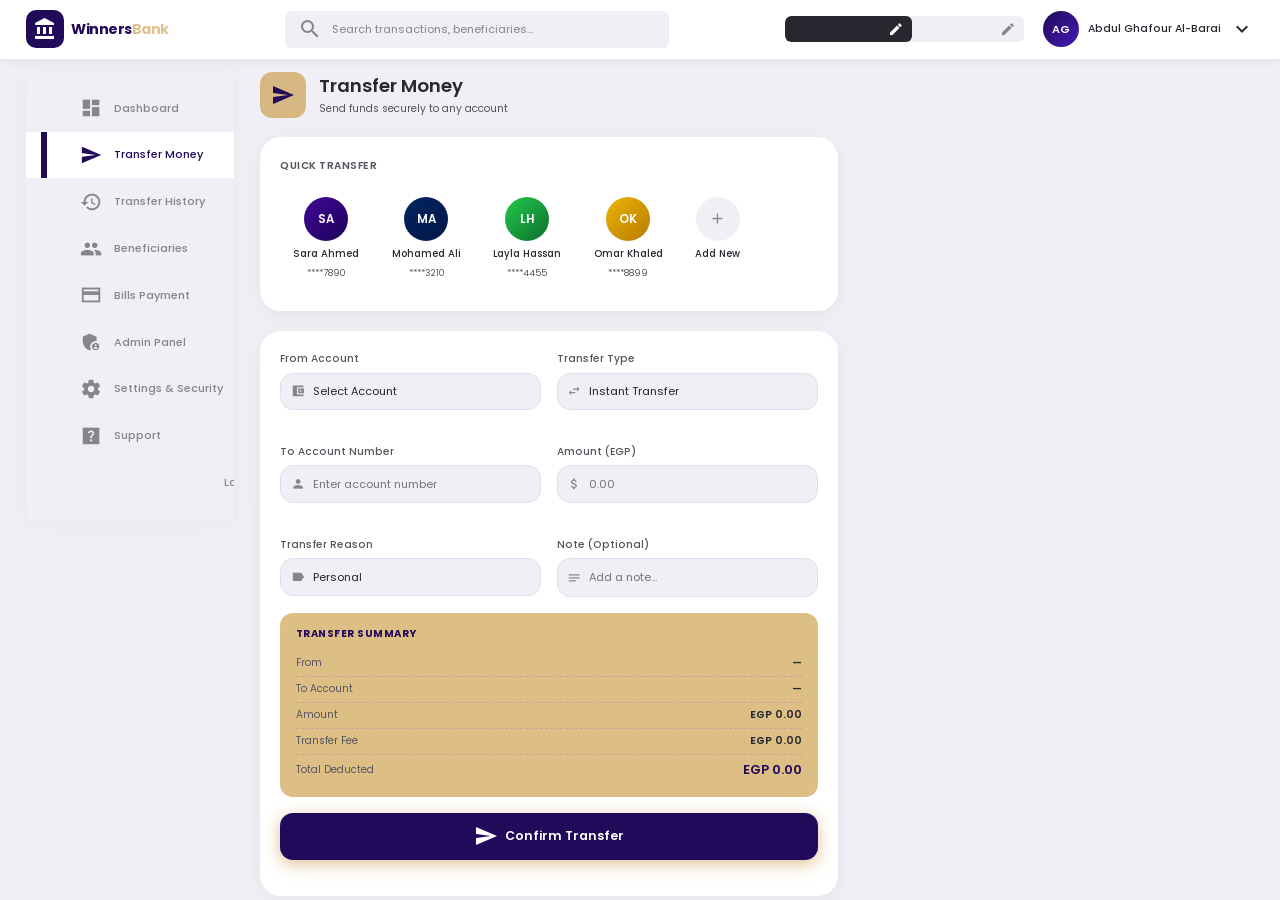
<file: wwwroot/transfer.html>
<!doctype html>
<html lang="en">
  <head>
    <meta charset="UTF-8" />
    <meta name="viewport" content="width=device-width, initial-scale=1.0" />
    <title>Transfer Money — Winners Bank</title>
    <link
      href="https://fonts.googleapis.com/icon?family=Material+Icons+Sharp"
      rel="stylesheet"
    />
    <!--GOOGLE FONT "POPPINS"-->
    <link rel="preconnect" href="https://fonts.googleapis.com" />
    <link rel="preconnect" href="https://fonts.gstatic.com" crossorigin />
    <link
      href="https://fonts.googleapis.com/css2?family=Poppins:wght@300;400;500;600;700&display=swap"
      rel="stylesheet"
    />
    <style>
      :root {
        --color-white: #ffffff;
        --color-light: #f0eff5;
        --color-gray-light: #86848c;
        --color-gray-dark: #56555e;
        --color-dark: #27282f;
        --color-primary: #210a59;
        --color-primary-light: rgba(204, 153, 76, 0.607);
        --color-success: #22ca4b;
        --color-success-light: rgba(34, 202, 75, 0.15);
        --color-danger: #ff4336;
        --color-danger-light: rgba(255, 67, 54, 0.15);
        --color-purple: #451cb5;
        --color-purple-light: rgba(255, 255, 255, 0.05);
        --background-color: rgba(199, 148, 53, 0.597);
        --card-border-radius: 1.6rem;
        --border-radius-1: 1rem;
        --border-radius-2: 6px;
        --card-padding: 1.6rem;
        --sidebar-width: 220px;
      }

      .dark-theme {
        --color-white: #131315;
        --color-light: #23232a;
        --color-dark: #ddd;
        --color-gray-dark: #adacb5;
      }

      *,
      *::before,
      *::after {
        margin: 0;
        padding: 0;
        box-sizing: border-box;
        outline: 0;
        border: 0;
        appearance: none;
        text-decoration: none;
        list-style: none;
      }

      html {
        font-size: 13px;
      }

      body {
        font-family: "Poppins", sans-serif;
        background: var(--color-light);
        color: var(--color-dark);
        min-height: 100vh;
      }

      img {
        width: 100%;
        display: block;
      }

      h2 {
        font-size: 1.4rem;
      }
      h4 {
        font-size: 0.95rem;
      }
      h5 {
        font-size: 0.85rem;
        font-weight: 500;
      }
      p {
        font-size: 0.85rem;
        color: var(--color-gray-dark);
      }

      /* ===== NAVBAR ===== */
      nav {
        width: 100%;
        background: var(--color-white);
        padding: 0.8rem 0;
        position: sticky;
        top: 0;
        z-index: 100;
        box-shadow: 0 2px 12px rgba(0, 0, 0, 0.06);
      }
      nav .container {
        display: flex;
        justify-content: space-between;
        align-items: center;
        width: 96%;
        margin: 0 auto;
      }
      nav .logo-area {
        display: flex;
        align-items: center;
        gap: 0.6rem;
      }
      nav .logo-icon {
        width: 38px;
        height: 38px;
        background: var(--color-primary);
        border-radius: 10px;
        display: flex;
        align-items: center;
        justify-content: center;
        color: white;
        font-size: 1.4rem;
      }
      nav .logo-text {
        font-size: 1.1rem;
        font-weight: 700;
        color: var(--color-primary);
        letter-spacing: -0.5px;
      }
      nav .logo-text span {
        color: var(--color-primary-light);
      }

      nav .search-bar {
        background: var(--color-light);
        padding: 0.5rem 1rem;
        width: 30vw;
        border-radius: var(--border-radius-2);
        display: flex;
        align-items: center;
        gap: 0.8rem;
        color: var(--color-gray-light);
      }
      nav .search-bar input {
        background: transparent;
        width: 100%;
        font-family: "Poppins", sans-serif;
        font-size: 0.85rem;
        color: var(--color-dark);
      }
      nav .search-bar input::placeholder {
        color: var(--color-gray-light);
      }

      nav .profile-area {
        display: flex;
        align-items: center;
        gap: 1.5rem;
      }

      nav .theme-btn {
        display: flex;
        background: var(--color-light);
        border-radius: var(--border-radius-2);
        overflow: hidden;
        cursor: pointer;
      }
      nav .theme-btn span {
        padding: 0.4rem 0.6rem;
        font-size: 1.2rem;
        display: flex;
        align-items: center;
        justify-content: center;
        color: var(--color-gray-light);
        transition: all 200ms ease;
      }
      nav .theme-btn span.active {
        background: var(--color-dark);
        color: var(--color-white);
        border-radius: var(--border-radius-2);
      }

      nav .profile {
        display: flex;
        align-items: center;
        gap: 0.7rem;
        cursor: pointer;
      }
      nav .profile-photo {
        width: 36px;
        height: 36px;
        border-radius: 50%;
        background: linear-gradient(
          135deg,
          var(--color-primary),
          var(--color-purple)
        );
        display: flex;
        align-items: center;
        justify-content: center;
        color: white;
        font-size: 0.85rem;
        font-weight: 600;
        flex-shrink: 0;
      }
      nav .profile h5 {
        font-size: 0.82rem;
        white-space: nowrap;
      }

      #menu-btn {
        display: none;
        background: transparent;
        cursor: pointer;
        color: var(--color-dark);
        font-size: 1.5rem;
      }

      /* ===== LAYOUT ===== */
      main {
        display: grid;
        grid-template-columns: 16rem auto 30rem;
        gap: 2rem;
        width: 96%;
        margin: 1rem auto 4rem;
      }
      aside {
        display: flex;
        flex-direction: column;
        justify-content: space-between;
        height: 88vh;
      }
      #close-btn {
        display: none;
      }

      .sidebar {
        padding: 1rem 0;
        box-shadow: 0 4px 20px rgba(149, 89, 20, 0.05);
        overflow: hidden;
      }
      .sidebar a {
        display: flex;
        align-items: center;
        gap: 0.9rem;
        height: 3.6rem;
        padding: 0 1.2rem;
        color: var(--color-gray-light);
        position: relative;
        transition: all 250ms ease;
      }
      .sidebar a span.material-icons-sharp {
        font-size: 1.7rem;
        margin-left: 3rem;
        transition: all 500ms ease;
      }

      .sidebar a h4 {
        font-size: 0.85rem;
        font-weight: 500;
        white-space: nowrap;
      }
      .sidebar a.active {
        background: var(--color-white);
        color: var(--color-primary);
      }
      .sidebar a.active::before {
        content: "";
        width: 6px;
        height: 100%;
        position: absolute;
        background: var(--color-primary);
      }
      .sidebar a:hover {
        color: var(--color-primary);
      }
      .sidebar a:hover span.material-icons-sharp {
        transform: translateX(4px);
        margin-left: 0rem;
      }

      /* ===== CONTENT ===== */
      .content {
        display: flex;
        flex-direction: column;
        gap: 1.5rem;
      }

      .page-header {
        display: flex;
        align-items: center;
        gap: 1rem;
      }
      .page-header .icon-box {
        width: 46px;
        height: 46px;
        border-radius: 12px;
        background: var(--background-color);
        display: flex;
        align-items: center;
        justify-content: center;
        color: var(--color-primary);
        font-size: 1.5rem;
      }
      .page-header h2 {
        font-weight: 600;
      }
      .page-header p {
        font-size: 0.8rem;
        margin-top: 2px;
      }

      .card {
        background: var(--color-white);
        border-radius: var(--card-border-radius);
        padding: var(--card-padding);
        box-shadow: 0 4px 20px rgba(0, 0, 0, 0.05);
      }

      /* ===== QUICK BENEFICIARIES ===== */
      .section-title {
        font-size: 0.8rem;
        font-weight: 600;
        color: var(--color-gray-dark);
        text-transform: uppercase;
        letter-spacing: 0.5px;
        margin-bottom: 1rem;
        
      }
      .beneficiaries {
        display: flex;
        gap: 0.5rem;
        flex-wrap: wrap;
      }
      .beneficiary-card {
        display: flex;
        flex-direction: column;
        align-items: center;
        gap: 0.4rem;
        cursor: pointer;
        padding: 0.8rem 1rem;
        border-radius: var(--border-radius-1);
        transition: 200ms ease;
      }
      .beneficiary-card:hover {
        background: var(--color-light);
      }
      .beneficiary-card .avatar {
        width: 44px;
        height: 44px;
        border-radius: 50%;
        display: flex;
        align-items: center;
        justify-content: center;
        font-size: 0.9rem;
        font-weight: 600;
        color: white;
      }
      .beneficiary-card h5 {
        font-size: 0.75rem;
        text-align: center;
      }
      .beneficiary-card p {
        font-size: 0.7rem;
      }

      /* ===== FORM ===== */
      .transfer-grid {
        display: grid;
        grid-template-columns: 1fr 1fr;
        gap: 1.2rem;
      }
      .form-group {
        display: flex;
        flex-direction: column;
        gap: 0.4rem;
      }
      .form-group.full {
        grid-column: 1 / -1;
      }

      .form-group label {
        font-size: 0.8rem;
        font-weight: 500;
        color: var(--color-gray-dark);
      }

      .input-wrap {
        position: relative;
      }
      .input-wrap .material-icons-sharp {
        position: absolute;
        left: 0.8rem;
        top: 50%;
        transform: translateY(-50%);
        font-size: 1.1rem;
        color: var(--color-gray-light);
        pointer-events: none;
      }

      .form-group input,
      .form-group select {
        width: 100%;
        padding: 0.75rem 0.9rem 0.75rem 2.4rem;
        border-radius: var(--border-radius-1);
        border: 1.5px solid #e0dff0;
        font-family: "Poppins", sans-serif;
        font-size: 0.85rem;
        color: var(--color-dark);
        background: var(--color-light);
        transition:
          border-color 200ms ease,
          box-shadow 200ms ease;
      }
      .form-group input:focus,
      .form-group select:focus {
        border-color: var(--color-primary);
        box-shadow: 0 0 0 3px var(--color-primary-light);
        background: var(--color-white);
      }
      .form-group select {
        cursor: pointer;
      }

      .error-msg {
        font-size: 0.72rem;
        color: var(--color-danger);
        min-height: 1rem;
        display: flex;
        align-items: center;
        gap: 0.3rem;
      }
      .error-msg .material-icons-sharp {
        font-size: 0.9rem;
      }

      /* ===== SUMMARY ===== */
      .transfer-summary {
        background: var(--background-color);
        border-radius: var(--border-radius-1);
        padding: 1rem 1.2rem;
      }
      .transfer-summary h4 {
        font-size: 0.78rem;
        color: var(--color-primary);
        margin-bottom: 0.7rem;
        text-transform: uppercase;
        letter-spacing: 0.5px;
      }
      .summary-row {
        display: flex;
        justify-content: space-between;
        align-items: center;
        padding: 0.35rem 0;
        border-bottom: 1px dashed rgba(71, 7, 234, 0.15);
      }
      .summary-row:last-child {
        border: none;
      }
      .summary-row span:first-child {
        font-size: 0.78rem;
        color: var(--color-gray-dark);
      }
      .summary-row span:last-child {
        font-size: 0.82rem;
        font-weight: 600;
        color: var(--color-dark);
      }
      .summary-row.total span:last-child {
        color: var(--color-primary);
        font-size: 1rem;
      }

      /* ===== BUTTON ===== */
      .btn-transfer {
        width: 100%;
        padding: 0.9rem;
        background: var(--color-primary);
        color: white;
        font-family: "Poppins", sans-serif;
        font-size: 0.95rem;
        font-weight: 600;
        border-radius: var(--border-radius-1);
        cursor: pointer;
        transition: all 300ms ease;
        display: flex;
        align-items: center;
        justify-content: center;
        gap: 0.6rem;
        box-shadow: 0 4px 16px var(--color-primary-light);
      }
      .btn-transfer:hover {
        background: #170346;
        transform: translateY(-1px);
        box-shadow: 0 8px 24px var(--color-primary-light);
      }
      .btn-transfer:active {
        transform: translateY(0);
      }

      /* ===== SUCCESS ===== */
      .success-message {
        display: none;
        align-items: center;
        gap: 0.8rem;
        padding: 1rem 1.2rem;
        background: var(--color-success-light);
        border-radius: var(--border-radius-1);
        border-left: 4px solid var(--color-success);
        animation: slideIn 400ms ease;
      }
      .success-message.show {
        display: flex;
      }
      .success-message .material-icons-sharp {
        color: var(--color-success);
        font-size: 1.6rem;
      }
      .success-message .msg-text h5 {
        color: #0d6e2c;
        font-size: 0.9rem;
      }
      .success-message .msg-text p {
        font-size: 0.78rem;
        color: #1a8a3e;
        margin-top: 2px;
      }
      @keyframes slideIn {
        from {
          opacity: 0;
          transform: translateY(-10px);
        }
        to {
          opacity: 1;
          transform: translateY(0);
        }
      }

      /* ===== RESPONSIVE ===== */
      @media (max-width: 900px) {
        main {
          grid-template-columns: 1fr;
        }
        aside {
          position: fixed;
          left: -100%;
          top: 0;
          height: 100vh;
          width: var(--sidebar-width);
          z-index: 200;
          background: var(--color-white);
          transition: left 300ms ease;
          box-shadow: 4px 0 20px rgba(0, 0, 0, 0.15);
        }
        aside.open {
          left: 0;
        }
        #close-btn {
          display: flex;
          margin: 1rem;
          cursor: pointer;
          background: none;
          color: var(--color-dark);
          font-size: 1.4rem;
        }
        #menu-btn {
          display: flex;
        }
        .transfer-grid {
          grid-template-columns: 1fr;
        }
        .form-group.full {
          grid-column: 1;
        }
        nav .search-bar {
          width: 40vw;
        }
      }
    </style>
  </head>
  <body>
    <!-- NAVBAR -->
    <nav>
      <div class="container">
        <div class="logo-area">
          <div class="logo-icon">
            <span class="material-icons-sharp">account_balance</span>
          </div>
          <div class="logo-text">Winners<span>Bank</span></div>
        </div>

        <div class="search-bar">
          <span class="material-icons-sharp">search</span>
          <input
            type="search"
            placeholder="Search transactions, beneficiaries…"
          />
        </div>

        <div class="profile-area">
          <div class="theme-btn" onclick="toggleTheme()">
            <span class="material-icons-sharp active" id="lightIcon"
              >light_mode</span
            >
            <span class="material-icons-sharp" id="darkIcon">dark_mode</span>
          </div>
          <div class="profile">
             <div class="profile">
            <div class="profile-photo">AG</div>
            <h5>Abdul Ghafour Al-Barai</h5>
            <span class="material-icons-sharp">expand_more</span>
          </div>
          <button id="menu-btn" onclick="toggleSidebar()">
            <span class="material-icons-sharp">menu</span>
          </button>
        </div>
      </div>
    </nav>

    <!-- MAIN -->
    <main>
      <!-- SIDEBAR -->
      <aside id="sidebar">
        <button id="close-btn" onclick="toggleSidebar()">
          <span class="material-icons-sharp">close</span>
        </button>
        <div class="sidebar">
          <a href="index.html" >
            <span class="material-icons-sharp">dashboard</span>
            <h4>Dashboard</h4>
          </a>

          <a href="transfer.html"class="active">
            <span class="material-icons-sharp">send</span>
            <h4>Transfer Money</h4>
          </a>
          <a href="transfer_his.html">
            <span class="material-icons-sharp">history</span>
            <h4>Transfer History</h4>
          </a>

          <a href="Beneficiaries.HTML">
            <span class="material-icons-sharp">group</span>
            <h4>Beneficiaries</h4>
          </a>

             <a href="bills.html">
              <span class="material-icons-sharp">payment</span>
              <h4>Bills Payment</h4>
            </a>
            <a href="adminmonitor.html" >
              <span class="material-icons-sharp">admin_panel_settings</span>
              <h4>Admin Panel</h4>
            </a>
          
            
            <a href="settings.html">
              <span class="material-icons-sharp">settings</span>
              <h4>Settings & Security</h4>
            </a>
           
            <a href="support.html">
              <span class="material-icons-sharp">help_center</span>
              <h4>Support</h4>
            </a>
            <a href="logout.html" id="logout-link">
              <span class="material-icons-sharp">logout</span>
              <h4>Logout</h4>
            </a>
        </div>
      </aside>

      <!-- CONTENT -->
      <div class="content">
        <!-- Header -->
        <div class="page-header">
          <div class="icon-box">
            <span class="material-icons-sharp">send</span>
          </div>
          <div>
            <h2>Transfer Money</h2>
            <p>Send funds securely to any account</p>
          </div>
        </div>

        <!-- Quick Transfer -->
        <div class="card">
          <div class="section-title">Quick Transfer</div>
          <div class="beneficiaries">
            <div
              class="beneficiary-card"
              onclick="selectBeneficiary('1234567890')"
            >
              <div
                class="avatar"
                style="background: linear-gradient(135deg, #420795, #1b025b)"
              >
                SA
              </div>
              <h5>Sara Ahmed</h5>
              <p>****7890</p>
            </div>
            <div
              class="beneficiary-card"
              onclick="selectBeneficiary('9876543210')"
            >
              <div
                class="avatar"
                style="background: linear-gradient(135deg, #022560, #021649)"
              >
                MA
              </div>
              <h5>Mohamed Ali</h5>
              <p>****3210</p>
            </div>
            <div
              class="beneficiary-card"
              onclick="selectBeneficiary('1122334455')"
            >
              <div
                class="avatar"
                style="background: linear-gradient(135deg, #22ca4b, #0d6e2c)"
              >
                LH
              </div>
              <h5>Layla Hassan</h5>
              <p>****4455</p>
            </div>
            <div
              class="beneficiary-card"
              onclick="selectBeneficiary('5566778899')"
            >
              <div
                class="avatar"
                style="background: linear-gradient(135deg, #eab507, #b87a00)"
              >
                OK
              </div>
              <h5>Omar Khaled</h5>
              <p>****8899</p>
            </div>
            <div class="beneficiary-card">
              <div
                class="avatar"
                style="
                  background: var(--color-light);
                  color: var(--color-gray-light);
                "
              >
                <span class="material-icons-sharp" style="font-size: 1.3rem"
                  >add</span
                >
              </div>
              <h5>Add New</h5>
              <p>&nbsp;</p>
            </div>
          </div>
        </div>

        <!-- Form -->
        <div class="card">
          <div class="transfer-grid">
            <div class="form-group">
              <label>From Account</label>
              <div class="input-wrap">
                <span class="material-icons-sharp">account_balance_wallet</span>
                <select id="fromAccount" onchange="updateSummary()">
                  <option value="">Select Account</option>
                  <option value="Savings — ****4589">Savings — ****4589</option>
                  <option value="Current — ****9876">Current — ****9876</option>
                </select>
              </div>
              <div class="error-msg" id="accountError"></div>
            </div>

            <div class="form-group">
              <label>Transfer Type</label>
              <div class="input-wrap">
                <span class="material-icons-sharp">swap_horiz</span>
                <select id="transferType">
                  <option>Instant Transfer</option>
                  <option>Standard Transfer</option>
                  <option>Scheduled Transfer</option>
                </select>
              </div>
            </div>

            <div class="form-group">
              <label>To Account Number</label>
              <div class="input-wrap">
                <span class="material-icons-sharp">person</span>
                <input
                  type="text"
                  id="toAccount"
                  placeholder="Enter account number"
                  oninput="updateSummary()"
                />
              </div>
              <div class="error-msg" id="toError"></div>
            </div>

            <div class="form-group">
              <label>Amount (EGP)</label>
              <div class="input-wrap">
                <span class="material-icons-sharp">attach_money</span>
                <input
                  type="number"
                  id="amount"
                  placeholder="0.00"
                  min="1"
                  oninput="updateSummary()"
                />
              </div>
              <div class="error-msg" id="amountError"></div>
            </div>

            <div class="form-group">
              <label>Transfer Reason</label>
              <div class="input-wrap">
                <span class="material-icons-sharp">label</span>
                <select id="reason">
                  <option>Personal</option>
                  <option>Bills</option>
                  <option>Business</option>
                  <option>Investment</option>
                </select>
              </div>
            </div>

            <div class="form-group">
              <label>Note (Optional)</label>
              <div class="input-wrap">
                <span class="material-icons-sharp">notes</span>
                <input type="text" id="note" placeholder="Add a note…" />
              </div>
            </div>

            <!-- Summary -->
            <div class="form-group full">
              <div class="transfer-summary">
                <h4>Transfer Summary</h4>
                <div class="summary-row">
                  <span>From</span><span id="sumFrom">—</span>
                </div>
                <div class="summary-row">
                  <span>To Account</span><span id="sumTo">—</span>
                </div>
                <div class="summary-row">
                  <span>Amount</span><span id="sumAmount">EGP 0.00</span>
                </div>
                <div class="summary-row">
                  <span>Transfer Fee</span><span id="sumFee">EGP 0.00</span>
                </div>
                <div class="summary-row total">
                  <span>Total Deducted</span><span id="sumTotal">EGP 0.00</span>
                </div>
              </div>
            </div>

            <!-- Button -->
            <div class="form-group full">
              <button class="btn-transfer" onclick="transferMoney()">
                <span class="material-icons-sharp">send</span>
                Confirm Transfer
              </button>
            </div>

            <!-- Success -->
            <div class="form-group full">
              <div class="success-message" id="successMessage">
                <span class="material-icons-sharp">check_circle</span>
                <div class="msg-text">
                  <h5>Transfer Successful!</h5>
                  <p id="successDetail">
                    Your transfer has been processed successfully.
                  </p>
                </div>
              </div>
            </div>
          </div>
        </div>
      </div>
    </main>

    <script>
      function toggleSidebar() {
        document.getElementById("sidebar").classList.toggle("open");
      }

      function toggleTheme() {
        document.body.classList.toggle("dark-theme");
        const light = !document.body.classList.contains("dark-theme");
        document.getElementById("lightIcon").classList.toggle("active", light);
        document.getElementById("darkIcon").classList.toggle("active", !light);
      }

      function selectBeneficiary(acc) {
        document.getElementById("toAccount").value = acc;
        updateSummary();
      }

      function updateSummary() {
        const from = document.getElementById("fromAccount").value;
        const to = document.getElementById("toAccount").value;
        const amount = parseFloat(document.getElementById("amount").value) || 0;
        const fee = amount > 0 ? 5.0 : 0;
        const total = amount + fee;

        document.getElementById("sumFrom").textContent = from || "—";
        document.getElementById("sumTo").textContent = to || "—";
        document.getElementById("sumAmount").textContent =
          `EGP ${amount.toFixed(2)}`;
        document.getElementById("sumFee").textContent = `EGP ${fee.toFixed(2)}`;
        document.getElementById("sumTotal").textContent =
          `EGP ${total.toFixed(2)}`;
      }

      function transferMoney() {
        const fromAccount = document.getElementById("fromAccount").value;
        const toAccount = document.getElementById("toAccount").value;
        const amount = document.getElementById("amount").value;

        ["accountError", "toError", "amountError"].forEach((id) => {
          document.getElementById(id).innerHTML = "";
        });
        document.getElementById("successMessage").classList.remove("show");

        let valid = true;

        if (!fromAccount) {
          document.getElementById("accountError").innerHTML =
            '<span class="material-icons-sharp">error_outline</span> Please select an account';
          valid = false;
        }
        if (toAccount.trim().length < 6) {
          document.getElementById("toError").innerHTML =
            '<span class="material-icons-sharp">error_outline</span> Enter a valid account number (min 6 digits)';
          valid = false;
        }
        if (!amount || parseFloat(amount) <= 0) {
          document.getElementById("amountError").innerHTML =
            '<span class="material-icons-sharp">error_outline</span> Enter a valid amount';
          valid = false;
        }

        if (valid) {
          const amt = parseFloat(amount).toFixed(2);
          document.getElementById("successDetail").textContent =
            `EGP ${amt} sent to account ****${toAccount.slice(-4)} successfully.`;
          document.getElementById("successMessage").classList.add("show");
          document
            .getElementById("successMessage")
            .scrollIntoView({ behavior: "smooth", block: "nearest" });
        }
      }
    </script>
    <script src="search.js"></script>
  </body>
</html>
</file>
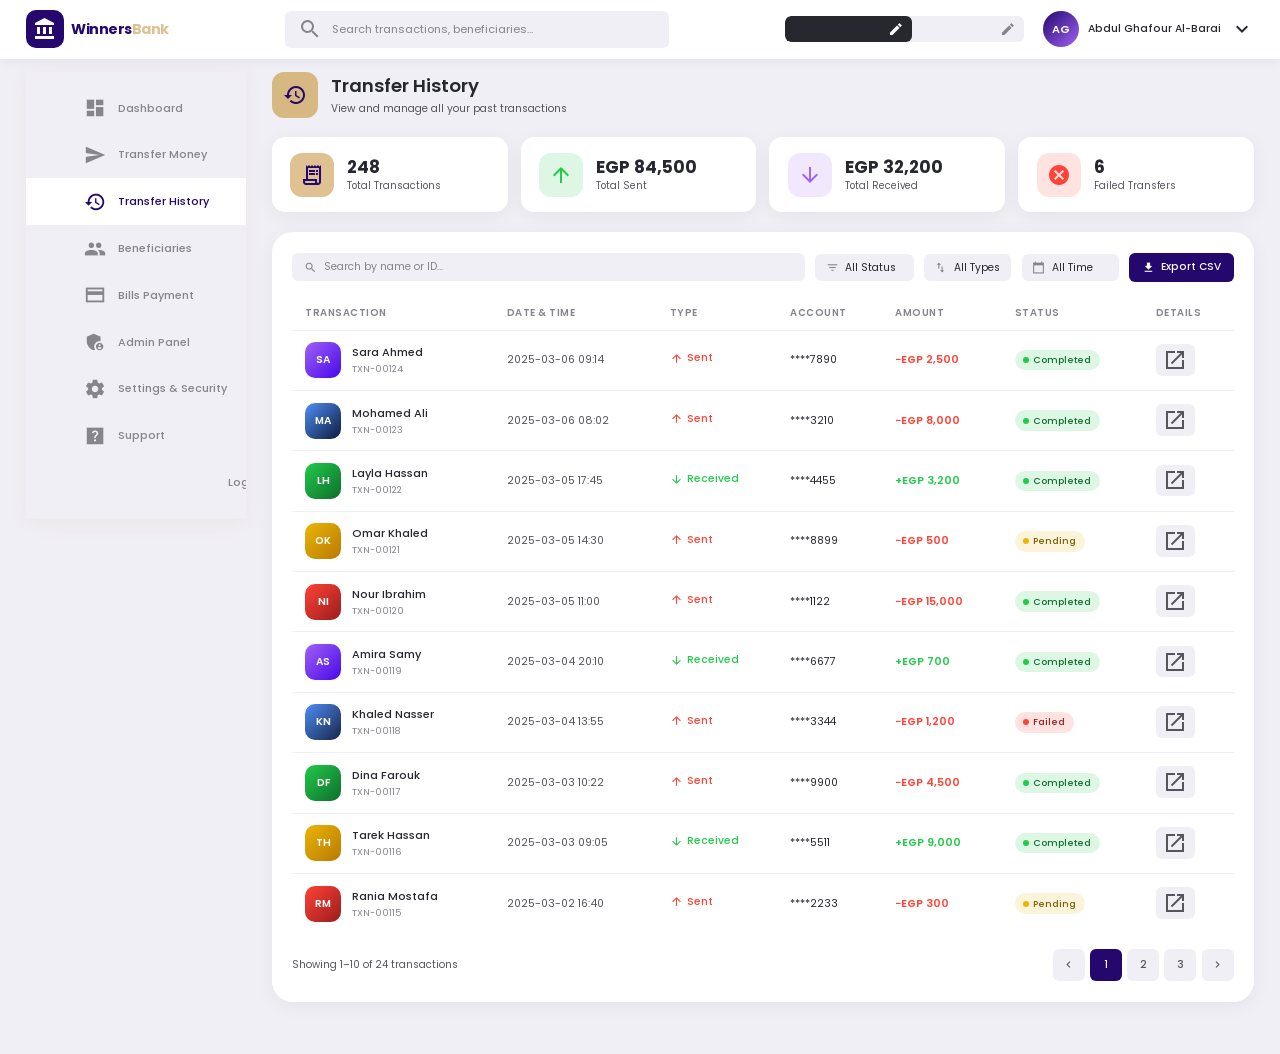
<file: wwwroot/transfer_his.html>
<!doctype html>
<html lang="en">
  <head>
    <meta charset="UTF-8" />
    <meta name="viewport" content="width=device-width, initial-scale=1.0" />
    <title>Transfer History — Winners Bank</title>
    <link
      href="https://fonts.googleapis.com/icon?family=Material+Icons+Sharp"
      rel="stylesheet"
    />
    <!--GOOGLE FONT "POPPINS"-->
    <link rel="preconnect" href="https://fonts.googleapis.com" />
    <link rel="preconnect" href="https://fonts.gstatic.com" crossorigin />
    <link
      href="https://fonts.googleapis.com/css2?family=Poppins:wght@300;400;500;600;700&display=swap"
      rel="stylesheet"
    />
    <style>
      /* ===== ROOT VARIABLES ===== */
      :root {
        --color-white: #ffffff;
        --color-light: #f0eff5;
        --color-gray-light: #86848c;
        --color-gray-dark: #56555e;
        --color-dark: #27282f;
        --color-primary: #24086d;
        --color-primary-light: rgba(204, 153, 76, 0.607);
        --color-success: #22ca4b;
        --color-success-light: rgba(34, 202, 75, 0.15);
        --color-danger: #ff4336;
        --color-danger-light: rgba(255, 67, 54, 0.15);
        --color-warning: #eab507;
        --color-warning-light: rgba(234, 181, 7, 0.15);
        --color-purple: #a063f5;
        --color-purple-light: rgba(160, 99, 245, 0.15);
        --card-border-radius: 1.6rem;
        --border-radius-1: 1rem;
        --border-radius-2: 6px;
        --card-padding: 1.6rem;
        --sidebar-width: 220px;
        --background-color: rgba(199, 148, 53, 0.597);
      }

      .dark-theme {
        --color-white: #131315;
        --color-light: #23232a;
        --color-dark: #ddd;
        --color-gray-dark: #adacb5;
      }

      *,
      *::before,
      *::after {
        margin: 0;
        padding: 0;
        box-sizing: border-box;
        outline: 0;
        border: 0;
        appearance: none;
        text-decoration: none;
        list-style: none;
      }

      html {
        font-size: 13px;
      }

      body {
        font-family: "Poppins", sans-serif;
        background: var(--color-light);
        color: var(--color-dark);
        min-height: 100vh;
      }

      h2 {
        font-size: 1.4rem;
      }
      h4 {
        font-size: 0.95rem;
      }
      h5 {
        font-size: 0.85rem;
        font-weight: 500;
      }
      p {
        font-size: 0.85rem;
        color: var(--color-gray-dark);
      }

      /* ===== NAVBAR ===== */
      nav {
        width: 100%;
        background: var(--color-white);
        padding: 0.8rem 0;
        position: sticky;
        top: 0;
        z-index: 100;
        box-shadow: 0 2px 12px rgba(0, 0, 0, 0.06);
      }
      nav .container {
        display: flex;
        justify-content: space-between;
        align-items: center;
        width: 96%;
        margin: 0 auto;
      }
      nav .logo-area {
        display: flex;
        align-items: center;
        gap: 0.6rem;
      }
      nav .logo-icon {
        width: 38px;
        height: 38px;
        background: var(--color-primary);
        border-radius: 10px;
        display: flex;
        align-items: center;
        justify-content: center;
        color: white;
        font-size: 1.4rem;
      }
      nav .logo-text {
        font-size: 1.1rem;
        font-weight: 700;
        color: var(--color-primary);
        letter-spacing: -0.5px;
      }
      nav .logo-text span {
        color: var(--color-primary-light);
      }

      nav .search-bar {
        background: var(--color-light);
        padding: 0.5rem 1rem;
        width: 30vw;
        border-radius: var(--border-radius-2);
        display: flex;
        align-items: center;
        gap: 0.8rem;
        color: var(--color-gray-light);
      }
      nav .search-bar input {
        background: transparent;
        width: 100%;
        font-family: "Poppins", sans-serif;
        font-size: 0.85rem;
        color: var(--color-dark);
      }
      nav .search-bar input::placeholder {
        color: var(--color-gray-light);
      }

      nav .profile-area {
        display: flex;
        align-items: center;
        gap: 1.5rem;
      }

      nav .theme-btn {
        display: flex;
        background: var(--color-light);
        border-radius: var(--border-radius-2);
        overflow: hidden;
        cursor: pointer;
      }
      nav .theme-btn span {
        padding: 0.4rem 0.6rem;
        font-size: 1.2rem;
        display: flex;
        align-items: center;
        justify-content: center;
        color: var(--color-gray-light);
        transition: all 200ms ease;
      }
      nav .theme-btn span.active {
        background: var(--color-dark);
        color: var(--color-white);
        border-radius: var(--border-radius-2);
      }

      nav .profile {
        display: flex;
        align-items: center;
        gap: 0.7rem;
        cursor: pointer;
      }
      nav .profile-photo {
        width: 36px;
        height: 36px;
        border-radius: 50%;
        background: linear-gradient(
          135deg,
          var(--color-primary),
          var(--color-purple)
        );
        display: flex;
        align-items: center;
        justify-content: center;
        color: white;
        font-size: 0.85rem;
        font-weight: 600;
        flex-shrink: 0;
      }
      nav .profile h5 {
        font-size: 0.82rem;
        white-space: nowrap;
      }
      #menu-btn {
        display: none;
        background: transparent;
        cursor: pointer;
        color: var(--color-dark);
        font-size: 1.5rem;
      }

      /* ===== LAYOUT ===== */
      main {
        display: grid;
        grid-template-columns: var(--sidebar-width) 1fr;
        gap: 2rem;
        width: 96%;
        margin: 1rem auto 4rem;
      }

      aside {
        display: flex;
        flex-direction: column;
        justify-content: space-between;
        height: 88vh;
        margin-top: 0;
        padding-top: 0;
      }
      #close-btn {
        display: none;
      }

      .sidebar {
        padding: 1rem 0;
        box-shadow: 0 4px 20px rgba(149, 89, 20, 0.05);
        overflow: hidden;
      }
      .sidebar a {
        display: flex;
        align-items: center;
        gap: 0.9rem;
        height: 3.6rem;
        padding: 1.5rem;
        color: var(--color-gray-light);
        position: relative;
        transition: all 250ms ease;
      }
      .sidebar a span.material-icons-sharp {
        font-size: 1.7rem;
        margin-left: 3rem;
        transition: all 500ms ease;
      }

      .sidebar a h4 {
        font-size: 0.85rem;
        font-weight: 500;
        white-space: nowrap;
      }
      .sidebar a.active {
        background: var(--color-white);
        color: var(--color-primary);
      }
      .sidebar a.active::before {
        content: "";
        width: 6px;
        height: 100%;
        position: absolute;
        background: var(color --color-primary);
      }
      .sidebar a:hover {
        color: var(--color-primary);
      }
      .sidebar a:hover span.material-icons-sharp {
        transform: translateX(4px);
        margin-left: 2rem;
      }

      /* ===== CONTENT ===== */
      .content {
        display: flex;
        flex-direction: column;
        gap: 1.5rem;
      }

      .page-header {
        display: flex;
        align-items: center;
        gap: 1rem;
      }
      .page-header .icon-box {
        width: 46px;
        height: 46px;
        border-radius: 12px;
        background: var(--background-color);
        display: flex;
        align-items: center;
        justify-content: center;
        color: var(--color-primary);
        font-size: 1.5rem;
      }
      .page-header h2 {
        font-weight: 600;
      }
      .page-header p {
        font-size: 0.8rem;
        margin-top: 2px;
      }

      .card {
        background: var(--color-white);
        border-radius: var(--card-border-radius);
        padding: var(--card-padding);
        box-shadow: 0 4px 20px rgba(0, 0, 0, 0.05);
      }

      /* ===== STATS ROW ===== */
      .stats-row {
        display: grid;
        grid-template-columns: repeat(4, 1fr);
        gap: 1rem;
      }

      .stat-card {
        background: var(--color-white);
        border-radius: var(--border-radius-1);
        padding: 1.2rem 1.4rem;
        box-shadow: 0 4px 20px rgba(0, 0, 0, 0.05);
        display: flex;
        align-items: center;
        gap: 1rem;
      }

      .stat-card .stat-icon {
        width: 44px;
        height: 44px;
        border-radius: 12px;
        display: flex;
        align-items: center;
        justify-content: center;
        font-size: 1.4rem;
        flex-shrink: 0;
      }

      .stat-card .stat-info h3 {
        font-size: 1.3rem;
        font-weight: 700;
        line-height: 1.2;
      }
      .stat-card .stat-info p {
        font-size: 0.75rem;
        margin-top: 2px;
      }

      /* ===== FILTERS BAR ===== */
      .filters-bar {
        display: flex;
        align-items: center;
        gap: 0.8rem;
        flex-wrap: wrap;
      }

      .filter-group {
        display: flex;
        align-items: center;
        gap: 0.5rem;
        background: var(--color-light);
        border-radius: var(--border-radius-2);
        padding: 0.45rem 0.8rem;
        font-size: 0.8rem;
        color: var(--color-gray-dark);
      }

      .filter-group select,
      .filter-group input {
        background: transparent;
        font-family: "Poppins", sans-serif;
        font-size: 0.8rem;
        color: var(--color-dark);
        cursor: pointer;
      }

      .filter-group .material-icons-sharp {
        font-size: 1rem;
        color: var(--color-gray-light);
      }

      .search-filter {
        display: flex;
        align-items: center;
        gap: 0.5rem;
        background: var(--color-light);
        border-radius: var(--border-radius-2);
        padding: 0.45rem 0.9rem;
        flex: 1;
        min-width: 180px;
      }
      .search-filter input {
        background: transparent;
        width: 100%;
        font-family: "Poppins", sans-serif;
        font-size: 0.82rem;
        color: var(--color-dark);
      }
      .search-filter input::placeholder {
        color: var(--color-gray-light);
      }
      .search-filter .material-icons-sharp {
        font-size: 1rem;
        color: var(--color-gray-light);
      }

      .btn-export {
        display: flex;
        align-items: center;
        gap: 0.4rem;
        padding: 0.5rem 1rem;
        background: var(--color-primary);
        color: white;
        border-radius: var(--border-radius-2);
        font-family: "Poppins", sans-serif;
        font-size: 0.8rem;
        font-weight: 500;
        cursor: pointer;
        transition: all 250ms ease;
        margin-left: auto;
      }
      .btn-export:hover {
        background: #3800c0;
      }
      .btn-export .material-icons-sharp {
        font-size: 1rem;
      }

      /* ===== TABLE ===== */
      .table-wrapper {
        overflow-x: auto;
      }

      table {
        width: 100%;
        border-collapse: collapse;
      }

      thead th {
        font-size: 0.75rem;
        font-weight: 600;
        color: var(--color-gray-light);
        text-transform: uppercase;
        letter-spacing: 0.5px;
        padding: 0.7rem 1rem;
        border-bottom: 1.5px solid var(--color-light);
        text-align: left;
        white-space: nowrap;
      }

      tbody tr {
        border-bottom: 1px solid var(--color-light);
        transition: background 200ms ease;
        cursor: pointer;
      }
      tbody tr:last-child {
        border-bottom: none;
      }
      tbody tr:hover {
        background: var(--color-light);
      }

      tbody td {
        padding: 0.9rem 1rem;
        font-size: 0.83rem;
        vertical-align: middle;
      }

      /* Transaction cell */
      .tx-cell {
        display: flex;
        align-items: center;
        gap: 0.8rem;
      }
      .tx-icon {
        width: 36px;
        height: 36px;
        border-radius: 10px;
        display: flex;
        align-items: center;
        justify-content: center;
        font-size: 1.1rem;
        flex-shrink: 0;
      }
      .tx-name {
        font-weight: 500;
        font-size: 0.85rem;
      }
      .tx-id {
        font-size: 0.72rem;
        color: var(--color-gray-light);
        margin-top: 1px;
      }

      /* Amount */
      .amount-out {
        color: var(--color-danger);
        font-weight: 600;
      }
      .amount-in {
        color: var(--color-success);
        font-weight: 600;
      }

      /* Status badge */
      .badge {
        display: inline-flex;
        align-items: center;
        gap: 0.3rem;
        padding: 0.25rem 0.65rem;
        border-radius: 20px;
        font-size: 0.72rem;
        font-weight: 500;
        white-space: nowrap;
      }
      .badge .dot {
        width: 6px;
        height: 6px;
        border-radius: 50%;
      }
      .badge.success {
        background: var(--color-success-light);
        color: #0d6e2c;
      }
      .badge.success .dot {
        background: var(--color-success);
      }
      .badge.pending {
        background: var(--color-warning-light);
        color: #7a5c00;
      }
      .badge.pending .dot {
        background: var(--color-warning);
      }
      .badge.failed {
        background: var(--color-danger-light);
        color: #9b1c1c;
      }
      .badge.failed .dot {
        background: var(--color-danger);
      }

      /* Action btn */
      .btn-action {
        background: var(--color-light);
        border-radius: var(--border-radius-2);
        padding: 0.3rem 0.6rem;
        font-size: 1rem;
        color: var(--color-gray-dark);
        cursor: pointer;
        transition: all 200ms ease;
        display: inline-flex;
        align-items: center;
      }
      .btn-action:hover {
        background: var(--color-primary-light);
        color: var(--color-primary);
      }

      /* ===== PAGINATION ===== */
      .pagination {
        display: flex;
        align-items: center;
        justify-content: space-between;
        margin-top: 1.2rem;
        flex-wrap: wrap;
        gap: 0.5rem;
      }
      .pagination p {
        font-size: 0.78rem;
      }
      .page-btns {
        display: flex;
        gap: 0.4rem;
      }
      .page-btn {
        width: 32px;
        height: 32px;
        border-radius: var(--border-radius-2);
        display: flex;
        align-items: center;
        justify-content: center;
        font-size: 0.8rem;
        font-weight: 500;
        cursor: pointer;
        background: var(--color-light);
        color: var(--color-gray-dark);
        transition: all 200ms ease;
      }
      .page-btn.active {
        background: var(--color-primary);
        color: white;
      }
      .page-btn:hover:not(.active) {
        background: var(--color-primary-light);
        color: var(--color-primary);
      }
      .page-btn .material-icons-sharp {
        font-size: 1rem;
      }

      /* ===== MODAL ===== */
      .modal-overlay {
        display: none;
        position: fixed;
        inset: 0;
        background: rgba(0, 0, 0, 0.4);
        z-index: 300;
        align-items: center;
        justify-content: center;
        backdrop-filter: blur(3px);
      }
      .modal-overlay.open {
        display: flex;
        animation: fadeIn 200ms ease;
      }

      @keyframes fadeIn {
        from {
          opacity: 0;
        }
        to {
          opacity: 1;
        }
      }

      .modal {
        background: var(--color-white);
        border-radius: var(--card-border-radius);
        padding: 2rem;
        width: 420px;
        max-width: 95vw;
        box-shadow: 0 20px 60px rgba(0, 0, 0, 0.2);
        animation: slideUp 250ms ease;
      }

      @keyframes slideUp {
        from {
          transform: translateY(20px);
          opacity: 0;
        }
        to {
          transform: translateY(0);
          opacity: 1;
        }
      }

      .modal-header {
        display: flex;
        align-items: center;
        justify-content: space-between;
        margin-bottom: 1.5rem;
      }
      .modal-header h3 {
        font-size: 1.1rem;
        font-weight: 600;
      }
      .modal-close {
        background: var(--color-light);
        border-radius: 50%;
        width: 32px;
        height: 32px;
        display: flex;
        align-items: center;
        justify-content: center;
        cursor: pointer;
        color: var(--color-gray-dark);
        font-size: 1.1rem;
        transition: all 200ms ease;
      }
      .modal-close:hover {
        background: var(--color-danger-light);
        color: var(--color-danger);
      }

      .modal-status-icon {
        width: 64px;
        height: 64px;
        border-radius: 50%;
        display: flex;
        align-items: center;
        justify-content: center;
        font-size: 2rem;
        margin: 0 auto 1.2rem;
      }

      .modal-row {
        display: flex;
        justify-content: space-between;
        align-items: center;
        padding: 0.6rem 0;
        border-bottom: 1px dashed var(--color-light);
      }
      .modal-row:last-child {
        border: none;
      }
      .modal-row span:first-child {
        font-size: 0.8rem;
        color: var(--color-gray-dark);
      }
      .modal-row span:last-child {
        font-size: 0.85rem;
        font-weight: 500;
      }

      /* ===== RESPONSIVE ===== */
      @media (max-width: 1100px) {
        .stats-row {
          grid-template-columns: repeat(2, 1fr);
        }
      }
      @media (max-width: 900px) {
        main {
          grid-template-columns: 1fr;
        }
        aside {
          position: fixed;
          left: -100%;
          top: 0;
          height: 100vh;
          width: var(--sidebar-width);
          z-index: 200;
          background: var(--color-white);
          transition: left 300ms ease;
          box-shadow: 4px 0 20px rgba(0, 0, 0, 0.15);
        }
        aside.open {
          left: 0;
        }
        #close-btn {
          display: flex;
          margin: 1rem;
          cursor: pointer;
          background: none;
          color: var(--color-dark);
          font-size: 1.4rem;
        }
        #menu-btn {
          display: flex;
        }
        nav .search-bar {
          width: 40vw;
        }
      }
      @media (max-width: 600px) {
        .stats-row {
          grid-template-columns: 1fr 1fr;
        }
        .filters-bar {
          flex-direction: column;
          align-items: stretch;
        }
        .btn-export {
          margin-left: 0;
          justify-content: center;
        }
      }
    </style>
  </head>
  <body>
    <!-- ===== NAVBAR ===== -->
    <nav>
      <div class="container">
        <div class="logo-area">
          <div class="logo-icon">
            <span class="material-icons-sharp">account_balance</span>
          </div>
          <div class="logo-text">Winners<span>Bank</span></div>
        </div>

        <div class="search-bar">
          <span class="material-icons-sharp">search</span>
          <input
            type="search"
            placeholder="Search transactions, beneficiaries…"
          />
        </div>

        <div class="profile-area">
          <div class="theme-btn" onclick="toggleTheme()">
            <span class="material-icons-sharp active" id="lightIcon"
              >light_mode</span
            >
            <span class="material-icons-sharp" id="darkIcon">dark_mode</span>
          </div>
          <div class="profile">
            <div class="profile-photo">AG</div>
            <h5>Abdul Ghafour Al-Barai</h5>
            <span class="material-icons-sharp">expand_more</span>
          </div>
          <button id="menu-btn" onclick="toggleSidebar()">
            <span class="material-icons-sharp">menu</span>
          </button>
        </div>
      </div>
    </nav>

    <!-- ===== MAIN ===== -->
    <main>
      <!-- SIDEBAR -->
      <aside id="sidebar">
        <button id="close-btn" onclick="toggleSidebar()">
          <span class="material-icons-sharp">close</span>
        </button>
        <div class="sidebar">
          <a href="index.html">
            <span class="material-icons-sharp">dashboard</span>
            <h4>Dashboard</h4>
          </a>

          <a href="transfer.html">
            <span class="material-icons-sharp">send</span>
            <h4>Transfer Money</h4>
          </a>
          <a href="transfer_his.html" class="active">
            <span class="material-icons-sharp">history</span>
            <h4>Transfer History</h4>
          </a>

          <a href="Beneficiaries.HTML">
            <span class="material-icons-sharp">group</span>
            <h4>Beneficiaries</h4>
          </a>

          <a href="bills.html">
            <span class="material-icons-sharp">payment</span>
            <h4>Bills Payment</h4>
          </a>
          <a href="adminmonitor.html">
            <span class="material-icons-sharp">admin_panel_settings</span>
            <h4>Admin Panel</h4>
          </a>
          <a href="settings.html">
            <span class="material-icons-sharp">settings</span>
            <h4>Settings & Security</h4>
          </a>

          <a href="support.html">
            <span class="material-icons-sharp">help_center</span>
            <h4>Support</h4>
          </a>
          <a href="logout.html" id="logout-link">
            <span class="material-icons-sharp">logout</span>
            <h4>Logout</h4>
          </a>
        </div>
      </aside>

      <!-- CONTENT -->
      <div class="content">
        <!-- Page Header -->
        <div class="page-header">
          <div class="icon-box">
            <span class="material-icons-sharp">history</span>
          </div>
          <div>
            <h2>Transfer History</h2>
            <p>View and manage all your past transactions</p>
          </div>
        </div>

        <!-- Stats -->
        <div class="stats-row">
          <div class="stat-card">
            <div
              class="stat-icon"
              style="
                background: var(--color-primary-light);
                color: var(--color-primary);
              "
            >
              <span class="material-icons-sharp">receipt_long</span>
            </div>
            <div class="stat-info">
              <h3>248</h3>
              <p>Total Transactions</p>
            </div>
          </div>
          <div class="stat-card">
            <div
              class="stat-icon"
              style="
                background: var(--color-success-light);
                color: var(--color-success);
              "
            >
              <span class="material-icons-sharp">arrow_upward</span>
            </div>
            <div class="stat-info">
              <h3>EGP 84,500</h3>
              <p>Total Sent</p>
            </div>
          </div>
          <div class="stat-card">
            <div
              class="stat-icon"
              style="
                background: var(--color-purple-light);
                color: var(--color-purple);
              "
            >
              <span class="material-icons-sharp">arrow_downward</span>
            </div>
            <div class="stat-info">
              <h3>EGP 32,200</h3>
              <p>Total Received</p>
            </div>
          </div>
          <div class="stat-card">
            <div
              class="stat-icon"
              style="
                background: var(--color-danger-light);
                color: var(--color-danger);
              "
            >
              <span class="material-icons-sharp">cancel</span>
            </div>
            <div class="stat-info">
              <h3>6</h3>
              <p>Failed Transfers</p>
            </div>
          </div>
        </div>

        <!-- Table Card -->
        <div class="card">
          <!-- Filters -->
          <div class="filters-bar" style="margin-bottom: 1.2rem">
            <div class="search-filter">
              <span class="material-icons-sharp">search</span>
              <input
                type="text"
                id="searchInput"
                placeholder="Search by name or ID…"
                oninput="filterTable()"
              />
            </div>

            <div class="filter-group">
              <span class="material-icons-sharp">filter_list</span>
              <select id="statusFilter" onchange="filterTable()">
                <option value="">All Status</option>
                <option value="success">Completed</option>
                <option value="pending">Pending</option>
                <option value="failed">Failed</option>
              </select>
            </div>

            <div class="filter-group">
              <span class="material-icons-sharp">swap_vert</span>
              <select id="typeFilter" onchange="filterTable()">
                <option value="">All Types</option>
                <option value="out">Sent</option>
                <option value="in">Received</option>
              </select>
            </div>

            <div class="filter-group">
              <span class="material-icons-sharp">calendar_today</span>
              <select id="dateFilter" onchange="filterTable()">
                <option value="">All Time</option>
                <option value="today">Today</option>
                <option value="week">This Week</option>
                <option value="month">This Month</option>
              </select>
            </div>

            <button class="btn-export" onclick="exportCSV()">
              <span class="material-icons-sharp">download</span>
              Export CSV
            </button>
          </div>

          <!-- Table -->
          <div class="table-wrapper">
            <table id="txTable">
              <thead>
                <tr>
                  <th>Transaction</th>
                  <th>Date &amp; Time</th>
                  <th>Type</th>
                  <th>Account</th>
                  <th>Amount</th>
                  <th>Status</th>
                  <th>Details</th>
                </tr>
              </thead>
              <tbody id="tableBody">
                <!-- Rows injected by JS -->
              </tbody>
            </table>
          </div>

          <!-- Pagination -->
          <div class="pagination">
            <p id="paginationInfo">Showing 1–10 of 24 transactions</p>
            <div class="page-btns" id="pageBtns"></div>
          </div>
        </div>
      </div>
    </main>

    <!-- ===== MODAL ===== -->
    <div class="modal-overlay" id="modalOverlay" onclick="closeModal(event)">
      <div class="modal">
        <div class="modal-header">
          <h3>Transaction Details</h3>
          <div class="modal-close" onclick="closeModalDirect()">
            <span class="material-icons-sharp">close</span>
          </div>
        </div>
        <div id="modalContent"></div>
      </div>
    </div>

    <script>
      /* ========== DATA ========== */
      const transactions = [
        {
          id: "TXN-00124",
          name: "Sara Ahmed",
          account: "****7890",
          type: "out",
          amount: 2500,
          status: "success",
          reason: "Personal",
          date: "2025-03-06 09:14",
          avatar: "SA",
          color: "linear-gradient(135deg,#a063f5,#4707ea)",
        },
        {
          id: "TXN-00123",
          name: "Mohamed Ali",
          account: "****3210",
          type: "out",
          amount: 8000,
          status: "success",
          reason: "Business",
          date: "2025-03-06 08:02",
          avatar: "MA",
          color: "linear-gradient(135deg,#4f8ef7,#0d1b3e)",
        },
        {
          id: "TXN-00122",
          name: "Layla Hassan",
          account: "****4455",
          type: "in",
          amount: 3200,
          status: "success",
          reason: "Personal",
          date: "2025-03-05 17:45",
          avatar: "LH",
          color: "linear-gradient(135deg,#22ca4b,#0d6e2c)",
        },
        {
          id: "TXN-00121",
          name: "Omar Khaled",
          account: "****8899",
          type: "out",
          amount: 500,
          status: "pending",
          reason: "Bills",
          date: "2025-03-05 14:30",
          avatar: "OK",
          color: "linear-gradient(135deg,#eab507,#b87a00)",
        },
        {
          id: "TXN-00120",
          name: "Nour Ibrahim",
          account: "****1122",
          type: "out",
          amount: 15000,
          status: "success",
          reason: "Investment",
          date: "2025-03-05 11:00",
          avatar: "NI",
          color: "linear-gradient(135deg,#ff4336,#9b1c1c)",
        },
        {
          id: "TXN-00119",
          name: "Amira Samy",
          account: "****6677",
          type: "in",
          amount: 700,
          status: "success",
          reason: "Personal",
          date: "2025-03-04 20:10",
          avatar: "AS",
          color: "linear-gradient(135deg,#a063f5,#4707ea)",
        },
        {
          id: "TXN-00118",
          name: "Khaled Nasser",
          account: "****3344",
          type: "out",
          amount: 1200,
          status: "failed",
          reason: "Bills",
          date: "2025-03-04 13:55",
          avatar: "KN",
          color: "linear-gradient(135deg,#4f8ef7,#162548)",
        },
        {
          id: "TXN-00117",
          name: "Dina Farouk",
          account: "****9900",
          type: "out",
          amount: 4500,
          status: "success",
          reason: "Business",
          date: "2025-03-03 10:22",
          avatar: "DF",
          color: "linear-gradient(135deg,#22ca4b,#0d6e2c)",
        },
        {
          id: "TXN-00116",
          name: "Tarek Hassan",
          account: "****5511",
          type: "in",
          amount: 9000,
          status: "success",
          reason: "Business",
          date: "2025-03-03 09:05",
          avatar: "TH",
          color: "linear-gradient(135deg,#eab507,#b87a00)",
        },
        {
          id: "TXN-00115",
          name: "Rania Mostafa",
          account: "****2233",
          type: "out",
          amount: 300,
          status: "pending",
          reason: "Personal",
          date: "2025-03-02 16:40",
          avatar: "RM",
          color: "linear-gradient(135deg,#ff4336,#9b1c1c)",
        },
        {
          id: "TXN-00114",
          name: "Sara Ahmed",
          account: "****7890",
          type: "out",
          amount: 1100,
          status: "success",
          reason: "Bills",
          date: "2025-03-02 14:15",
          avatar: "SA",
          color: "linear-gradient(135deg,#a063f5,#4707ea)",
        },
        {
          id: "TXN-00113",
          name: "Yasmin Ali",
          account: "****4466",
          type: "in",
          amount: 5500,
          status: "success",
          reason: "Investment",
          date: "2025-03-01 11:30",
          avatar: "YA",
          color: "linear-gradient(135deg,#4f8ef7,#0d1b3e)",
        },
        {
          id: "TXN-00112",
          name: "Hossam Badr",
          account: "****7788",
          type: "out",
          amount: 2200,
          status: "failed",
          reason: "Business",
          date: "2025-03-01 09:00",
          avatar: "HB",
          color: "linear-gradient(135deg,#22ca4b,#0d6e2c)",
        },
        {
          id: "TXN-00111",
          name: "Mohamed Ali",
          account: "****3210",
          type: "in",
          amount: 6600,
          status: "success",
          reason: "Personal",
          date: "2025-02-28 18:00",
          avatar: "MA",
          color: "linear-gradient(135deg,#4f8ef7,#0d1b3e)",
        },
        {
          id: "TXN-00110",
          name: "Omar Khaled",
          account: "****8899",
          type: "out",
          amount: 450,
          status: "success",
          reason: "Bills",
          date: "2025-02-28 12:20",
          avatar: "OK",
          color: "linear-gradient(135deg,#eab507,#b87a00)",
        },
        {
          id: "TXN-00109",
          name: "Nour Ibrahim",
          account: "****1122",
          type: "out",
          amount: 800,
          status: "pending",
          reason: "Personal",
          date: "2025-02-27 10:10",
          avatar: "NI",
          color: "linear-gradient(135deg,#ff4336,#9b1c1c)",
        },
        {
          id: "TXN-00108",
          name: "Layla Hassan",
          account: "****4455",
          type: "in",
          amount: 2000,
          status: "success",
          reason: "Business",
          date: "2025-02-27 08:45",
          avatar: "LH",
          color: "linear-gradient(135deg,#22ca4b,#0d6e2c)",
        },
        {
          id: "TXN-00107",
          name: "Amira Samy",
          account: "****6677",
          type: "out",
          amount: 3300,
          status: "success",
          reason: "Investment",
          date: "2025-02-26 15:55",
          avatar: "AS",
          color: "linear-gradient(135deg,#a063f5,#4707ea)",
        },
        {
          id: "TXN-00106",
          name: "Khaled Nasser",
          account: "****3344",
          type: "in",
          amount: 1750,
          status: "success",
          reason: "Personal",
          date: "2025-02-26 13:30",
          avatar: "KN",
          color: "linear-gradient(135deg,#4f8ef7,#162548)",
        },
        {
          id: "TXN-00105",
          name: "Dina Farouk",
          account: "****9900",
          type: "out",
          amount: 6000,
          status: "failed",
          reason: "Business",
          date: "2025-02-25 11:00",
          avatar: "DF",
          color: "linear-gradient(135deg,#22ca4b,#0d6e2c)",
        },
        {
          id: "TXN-00104",
          name: "Tarek Hassan",
          account: "****5511",
          type: "out",
          amount: 950,
          status: "success",
          reason: "Bills",
          date: "2025-02-25 09:20",
          avatar: "TH",
          color: "linear-gradient(135deg,#eab507,#b87a00)",
        },
        {
          id: "TXN-00103",
          name: "Rania Mostafa",
          account: "****2233",
          type: "in",
          amount: 4100,
          status: "success",
          reason: "Personal",
          date: "2025-02-24 17:05",
          avatar: "RM",
          color: "linear-gradient(135deg,#ff4336,#9b1c1c)",
        },
        {
          id: "TXN-00102",
          name: "Sara Ahmed",
          account: "****7890",
          type: "out",
          amount: 750,
          status: "success",
          reason: "Bills",
          date: "2025-02-24 14:50",
          avatar: "SA",
          color: "linear-gradient(135deg,#a063f5,#4707ea)",
        },
        {
          id: "TXN-00101",
          name: "Yasmin Ali",
          account: "****4466",
          type: "in",
          amount: 12000,
          status: "success",
          reason: "Investment",
          date: "2025-02-23 10:00",
          avatar: "YA",
          color: "linear-gradient(135deg,#4f8ef7,#0d1b3e)",
        },
      ];

      const PER_PAGE = 10;
      let currentPage = 1;
      let filtered = [...transactions];

      /* ========== RENDER TABLE ========== */
      function renderTable() {
        const tbody = document.getElementById("tableBody");
        const start = (currentPage - 1) * PER_PAGE;
        const page = filtered.slice(start, start + PER_PAGE);

        tbody.innerHTML = page
          .map(
            (tx) => `
      <tr onclick="openModal('${tx.id}')">
        <td>
          <div class="tx-cell">
            <div class="tx-icon" style="background:${tx.color}; color:white; font-size:0.8rem; font-weight:600;">
              ${tx.avatar}
            </div>
            <div>
              <div class="tx-name">${tx.name}</div>
              <div class="tx-id">${tx.id}</div>
            </div>
          </div>
        </td>
        <td style="color:var(--color-gray-dark); white-space:nowrap;">${tx.date}</td>
        <td>
          <span style="display:inline-flex;align-items:center;gap:0.3rem;font-size:0.8rem;font-weight:500;
            color:${tx.type === "out" ? "var(--color-danger)" : "var(--color-success)"}">
            <span class="material-icons-sharp" style="font-size:1rem;">
              ${tx.type === "out" ? "arrow_upward" : "arrow_downward"}
            </span>
            ${tx.type === "out" ? "Sent" : "Received"}
          </span>
        </td>
        <td style="font-size:0.82rem;">${tx.account}</td>
        <td class="${tx.type === "out" ? "amount-out" : "amount-in"}">
          ${tx.type === "out" ? "−" : "+"}EGP ${tx.amount.toLocaleString()}
        </td>
        <td>
          <span class="badge ${tx.status}">
            <span class="dot"></span>
            ${tx.status === "success" ? "Completed" : tx.status.charAt(0).toUpperCase() + tx.status.slice(1)}
          </span>
        </td>
        <td>
          <button class="btn-action" onclick="event.stopPropagation(); openModal('${tx.id}')">
            <span class="material-icons-sharp">open_in_new</span>
          </button>
        </td>
      </tr>
    `,
          )
          .join("");

        // Pagination info
        const total = filtered.length;
        const from = total === 0 ? 0 : start + 1;
        const to = Math.min(start + PER_PAGE, total);
        document.getElementById("paginationInfo").textContent =
          `Showing ${from}–${to} of ${total} transaction${total !== 1 ? "s" : ""}`;

        renderPagination();
      }

      /* ========== PAGINATION ========== */
      function renderPagination() {
        const totalPages = Math.ceil(filtered.length / PER_PAGE);
        const container = document.getElementById("pageBtns");
        container.innerHTML = "";

        const prev = document.createElement("div");
        prev.className = "page-btn";
        prev.innerHTML =
          '<span class="material-icons-sharp">chevron_left</span>';
        prev.onclick = () => {
          if (currentPage > 1) {
            currentPage--;
            renderTable();
          }
        };
        container.appendChild(prev);

        for (let i = 1; i <= totalPages; i++) {
          const btn = document.createElement("div");
          btn.className = "page-btn" + (i === currentPage ? " active" : "");
          btn.textContent = i;
          btn.onclick = () => {
            currentPage = i;
            renderTable();
          };
          container.appendChild(btn);
        }

        const next = document.createElement("div");
        next.className = "page-btn";
        next.innerHTML =
          '<span class="material-icons-sharp">chevron_right</span>';
        next.onclick = () => {
          if (currentPage < totalPages) {
            currentPage++;
            renderTable();
          }
        };
        container.appendChild(next);
      }

      /* ========== FILTER ========== */
      function filterTable() {
        const search = document
          .getElementById("searchInput")
          .value.toLowerCase();
        const status = document.getElementById("statusFilter").value;
        const type = document.getElementById("typeFilter").value;

        filtered = transactions.filter((tx) => {
          const matchSearch =
            tx.name.toLowerCase().includes(search) ||
            tx.id.toLowerCase().includes(search);
          const matchStatus = !status || tx.status === status;
          const matchType = !type || tx.type === type;
          return matchSearch && matchStatus && matchType;
        });

        currentPage = 1;
        renderTable();
      }

      /* ========== MODAL ========== */
      function openModal(txId) {
        const tx = transactions.find((t) => t.id === txId);
        if (!tx) return;

        const iconBg =
          tx.status === "success"
            ? "var(--color-success-light)"
            : tx.status === "pending"
              ? "var(--color-warning-light)"
              : "var(--color-danger-light)";
        const iconColor =
          tx.status === "success"
            ? "var(--color-success)"
            : tx.status === "pending"
              ? "var(--color-warning)"
              : "var(--color-danger)";
        const iconName =
          tx.status === "success"
            ? "check_circle"
            : tx.status === "pending"
              ? "schedule"
              : "cancel";

        document.getElementById("modalContent").innerHTML = `
      <div class="modal-status-icon" style="background:${iconBg}; color:${iconColor};">
        <span class="material-icons-sharp" style="font-size:2rem;">${iconName}</span>
      </div>
      <div style="text-align:center; margin-bottom:1.5rem;">
        <h3 style="font-size:1.3rem; font-weight:700;">
          ${tx.type === "out" ? "−" : "+"}EGP ${tx.amount.toLocaleString()}
        </h3>
        <p style="margin-top:4px;">${tx.type === "out" ? "Sent to" : "Received from"} ${tx.name}</p>
      </div>
      <div>
        <div class="modal-row"><span>Transaction ID</span><span style="font-family:monospace;">${tx.id}</span></div>
        <div class="modal-row"><span>Date &amp; Time</span><span>${tx.date}</span></div>
        <div class="modal-row"><span>Type</span><span>${tx.type === "out" ? "Sent" : "Received"}</span></div>
        <div class="modal-row"><span>Account</span><span>${tx.account}</span></div>
        <div class="modal-row"><span>Reason</span><span>${tx.reason}</span></div>
        <div class="modal-row"><span>Transfer Fee</span><span>EGP 5.00</span></div>
        <div class="modal-row"><span>Status</span>
          <span class="badge ${tx.status}">
            <span class="dot"></span>
            ${tx.status === "success" ? "Completed" : tx.status.charAt(0).toUpperCase() + tx.status.slice(1)}
          </span>
        </div>
      </div>
    `;

        document.getElementById("modalOverlay").classList.add("open");
      }

      function closeModal(e) {
        if (e.target === document.getElementById("modalOverlay"))
          closeModalDirect();
      }
      function closeModalDirect() {
        document.getElementById("modalOverlay").classList.remove("open");
      }

      /* ========== EXPORT CSV ========== */
      function exportCSV() {
        const headers = [
          "ID",
          "Name",
          "Account",
          "Type",
          "Amount (EGP)",
          "Status",
          "Reason",
          "Date",
        ];
        const rows = filtered.map((tx) => [
          tx.id,
          tx.name,
          tx.account,
          tx.type === "out" ? "Sent" : "Received",
          tx.amount,
          tx.status,
          tx.reason,
          tx.date,
        ]);
        const csv = [headers, ...rows].map((r) => r.join(",")).join("\n");
        const blob = new Blob([csv], { type: "text/csv" });
        const url = URL.createObjectURL(blob);
        const a = document.createElement("a");
        a.href = url;
        a.download = "transfer-history.csv";
        a.click();
        URL.revokeObjectURL(url);
      }

      /* ========== THEME & SIDEBAR ========== */
      function toggleTheme() {
        document.body.classList.toggle("dark-theme");
        const light = !document.body.classList.contains("dark-theme");
        document.getElementById("lightIcon").classList.toggle("active", light);
        document.getElementById("darkIcon").classList.toggle("active", !light);
      }

      function toggleSidebar() {
        document.getElementById("sidebar").classList.toggle("open");
      }

      /* ========== INIT ========== */
      renderTable();
    </script>
  </body>
</html>
</file>
<file: wwwroot/style22.css>
/* ================= GLOBAL ================= */
*{
margin:0;
padding:0;
box-sizing:border-box;
font-family:'Segoe UI', Tahoma, Geneva, Verdana, sans-serif;
}

:root{
--primary:#0B1C39;
--primary-light:#162447;
--gold:#C9A227;
--gold-light:#E6C75A;
--white:#ffffff;
--gray:#888;
}

/* ================= BODY ================= */
body{
height:100vh;
display:flex;
justify-content:center;
align-items:center;
background:linear-gradient(135deg,var(--primary),var(--primary-light));
}

/* ================= CONTAINER ================= */
.container{
background:var(--white);
width:900px;
height:520px;
border-radius:20px;
position:relative;
overflow:hidden;
box-shadow:0 40px 100px rgba(0,0,0,.35);
}

/* ================= FORMS ================= */
.form-container{
position:absolute;
top:0;
height:100%;
width:50%;
left:0;
transition:all .6s ease-in-out;
}

.form{
background:#fff;
display:flex;
flex-direction:column;
justify-content:flex-start;
align-items:center;
padding:35px 45px;
height:100%;
text-align:center;
position:absolute;
width:100%;
transition:all .6s ease-in-out;
overflow-y:auto;
}

/* Scroll */
.form::-webkit-scrollbar{
width:6px;
}
.form::-webkit-scrollbar-thumb{
background:var(--primary);
border-radius:10px;
}
.form::-webkit-scrollbar-track{
background:#f1f1f1;
}

.login-form{ z-index:2; }
.register-form{ opacity:0; z-index:1; }

/* ================= BRAND ================= */
.bank-brand h1{
font-size:20px;
font-weight:700;
margin-bottom:5px;
color:var(--primary);
}

.secure-text{
font-size:12px;
color:var(--gold);
}

/* ================= INPUTS ================= */
.input-box{
position:relative;
margin:12px 0;
width:100%;
}

.input-box i{
position:absolute;
top:12px;
left:10px;
color:var(--primary);
}

.input-box input,
.input-box select{
width:100%;
padding:10px 10px 10px 35px;
border:none;
border-bottom:2px solid #ccc;
outline:none;
background:transparent;
transition:.3s;
}

.input-box input:focus,
.input-box select:focus{
border-bottom:2px solid var(--gold);
}

/* ================= PASSWORD TOGGLE ================= */
.password-box{ position:relative; }

.toggle-pass{
position:absolute;
right:10px;
top:12px;
cursor:pointer;
color:var(--gray);
}

/* ================= OPTIONS ================= */
.options{
display:flex;
justify-content:space-between;
width:100%;
font-size:13px;
margin:10px 0;
}

/* ================= BUTTON ================= */
.btn{
margin-top:15px;
padding:10px 30px;
border:none;
border-radius:25px;
background:var(--primary);
color:white;
cursor:pointer;
transition:.3s;
font-weight:500;
}

.btn:hover{
background:var(--gold);
color:var(--primary);
transform:scale(1.05);
}

/* Loader */
.loader{
display:none;
width:16px;
height:16px;
border:2px solid #fff;
border-top:2px solid transparent;
border-radius:50%;
animation:spin .6s linear infinite;
}

@keyframes spin{
100%{ transform:rotate(360deg); }
}

.btn.loading .btn-text{ display:none; }
.btn.loading .loader{ display:inline-block; }

/* ================= SOCIAL ================= */
.social-login{
margin-top:15px;
}

.social-buttons{
display:flex;
justify-content:center;
gap:10px;
margin-top:10px;
}

.social-btn{
display:flex;
align-items:center;
gap:8px;
padding:8px 15px;
border:none;
border-radius:5px;
cursor:pointer;
font-weight:500;
color:white;
transition:.3s;
}

.social-btn.google{ background:#DB4437; }
.social-btn.facebook{ background:#3B5998; }
.social-btn.apple{ background:#000; }

.social-btn:hover{ opacity:.85; }

.oauth-note{
font-size:11px;
color:#666;
margin-top:5px;
}

/* ================= LEGAL ================= */
.legal{
font-size:11px;
margin-top:10px;
}

.legal a{
color:var(--gold);
text-decoration:none;
}

.support{
font-size:12px;
margin-top:8px;
}

.support a{
color:var(--gold);
font-weight:500;
}

/* ================= ICON CIRCLE ================= */
.icon-circle{
width:65px;
height:65px;
border-radius:50%;
background:linear-gradient(135deg,var(--primary),var(--primary-light));
display:flex;
justify-content:center;
align-items:center;
color:white;
font-size:26px;
margin-bottom:15px;
}

/* ================= OVERLAY ================= */
.overlay-container{
position:absolute;
top:0;
left:50%;
width:50%;
height:100%;
overflow:hidden;
transition:transform .6s ease-in-out;
z-index:100;
}

.overlay{
background:linear-gradient(135deg,var(--primary),#1C2E4A);
color:#fff;
position:relative;
left:-100%;
height:100%;
width:200%;
transform:translateX(0);
transition:transform .6s ease-in-out;
display:flex;
}

.overlay-panel{
width:50%;
display:flex;
flex-direction:column;
justify-content:center;
align-items:center;
text-align:center;
padding:40px;
}

.ghost{
background:transparent;
border:2px solid var(--gold);
padding:8px 25px;
border-radius:25px;
color:var(--gold);
cursor:pointer;
margin-top:15px;
transition:.3s;
}

.ghost:hover{
background:var(--gold);
color:var(--primary);
}

/* ================= ANIMATION ================= */
.container.right-active .form-container{
transform:translateX(100%);
}

.container.right-active .overlay-container{
transform:translateX(-100%);
}

.container.right-active .overlay{
transform:translateX(50%);
}

.container.right-active .login-form{
opacity:0;
}

.container.right-active .register-form{
opacity:1;
z-index:5;
}
</file>
